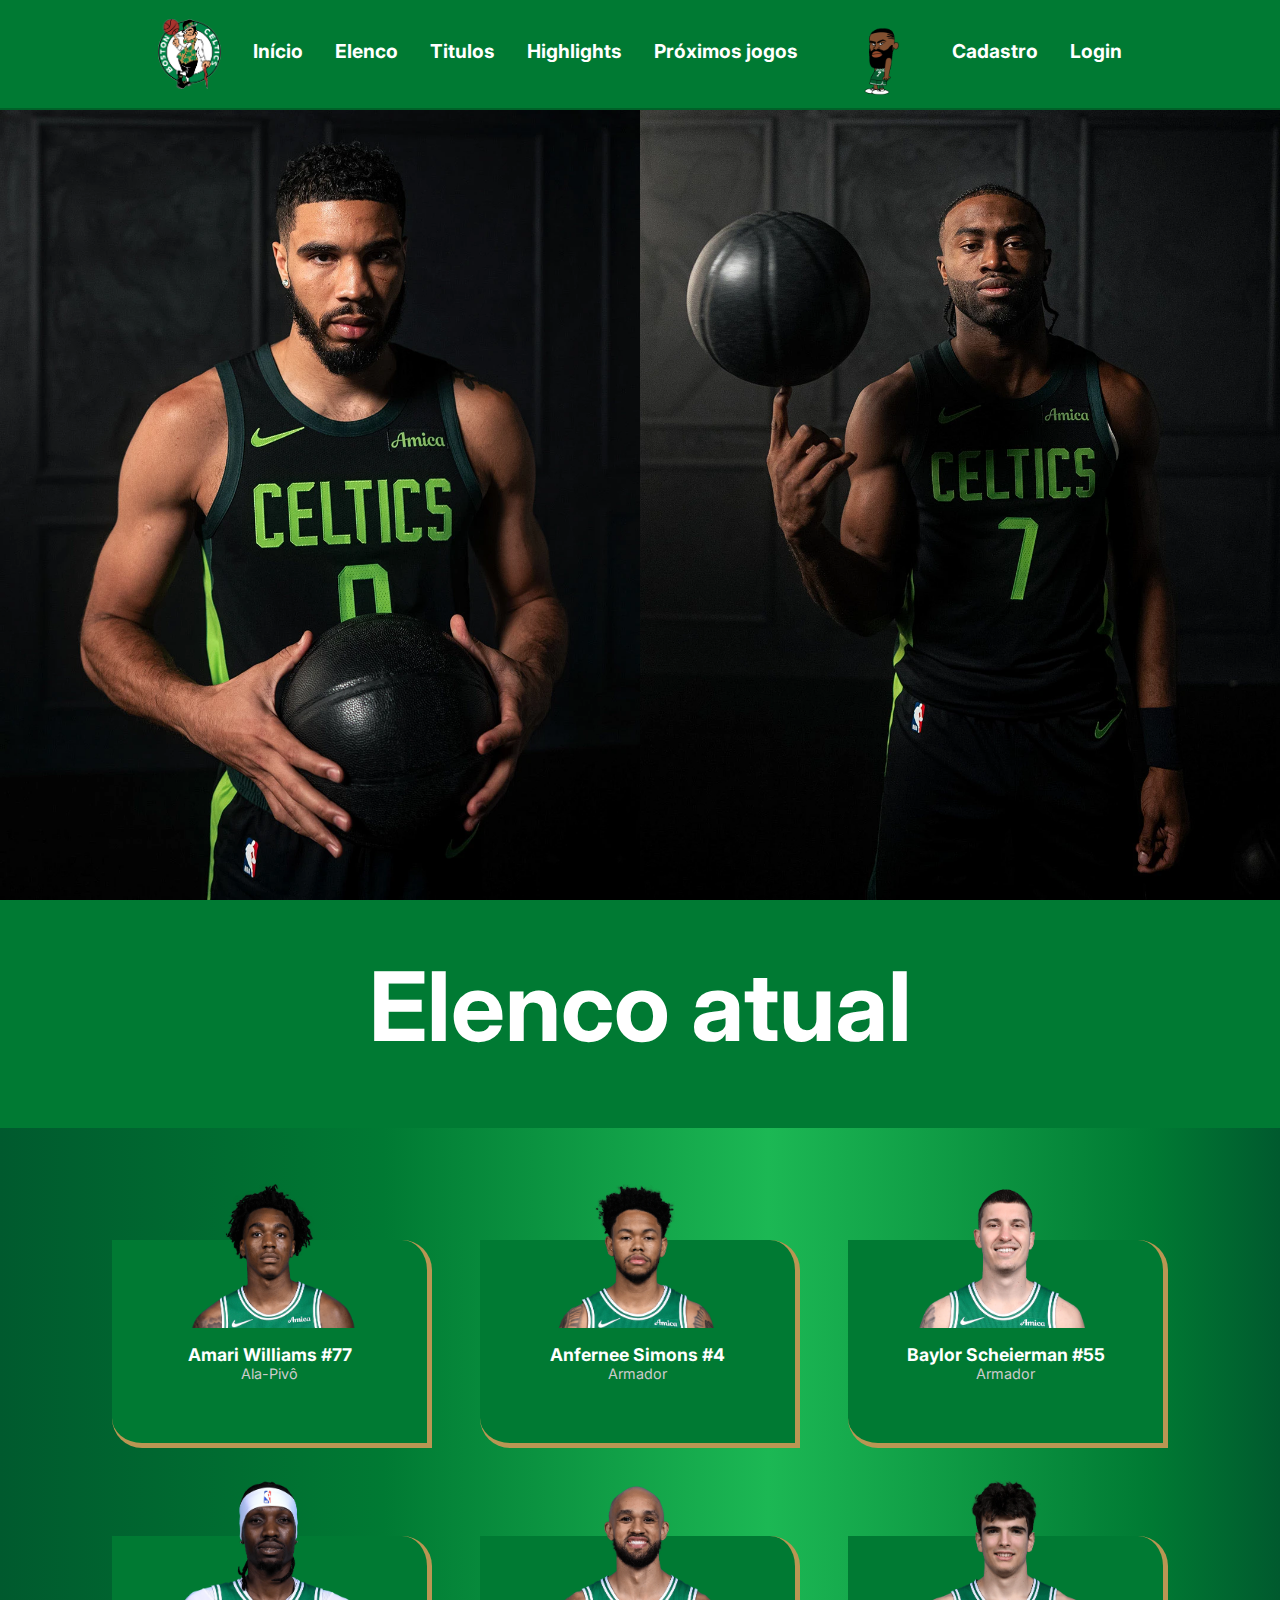
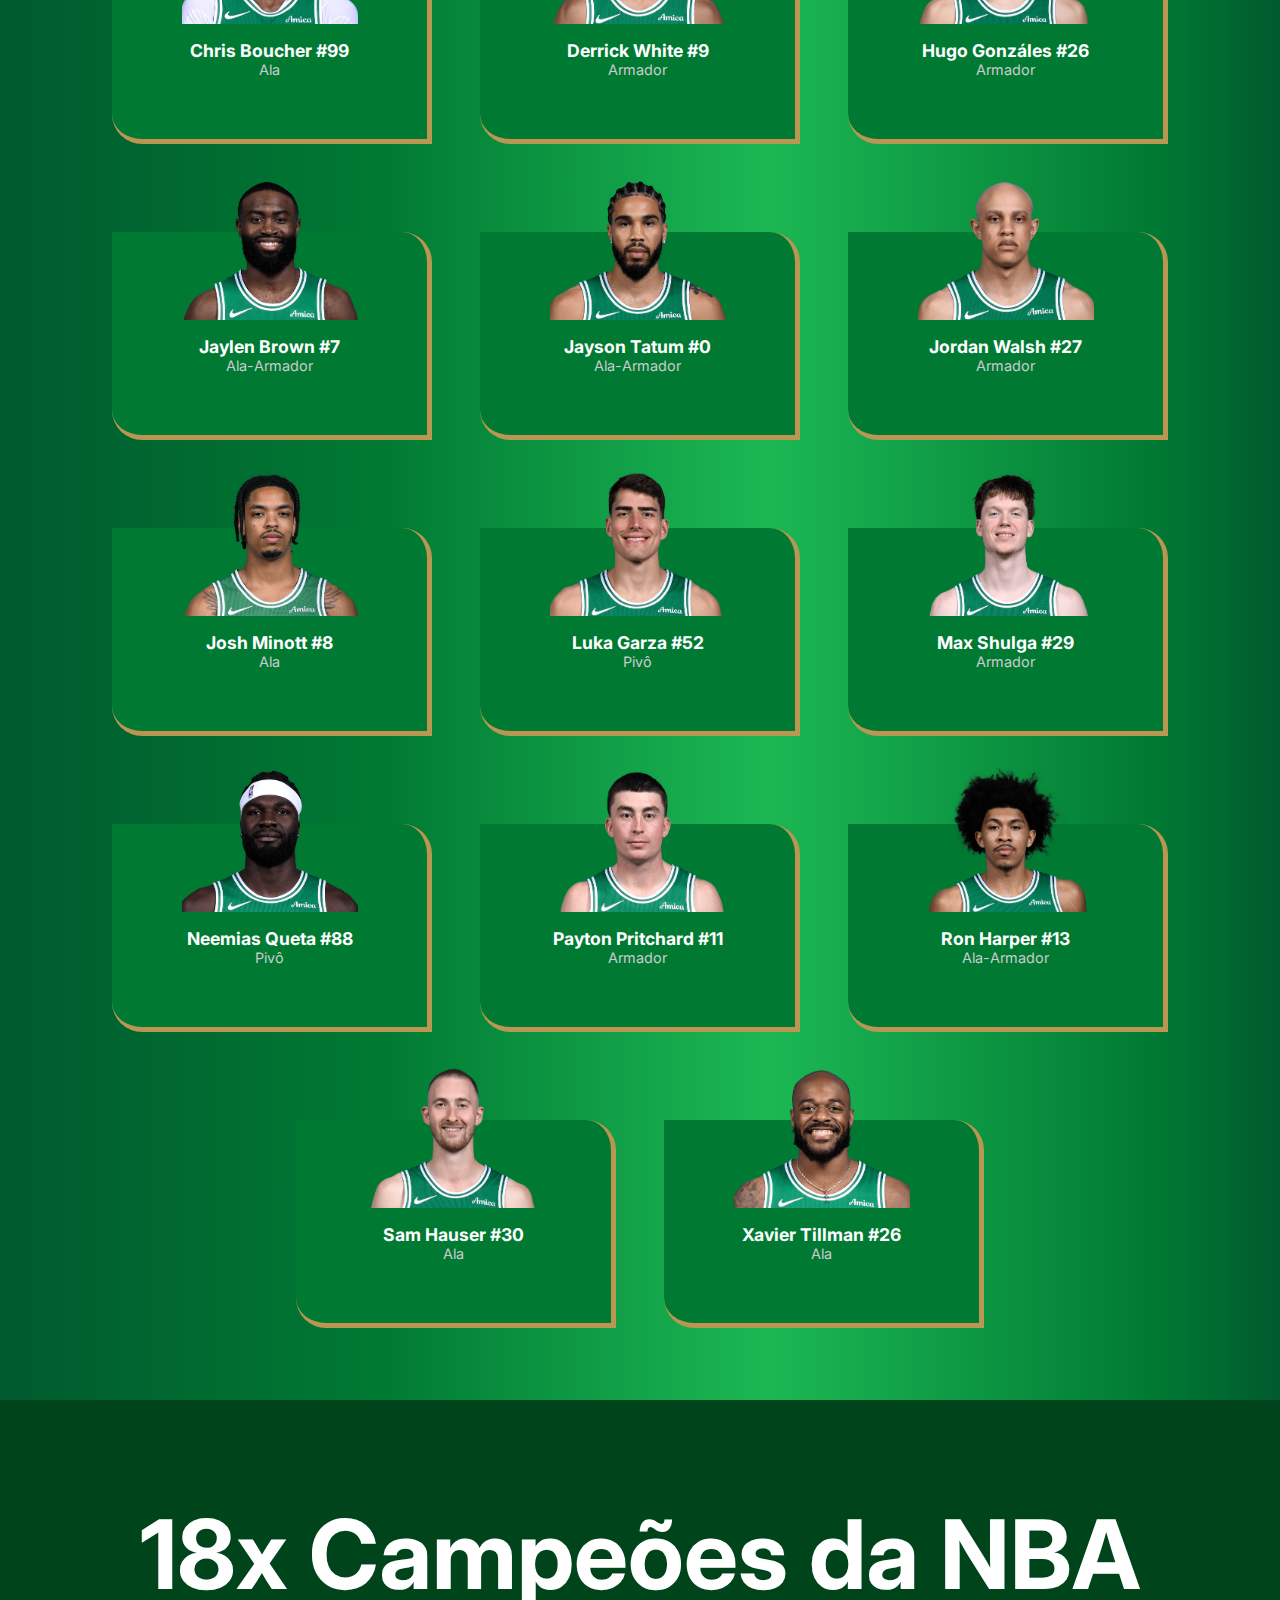
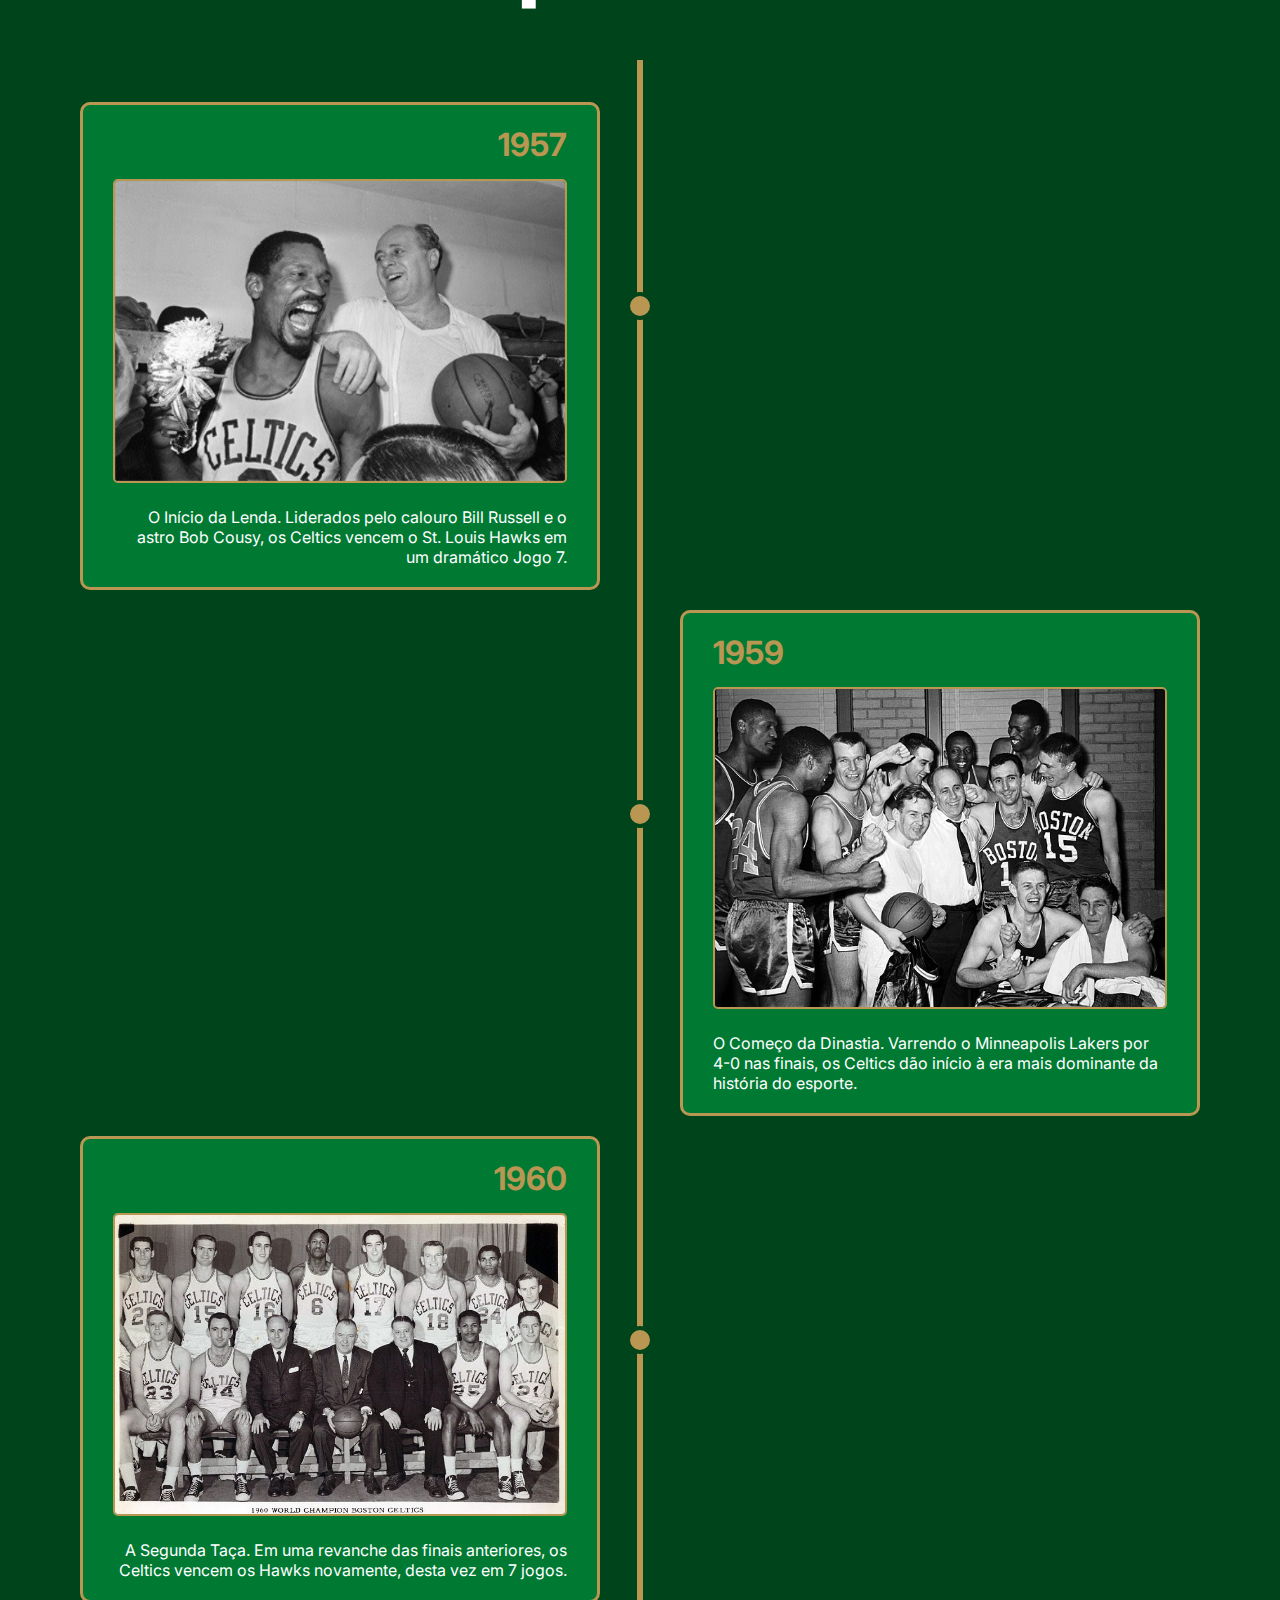
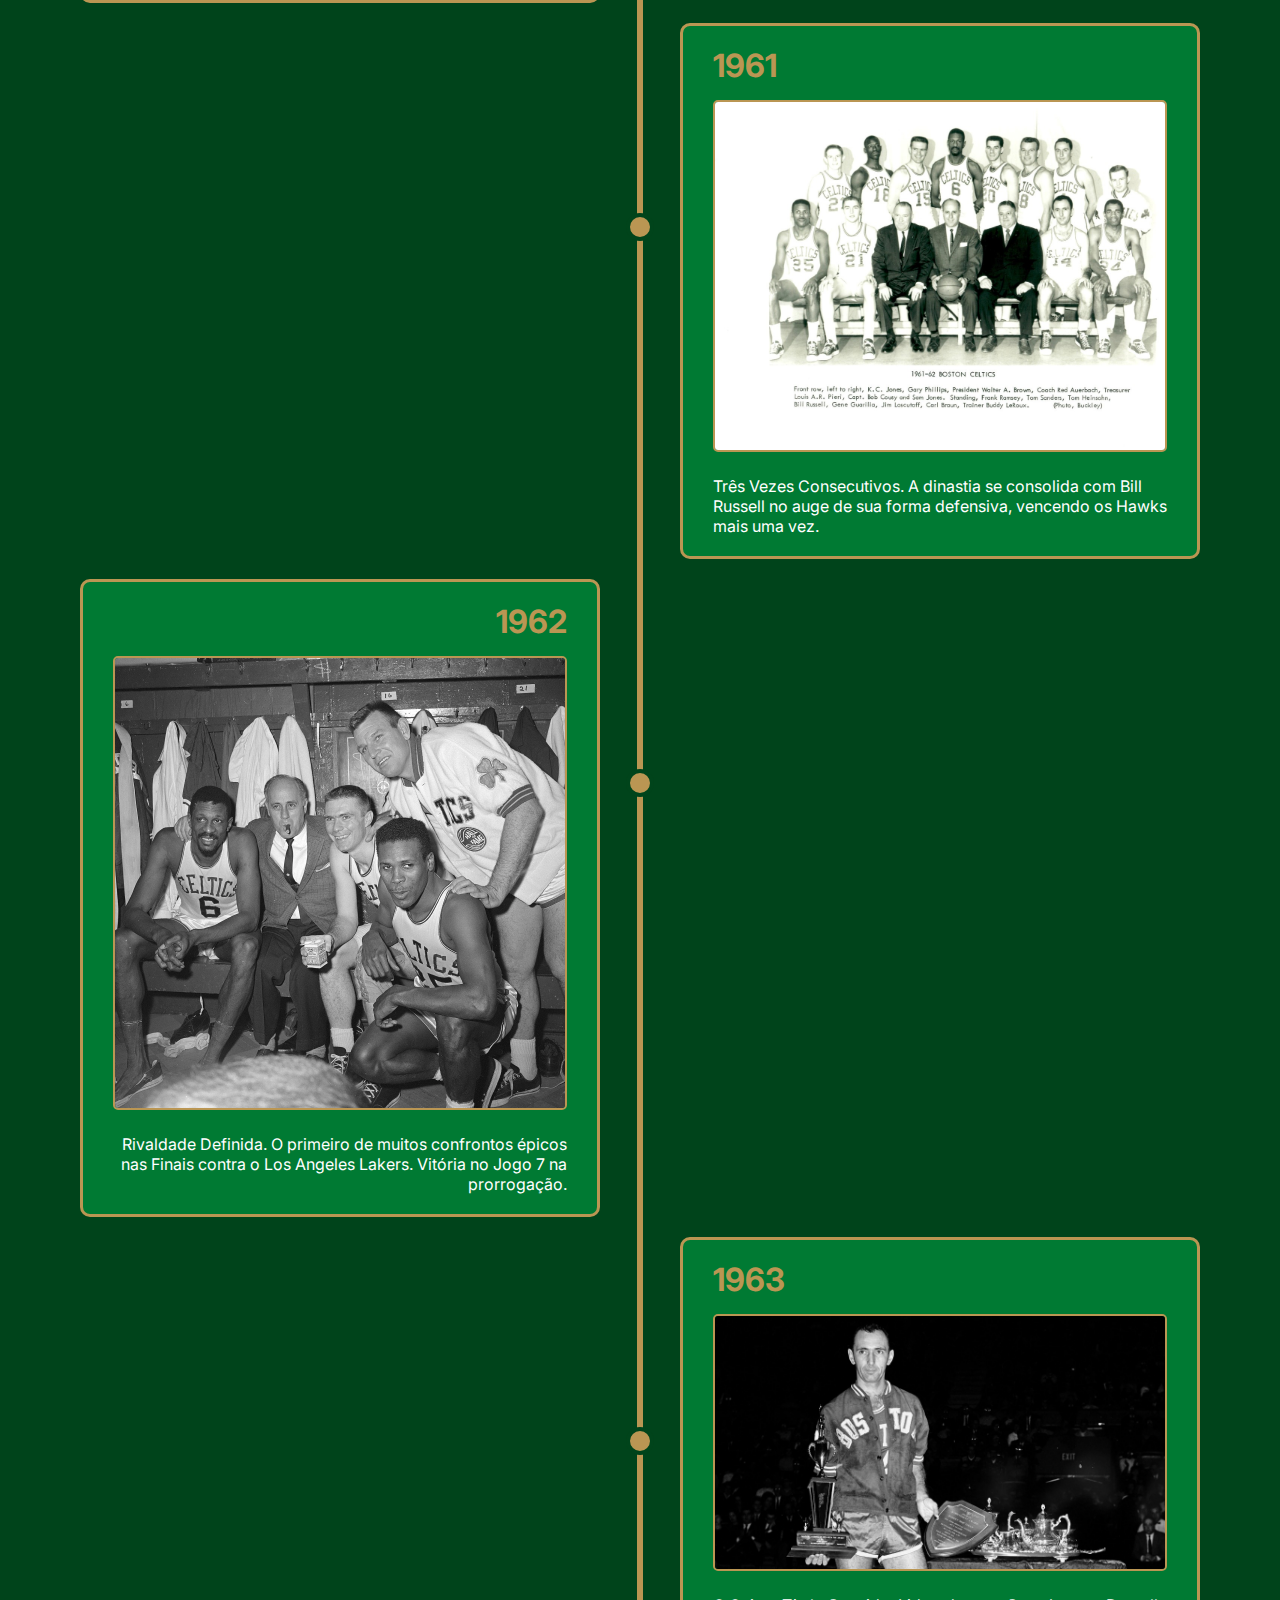
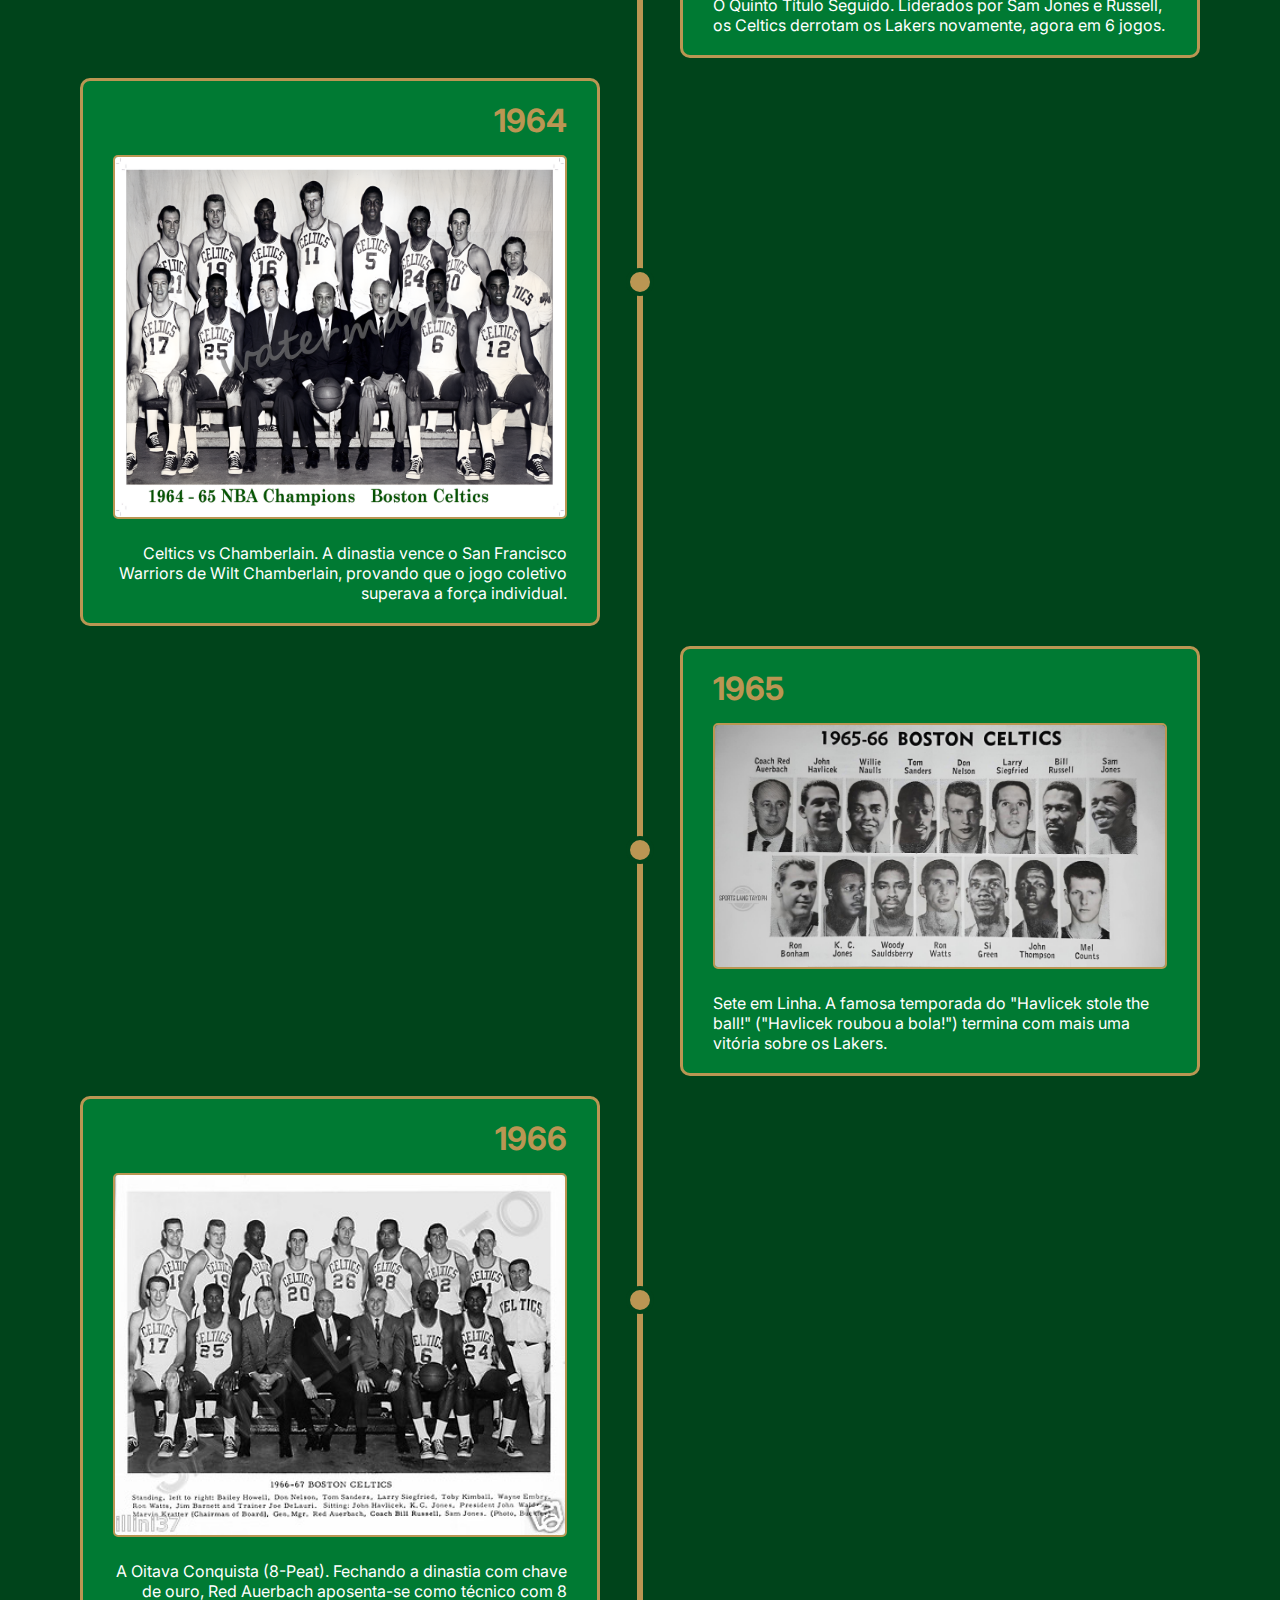
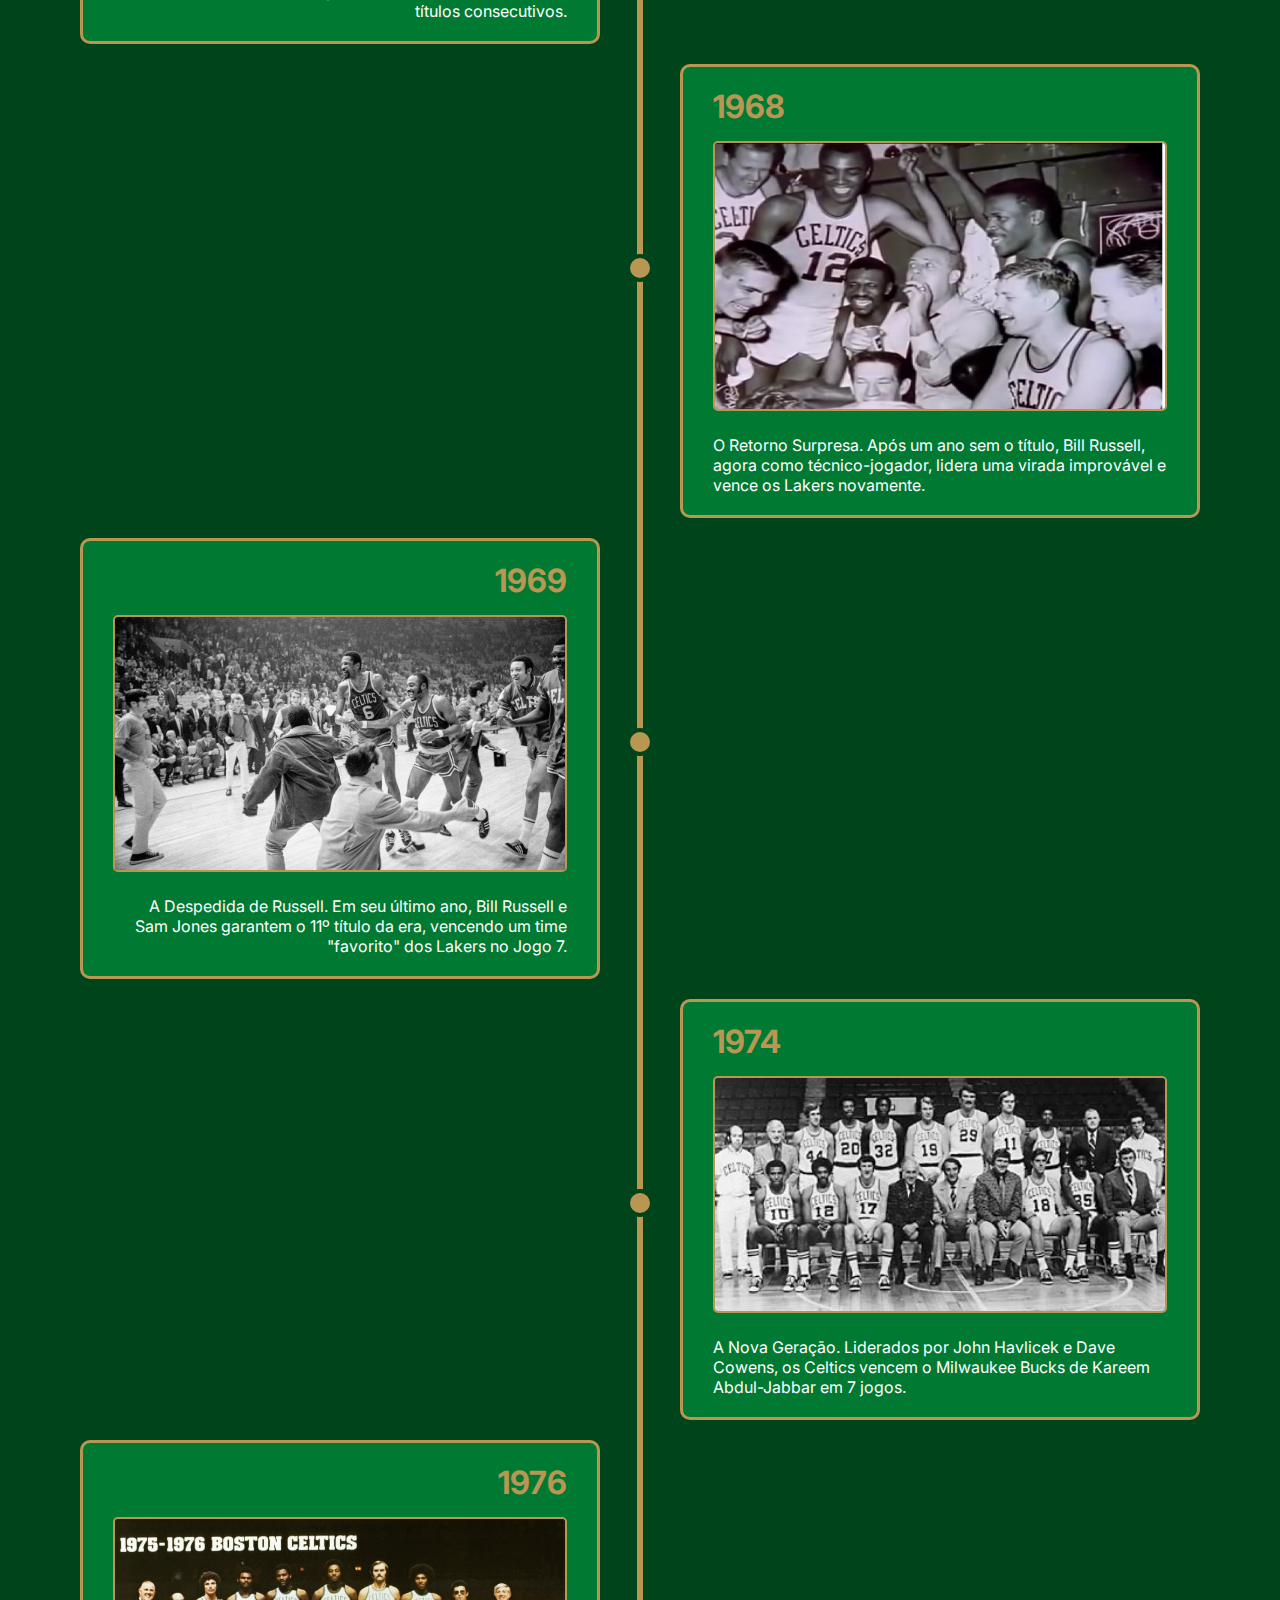
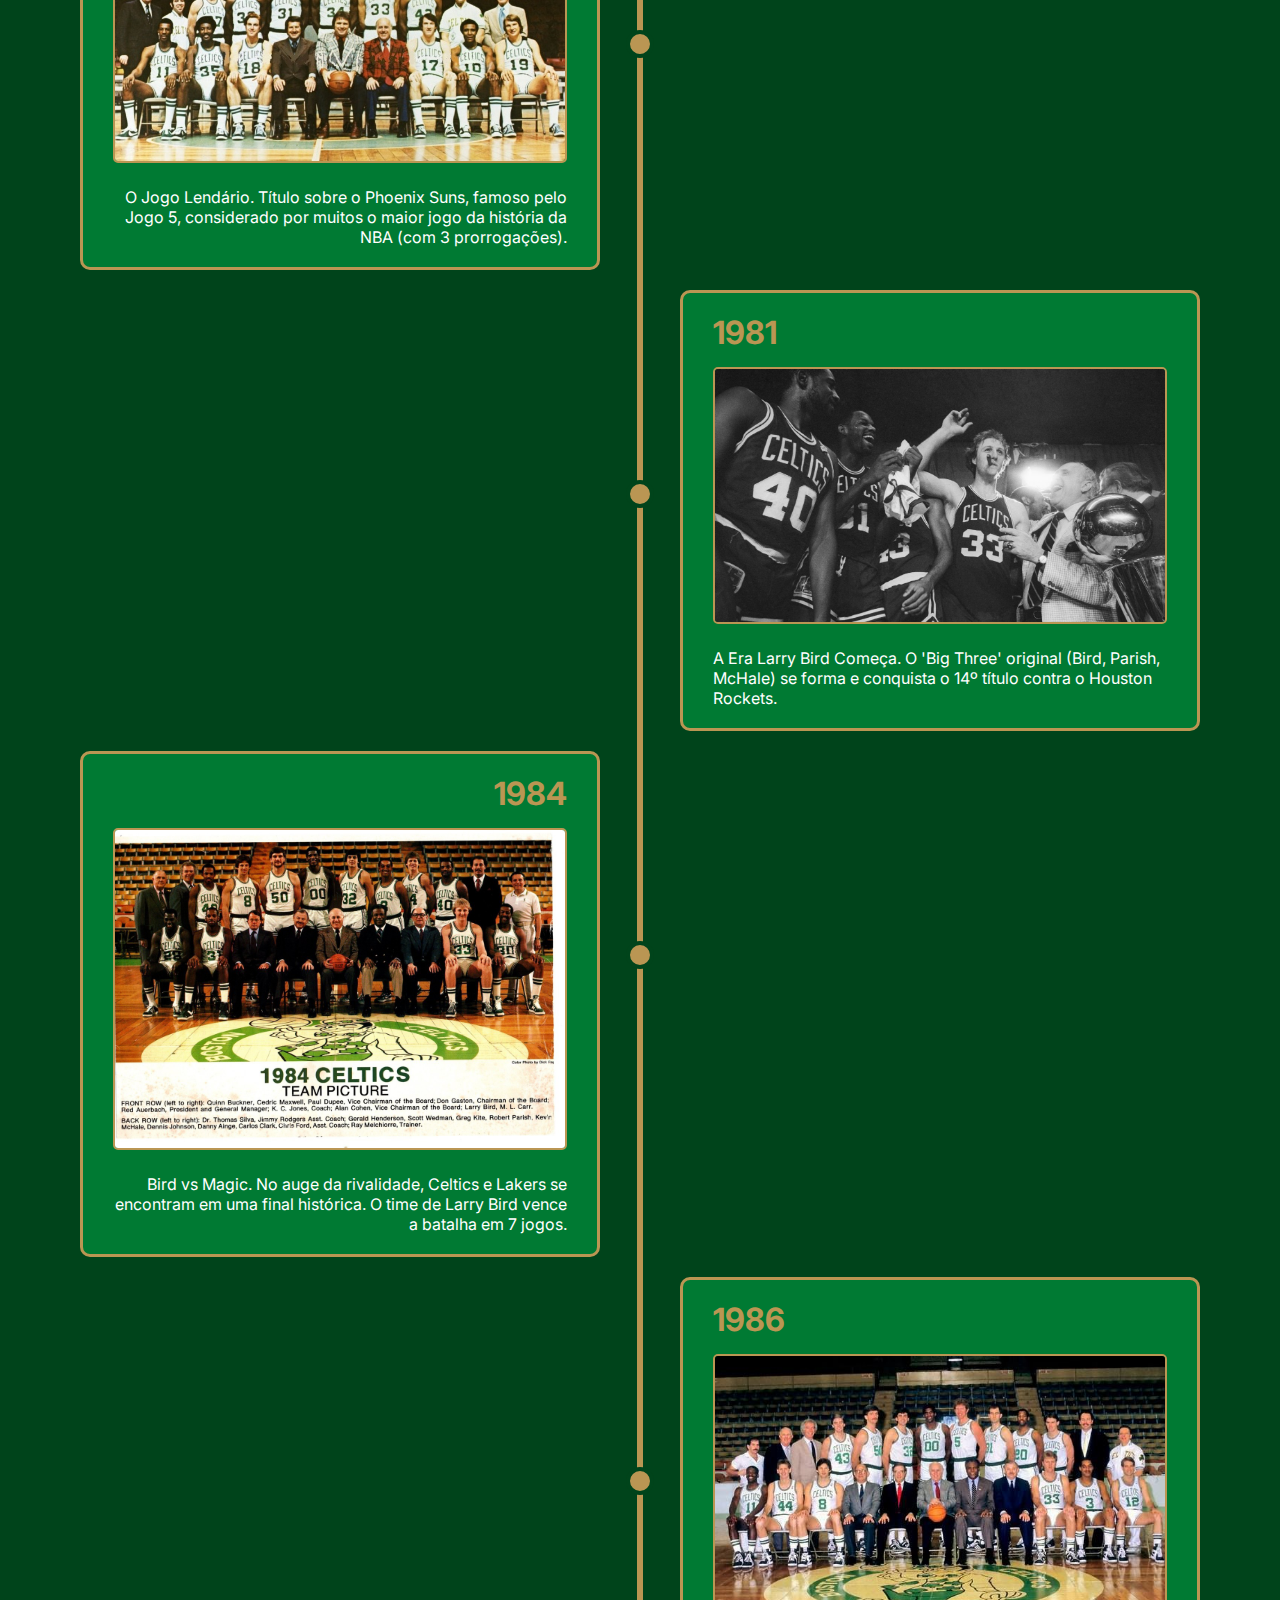
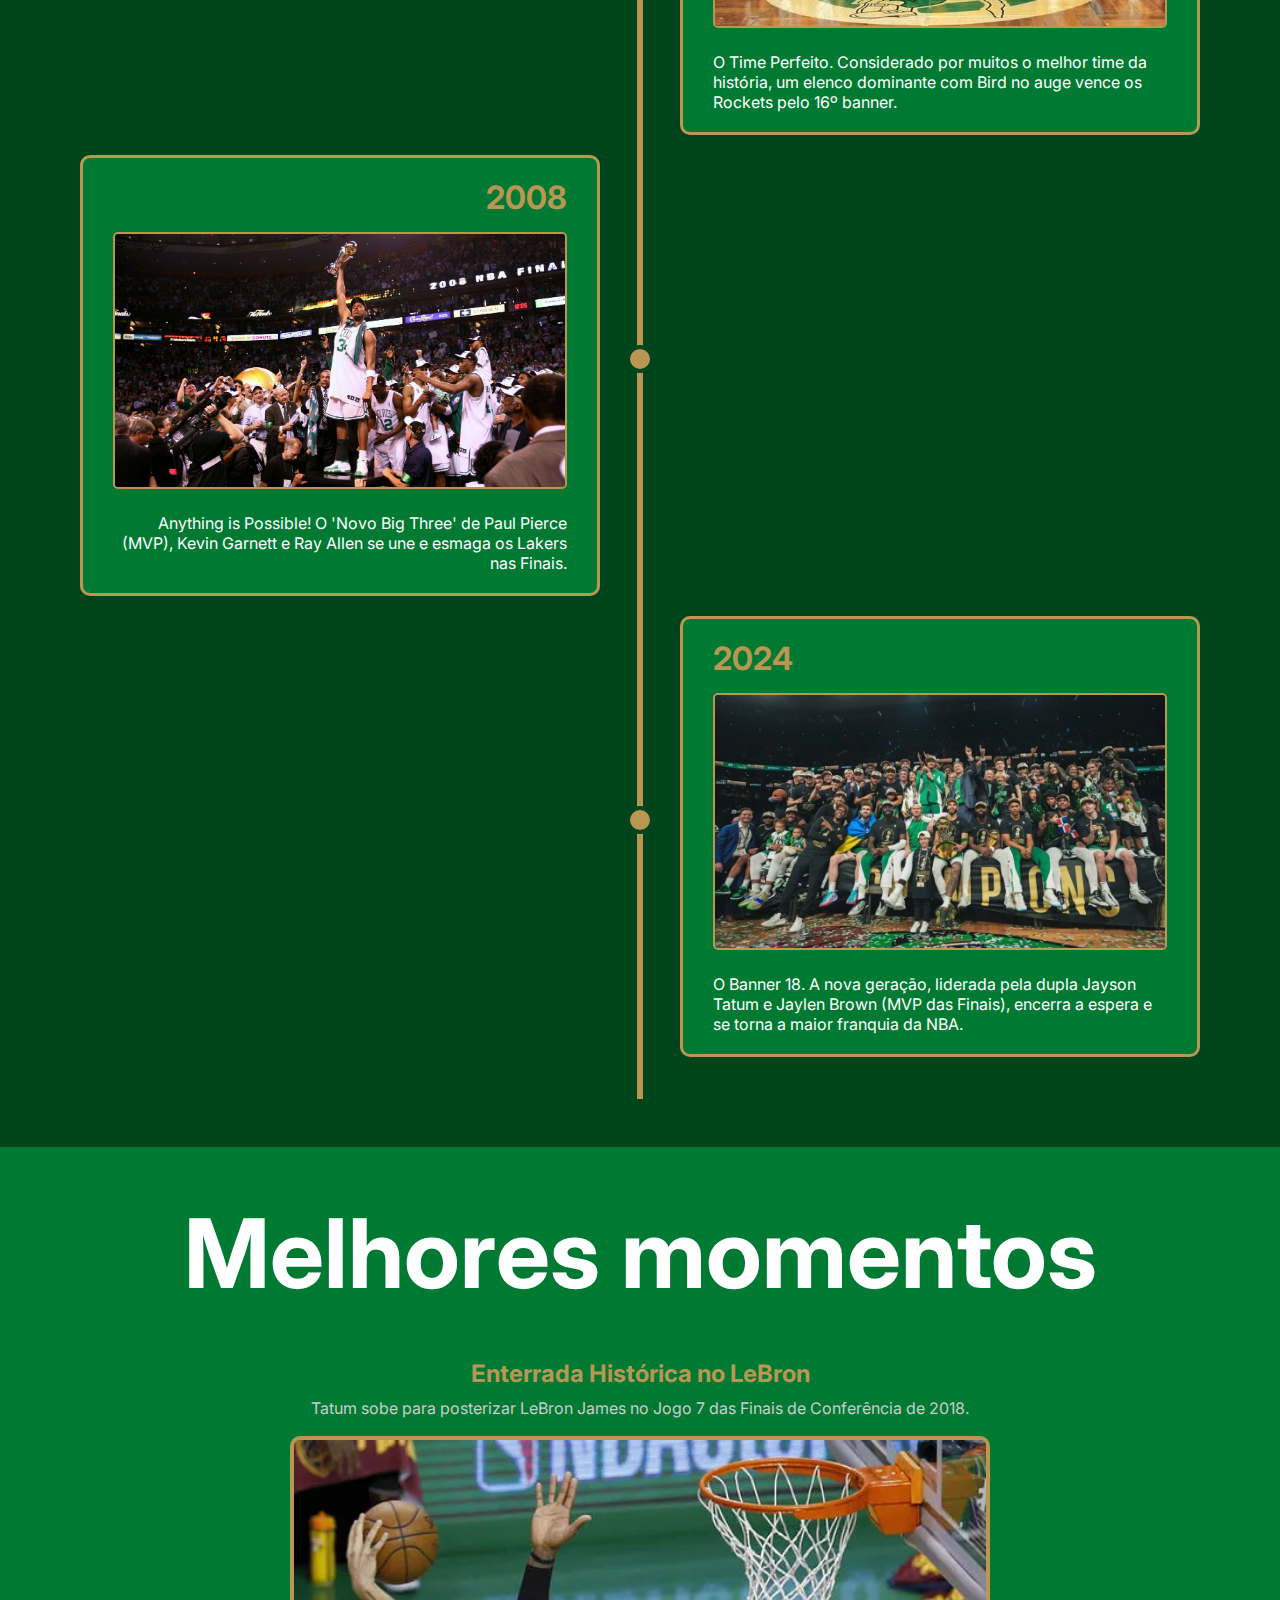
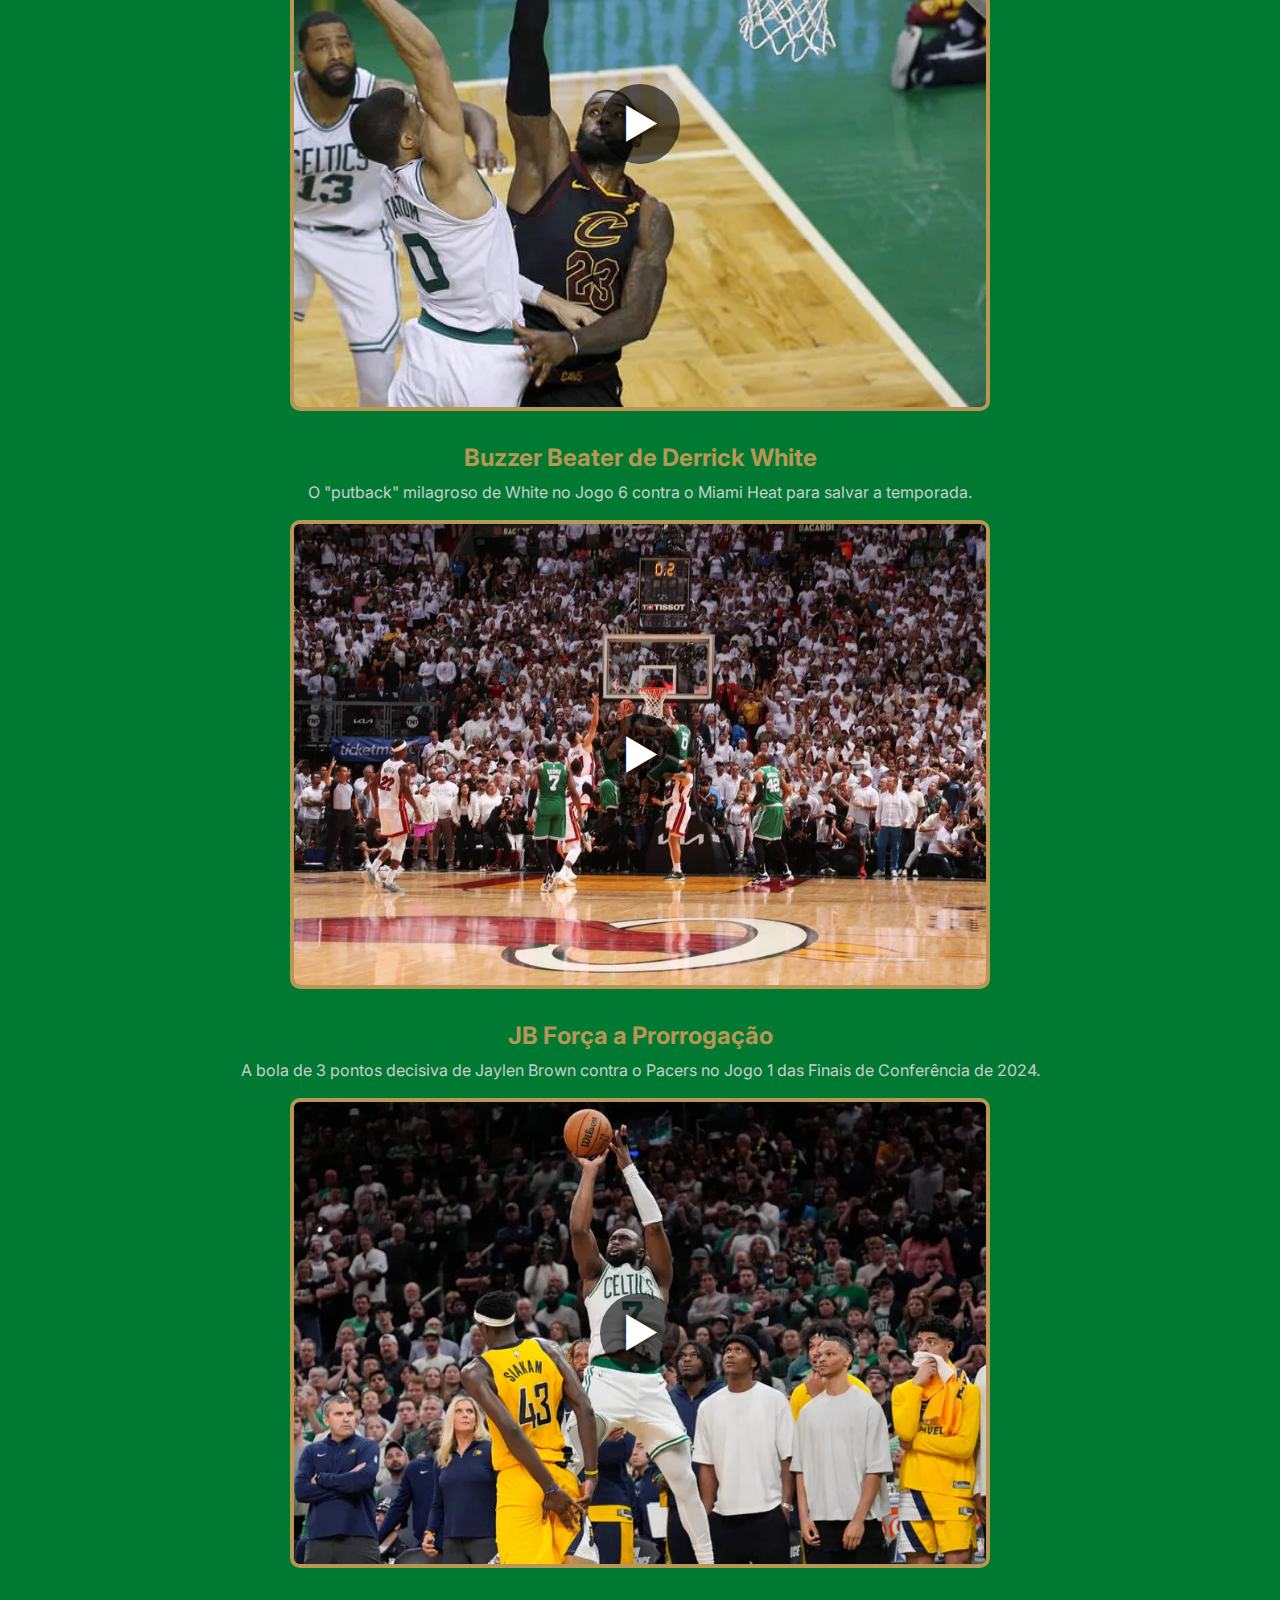
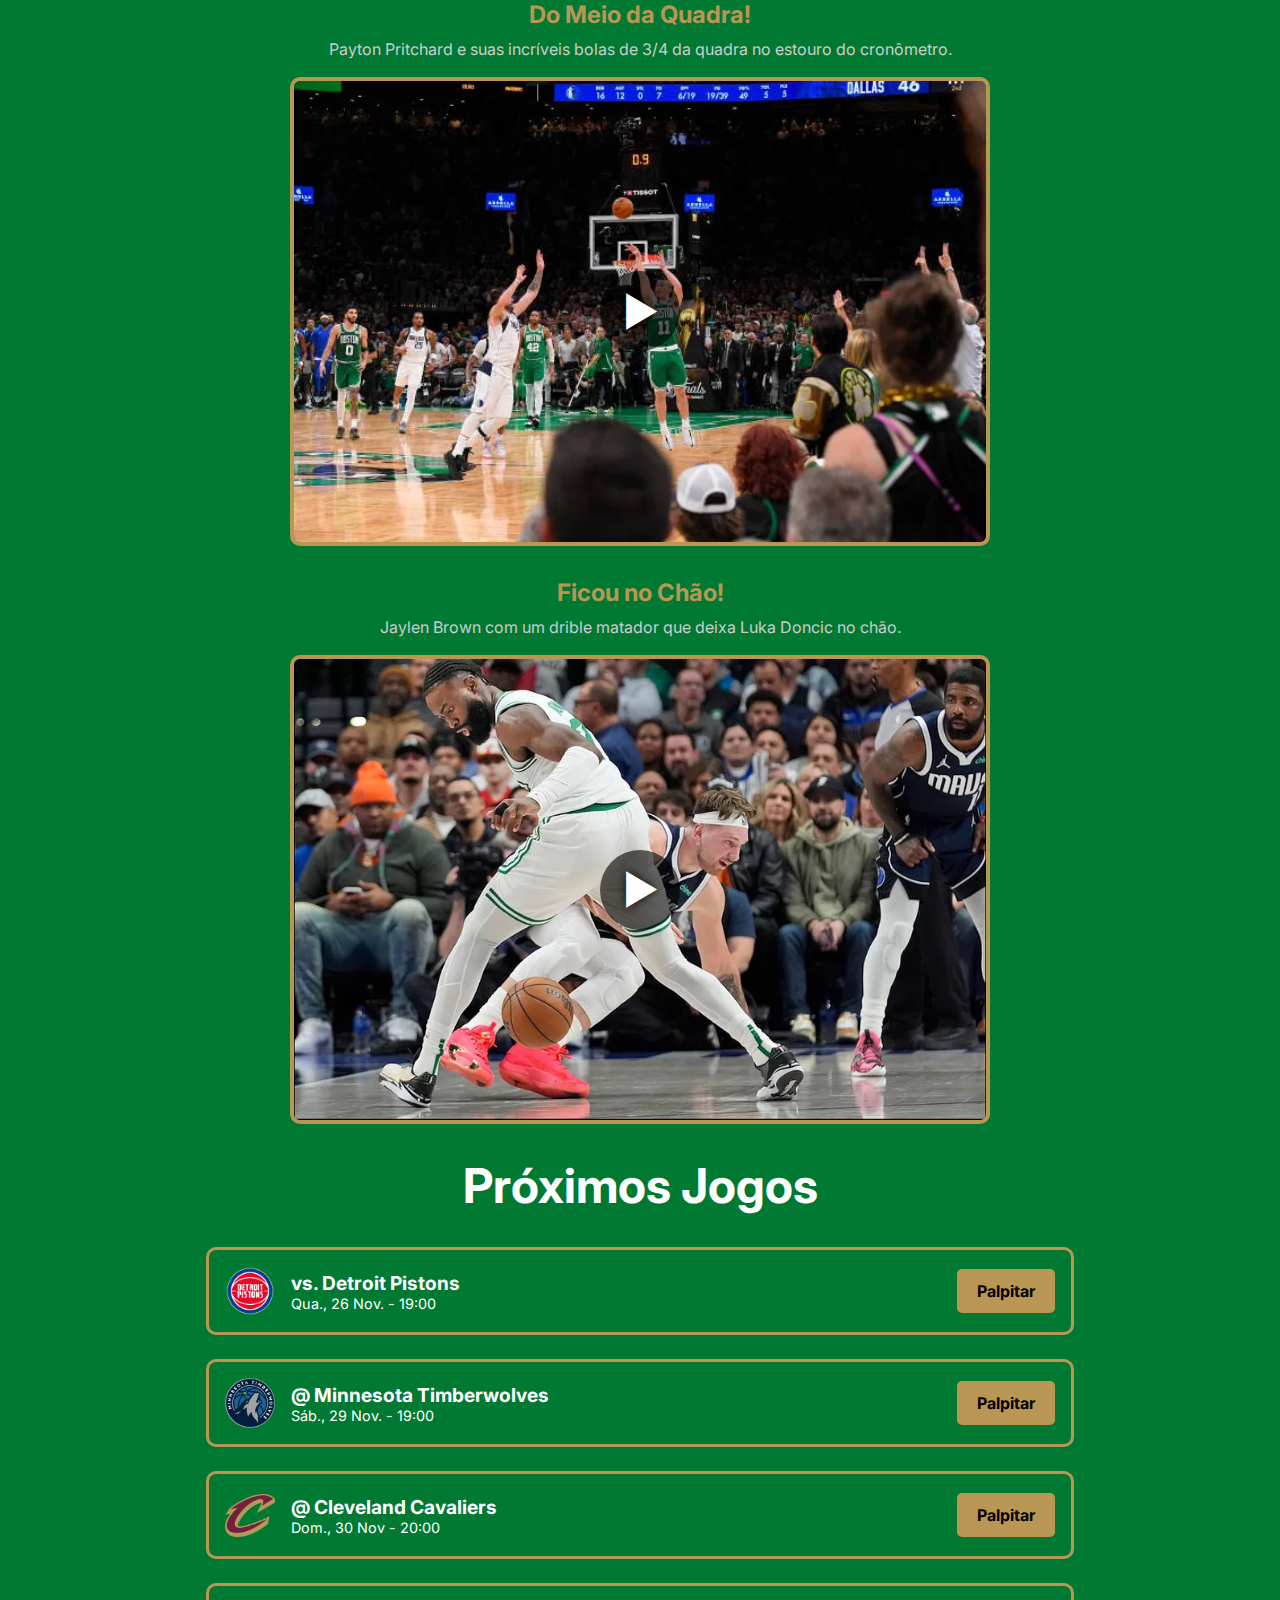
<file: Algoritmo/index.html>
<!DOCTYPE html>
<html lang="PT-BR">
  <head>
    <meta charset="UTF-8" />
    <meta name="viewport" content="width=device-width, initial-scale=1.0" />
    <link rel="preconnect" href="https://fonts.googleapis.com" />
    <link rel="preconnect" href="https://fonts.gstatic.com" crossorigin />
    <link
      href="https://fonts.googleapis.com/css2?family=Inter:ital,opsz,wght@0,14..32,100..900;1,14..32,100..900&display=swap"
      rel="stylesheet"
    />
    <title>Boston Celtics</title>
    <link rel="stylesheet" href="style.css" />
  </head>
  <body>
    <header class="header">
      <section class="header-section">
        <nav class="navbar">
          <a href="#inicio" class="logoC">
            <img src="img/LogoCeltics.png" height="70" alt="LogoCeltics" />
          </a>

          <a href="#inicio">Início</a>
          <a href="#elenco">Elenco</a>
          <a href="#titulos">Titulos</a>
          <a href="#highlights">Highlights</a>
          <a href="#nextgames">Próximos jogos</a>

          <img
            src="img/JaylenBrown GIF.gif"
            class="navbar-gif"
            alt="Jaylen Brown GIF"
          />

          <a href="#cadastro">Cadastro</a>
          <a href="login.html">Login</a>
        </nav>
      </section>
    </header>

    <section class="home-container" id="inicio">
      <div class="playerleft">
        <img src="img/TatumHome.webp" alt="Jayson Tatum" />
      </div>
      <div class="playerright">
        <img src="img/JaylenHome.webp" alt="Jaylen Brown" />
      </div>
    </section>

<section class="elenco" id="elenco">
  <h1 class="titulo">Elenco atual</h1>
  <div class="row">
    <a
      href="https://www.nba.com/player/1642873"
      target="_blank"
      class="card"
    >
      <img src="img/ELENCO/AmariWilliams.jpg" alt="Amari Williams" />
      <h2>Amari Williams #77</h2>
      <p>Ala-Pivô</p>
    </a>

    <a
      href="https://www.nba.com/player/1629014"
      target="_blank"
      class="card"
    >
      <img src="img/ELENCO/AnferneeSimons.jpg" alt="Anfernee Simons" />
      <h2>Anfernee Simons #4</h2>
      <p>Armador</p>
    </a>

    <a
      href="https://www.nba.com/player/1631248"
      target="_blank"
      class="card"
    >
      <img src="img/ELENCO/BaylorScheierman.jpg" alt="Baylor Scheierman" />
      <h2>Baylor Scheierman #55</h2>
      <p>Armador</p>
    </a>

    <a
      href="https://www.nba.com/player/1628449"
      target="_blank"
      class="card"
    >
      <img src="img/ELENCO/ChrisBoucher.jpg" alt="Chris Boucher" />
      <h2>Chris Boucher #99</h2>
      <p>Ala</p>
    </a>

    <a
      href="https://www.nba.com/player/1628401"
      target="_blank"
      class="card"
    >
      <img src="img/ELENCO/DerrickWhite.jpg" alt="Derrick White" />
      <h2>Derrick White #9</h2>
      <p>Armador</p>
    </a>

    <a href="https://www.nba.com/player/1642864" target="_blank" class="card">
      <img src="img/ELENCO/HugoGonzales.jpg" alt="Hugo Gonzales" />
      <h2>Hugo Gonzáles #26</h2>
      <p>Armador</p>
    </a>

    <a
      href="https://www.nba.com/player/1627759/jaylen-brown"
      target="_blank"
      class="card"
    >
      <img src="img/ELENCO/JaylenBrown.jpg" alt="Jaylen Brown" />
      <h2>Jaylen Brown #7</h2>
      <p>Ala-Armador</p>
    </a>

    <a
      href="https://www.nba.com/player/1628369"
      target="_blank"
      class="card"
    >
      <img src="img/ELENCO/JaysonTatum.jpg" alt="Jayson Tatum" />
      <h2>Jayson Tatum #0</h2>
      <p>Ala-Armador</p>
    </a>

    <a
      href="https://www.nba.com/player/1641775"
      target="_blank"
      class="card"
    >
      <img src="img/ELENCO/JordanWalsh.jpg" alt="Jordan Walsh" />
      <h2>Jordan Walsh #27</h2>
      <p>Armador</p>
    </a>

    <a
      href="https://www.nba.com/player/1631169"
      target="_blank"
      class="card"
    >
      <img src="img/ELENCO/JoshMinott.jpg" alt="Josh Minott" />
      <h2>Josh Minott #8</h2>
      <p>Ala</p>
    </a>

    <a
      href="https://www.nba.com/player/1630568"
      target="_blank"
      class="card"
    >
      <img src="img/ELENCO/LukaGarza.jpg" alt="Luka Garza" />
      <h2>Luka Garza #52</h2>
      <p>Pivô</p>
    </a>

    <a
      href="https://www.nba.com/player/1642917"
      target="_blank"
      class="card"
    >
      <img src="img/ELENCO/MaxShulga.jpg" alt="Max Shulga" />
      <h2>Max Shulga #29</h2>
      <p>Armador</p>
    </a>

    <a
      href="https://www.nba.com/player/1629674"
      target="_blank"
      class="card"
    >
      <img src="img/ELENCO/NeemiasQueta.jpg" alt="Neemias Queta" />
      <h2>Neemias Queta #88</h2>
      <p>Pivô</p>
    </a>

    <a
      href="https://www.nba.com/player/1630202"
      target="_blank"
      class="card"
    >
      <img src="img/ELENCO/PaytonPritchard.jpg" alt="Payton Pritchard" />
      <h2>Payton Pritchard #11</h2>
      <p>Armador</p>
    </a>

    <a
      href="https://www.nba.com/player/1631199"
      target="_blank"
      class="card"
    >
      <img src="img/ELENCO/RonHarper.jpg" alt="Ron Harper" />
      <h2>Ron Harper #13</h2>
      <p>Ala-Armador</p>
    </a> 

    <a
      href="https://www.nba.com/player/1630573"
      target="_blank"
      class="card"
    >
      <img src="img/ELENCO/SamHauser.jpg" alt="Sam Hauser" />
      <h2>Sam Hauser #30</h2>
      <p>Ala</p>
    </a>

    <a
      href="https://www.nba.com/player/1630214"
      target="_blank"
      class="card"
    >
      <img src="img/ELENCO/XavierTillman.jpg" alt="Xavier Tillman" />
      <h2>Xavier Tillman #26</h2>
      <p>Ala</p>
    </a>
  </div>
<section class="titulos-section" id="titulos">
  <h1 class="titulo">18x Campeões da NBA</h1>
  <div class="timeline-container">
      <div class="timeline-event left">
        <div class="timeline-content">
          <h2>1957</h2>
          <img src="img/titulos/1957.jpg"> <p>O Início da Lenda. Liderados pelo calouro Bill Russell e o astro Bob Cousy, 
            os Celtics vencem o St. Louis Hawks em um dramático Jogo 7.</p>
        </div>
      </div>
      <div class="timeline-event right">
        <div class="timeline-content">
          <h2>1959</h2>
          <img src="img/titulos/1959.jpg"> <p>O Começo da Dinastia. Varrendo o Minneapolis Lakers por 4-0 nas finais, 
            os Celtics dão início à era mais dominante da história do esporte.</p>
        </div>
      </div>
      <div class="timeline-event left">
        <div class="timeline-content">
          <h2>1960</h2>
          <img src="img/titulos/1960.jpg"> <p>A Segunda Taça. Em uma revanche das finais anteriores, 
            os Celtics vencem os Hawks novamente, desta vez em 7 jogos.</p>
        </div>
      </div>
      <div class="timeline-event right">
      <div class="timeline-content">
        <h2>1961</h2>
        <img src="img/titulos/1961.jpg">
        <p>
          Três Vezes Consecutivos. A dinastia se consolida com Bill Russell no
          auge de sua forma defensiva, vencendo os Hawks mais uma vez.
        </p>
      </div>
    </div>

        <div class="timeline-event left">
      <div class="timeline-content">
        <h2>1962</h2>
        <img src="img/titulos/1962.jpg">
        <p>
          Rivaldade Definida. O primeiro de muitos confrontos épicos nas Finais
          contra o Los Angeles Lakers. Vitória no Jogo 7 na prorrogação.
        </p>
      </div>
    </div>

        <div class="timeline-event right">
      <div class="timeline-content">
        <h2>1963</h2>
        <img src="img/titulos/1963.jpg">
        <p>O Quinto Título Seguido. Liderados por Sam Jones e Russell, os Celtics derrotam os Lakers novamente, agora em 6 jogos.</p>
      </div>
    </div>

        <div class="timeline-event left">
      <div class="timeline-content">
        <h2>1964</h2>
        <img src="img/titulos/1964.jpg">
        <p>
          Celtics vs Chamberlain. A dinastia vence o San Francisco Warriors de
          Wilt Chamberlain, provando que o jogo coletivo superava a força
          individual.
        </p>
      </div>
    </div>

        <div class="timeline-event right">
      <div class="timeline-content">
        <h2>1965</h2>
        <img src="img/titulos/1965.jpg">
        <p>
          Sete em Linha. A famosa temporada do "Havlicek stole the ball!"
          ("Havlicek roubou a bola!") termina com mais uma vitória sobre os
          Lakers.
        </p>
      </div>
    </div>

        <div class="timeline-event left">
      <div class="timeline-content">
        <h2>1966</h2>
        <img src="img/titulos/1966.jpg">
        <p>
          A Oitava Conquista (8-Peat). Fechando a dinastia com chave de ouro, Red
          Auerbach aposenta-se como técnico com 8 títulos consecutivos.
        </p>
      </div>
    </div>

    
    <div class="timeline-event right">
      <div class="timeline-content">
        <h2>1968</h2>
        <img src="img/titulos/1968.jpg">
        <p>
          O Retorno Surpresa. Após um ano sem o título, Bill Russell, agora como
          técnico-jogador, lidera uma virada improvável e vence os Lakers
          novamente.
        </p>
      </div>
    </div>

    
    <div class="timeline-event left">
      <div class="timeline-content">
        <h2>1969</h2>
        <img src="img/titulos/1969.jpg">
        <p>
          A Despedida de Russell. Em seu último ano, Bill Russell e Sam Jones
          garantem o 11º título da era, vencendo um time "favorito" dos Lakers no
          Jogo 7.
        </p>
      </div>
    </div>

    
    <div class="timeline-event right">
      <div class="timeline-content">
        <h2>1974</h2>
        <img src="img/titulos/1974.jpg">
        <p>
          A Nova Geração. Liderados por John Havlicek e Dave Cowens, os Celtics
          vencem o Milwaukee Bucks de Kareem Abdul-Jabbar em 7 jogos.
        </p>
      </div>
    </div>

    
    <div class="timeline-event left">
      <div class="timeline-content">
        <h2>1976</h2>
        <img src="img/titulos/1976.jpg">
        <p>
          O Jogo Lendário. Título sobre o Phoenix Suns, famoso pelo Jogo 5,
          considerado por muitos o maior jogo da história da NBA (com 3
          prorrogações).
        </p>
      </div>
    </div>

    
    <div class="timeline-event right">
      <div class="timeline-content">
        <h2>1981</h2>
        <img src="img/titulos/1981.jpg">
        <p>
          A Era Larry Bird Começa. O 'Big Three' original (Bird, Parish, McHale)
          se forma e conquista o 14º título contra o Houston Rockets.
        </p>
      </div>
    </div>

    
    <div class="timeline-event left">
      <div class="timeline-content">
        <h2>1984</h2>
        <img src="img/titulos/1984.jpg">
        <p>
          Bird vs Magic. No auge da rivalidade, Celtics e Lakers se encontram em
          uma final histórica. O time de Larry Bird vence a batalha em 7 jogos.
        </p>
      </div>
    </div>

    
    <div class="timeline-event right">
      <div class="timeline-content">
        <h2>1986</h2>
        <img src="img/titulos/1986.jpg">
        <p>
          O Time Perfeito. Considerado por muitos o melhor time da história, um
          elenco dominante com Bird no auge vence os Rockets pelo 16º banner.
        </p>
      </div>
    </div>

    
    <div class="timeline-event left">
      <div class="timeline-content">
        <h2>2008</h2>
        <img src="img/titulos/2008.jpg">
        <p>
          Anything is Possible! O 'Novo Big Three' de Paul Pierce (MVP), Kevin
          Garnett e Ray Allen se une e esmaga os Lakers nas Finais.
        </p>
      </div>
    </div>

    
    <div class="timeline-event right">
      <div class="timeline-content">
        <h2>2024</h2>
        <img src="img/titulos/2024.jpg">
        <p>
          O Banner 18. A nova geração, liderada pela dupla Jayson Tatum e Jaylen
          Brown (MVP das Finais), encerra a espera e se torna a maior franquia
          da NBA.
        </p>
      </div>
    </div>
  </div>
</section> 
<section class="highlights-section" id="highlights">
  <h1 class="titulo">Melhores momentos</h1>

  <div class="highlights-wrapper">

    <h2 class="video-titulo">Enterrada Histórica no LeBron</h2>
    <p class="video-descricao">
      Tatum sobe para posterizar LeBron James no Jogo 7 das Finais de Conferência de 2018.
    </p>
    <a href="https://www.youtube.com/watch?v=JOrhz5iwv_o" target="_blank" class="highlight-card">
      <img src="img/thumbs/TatumDunkLJ.jpg" alt="Tatum dunk on LeBron">
      <div class="play-icon">►</div>
    </a>

    <h2 class="video-titulo">Buzzer Beater de Derrick White</h2>
    <p class="video-descricao">
      O "putback" milagroso de White no Jogo 6 contra o Miami Heat para salvar a temporada.
    </p>
    <a href="https://www.youtube.com/watch?v=ASsKgkBsQs4" target="_blank" class="highlight-card">
      <img src="img/thumbs/WhiteBB.jpg" alt="Derrick White buzzer beater">
      <div class="play-icon">►</div>
    </a>

    <h2 class="video-titulo">JB Força a Prorrogação</h2>
    <p class="video-descricao">
      A bola de 3 pontos decisiva de Jaylen Brown contra o Pacers no Jogo 1 das Finais de Conferência de 2024.
    </p>
    <a href="https://www.youtube.com/watch?v=gv6oj3aUyNk" target="_blank" class="highlight-card">
      <img src="img/thumbs/JbForceOT.jpg" alt="Jaylen forces Overtime">
      <div class="play-icon">►</div>
    </a>

    <h2 class="video-titulo">Do Meio da Quadra!</h2>
    <p class="video-descricao">
      Payton Pritchard e suas incríveis bolas de 3/4 da quadra no estouro do cronômetro.
    </p>
    <a href="https://www.youtube.com/watch?v=PP2p3m-7PWw" target="_blank" class="highlight-card">
      <img src="img/thumbs/PpHalfCourt.jpg" alt="Payton hits a half court shot">
      <div class="play-icon">►</div>
    </a>

    <h2 class="video-titulo">Ficou no Chão!</h2>
    <p class="video-descricao">
      Jaylen Brown com um drible matador que deixa Luka Doncic no chão.
    </p>
    <a href="https://www.youtube.com/watch?v=qWDV7cBjsJw" target="_blank" class="highlight-card">
      <img src="img/thumbs/JbAnkle.jpg" alt="Ankle breaker against Luka Doncic">
      <div class="play-icon">►</div>
    </a>
  </div> 
</section>

  <section class="Jogos" id="nextgames">
  <div class="jogos-wrapper">
     <h1>Próximos Jogos</h1>
  <div class="jogo-card">
    <img src="img/LogoAdv/PistonsLogo.png" alt="Detroit Pistons" class="oponente-logo">
    <div class="jogo-info">
      <h3>vs. Detroit Pistons</h3> 
      <p>Qua., 26 Nov. - 19:00</p>
    </div>
    <a href="login.html" class="palpite-btn">Palpitar</a>
  </div>

  <div class="jogo-card">
    <img src="img/LogoAdv/WolvesLogo.png" alt="Minnesota Timberwolves" class="oponente-logo">
    <div class="jogo-info">
      <h3>@ Minnesota Timberwolves</h3>
      <p>Sáb., 29 Nov. - 19:00</p>
    </div>
    <a href="login.html" class="palpite-btn">Palpitar</a>
  </div>

  <div class="jogo-card">
    <img src="img/LogoAdv/ClevelandLogo.png" alt="Cleveland Cavaliers" class="oponente-logo">
    <div class="jogo-info">
      <h3>@ Cleveland Cavaliers</h3>
      <p>Dom., 30 Nov - 20:00</p>
    </div>
    <a href="login.html" class="palpite-btn">Palpitar</a>
  </div> <div class="jogo-card">
    <img src="img/LogoAdv/KnicksLogo.png" alt="New York Knicks" class="oponente-logo">
    <div class="jogo-info">
      <h3>vs. New York Knicks</h3>
      <p>Ter., 2 Dez. - 22:00</p>
    </div>
    <a href="login.html" class="palpite-btn">Palpitar</a>
  </div>

  <div class="jogo-card">
    <img src="img/LogoAdv/WizardsLogo.png" alt="Washington Wizards" class="oponente-logo">
    <div class="jogo-info">
      <h3>@ Washington Wizards</h3>
      <p>Qui., 4 Dez. - 21:00</p>
    </div>
    <a href="login.html" class="palpite-btn">Palpitar</a>
  </div>

  <div class="jogo-card">
    <img src="img/LogoAdv/LakersLogo.png" alt="Los Angeles Lakers" class="oponente-logo">
    <div class="jogo-info">
      <h3>vs. Los Angeles Lakers</h3>
      <p>Sex., 5 Dez. - 21:00</p>
    </div>
    <a href="login.html" class="palpite-btn">Palpitar</a>
  </div>
</div>
 </section>
  </body>
</html>
</file>
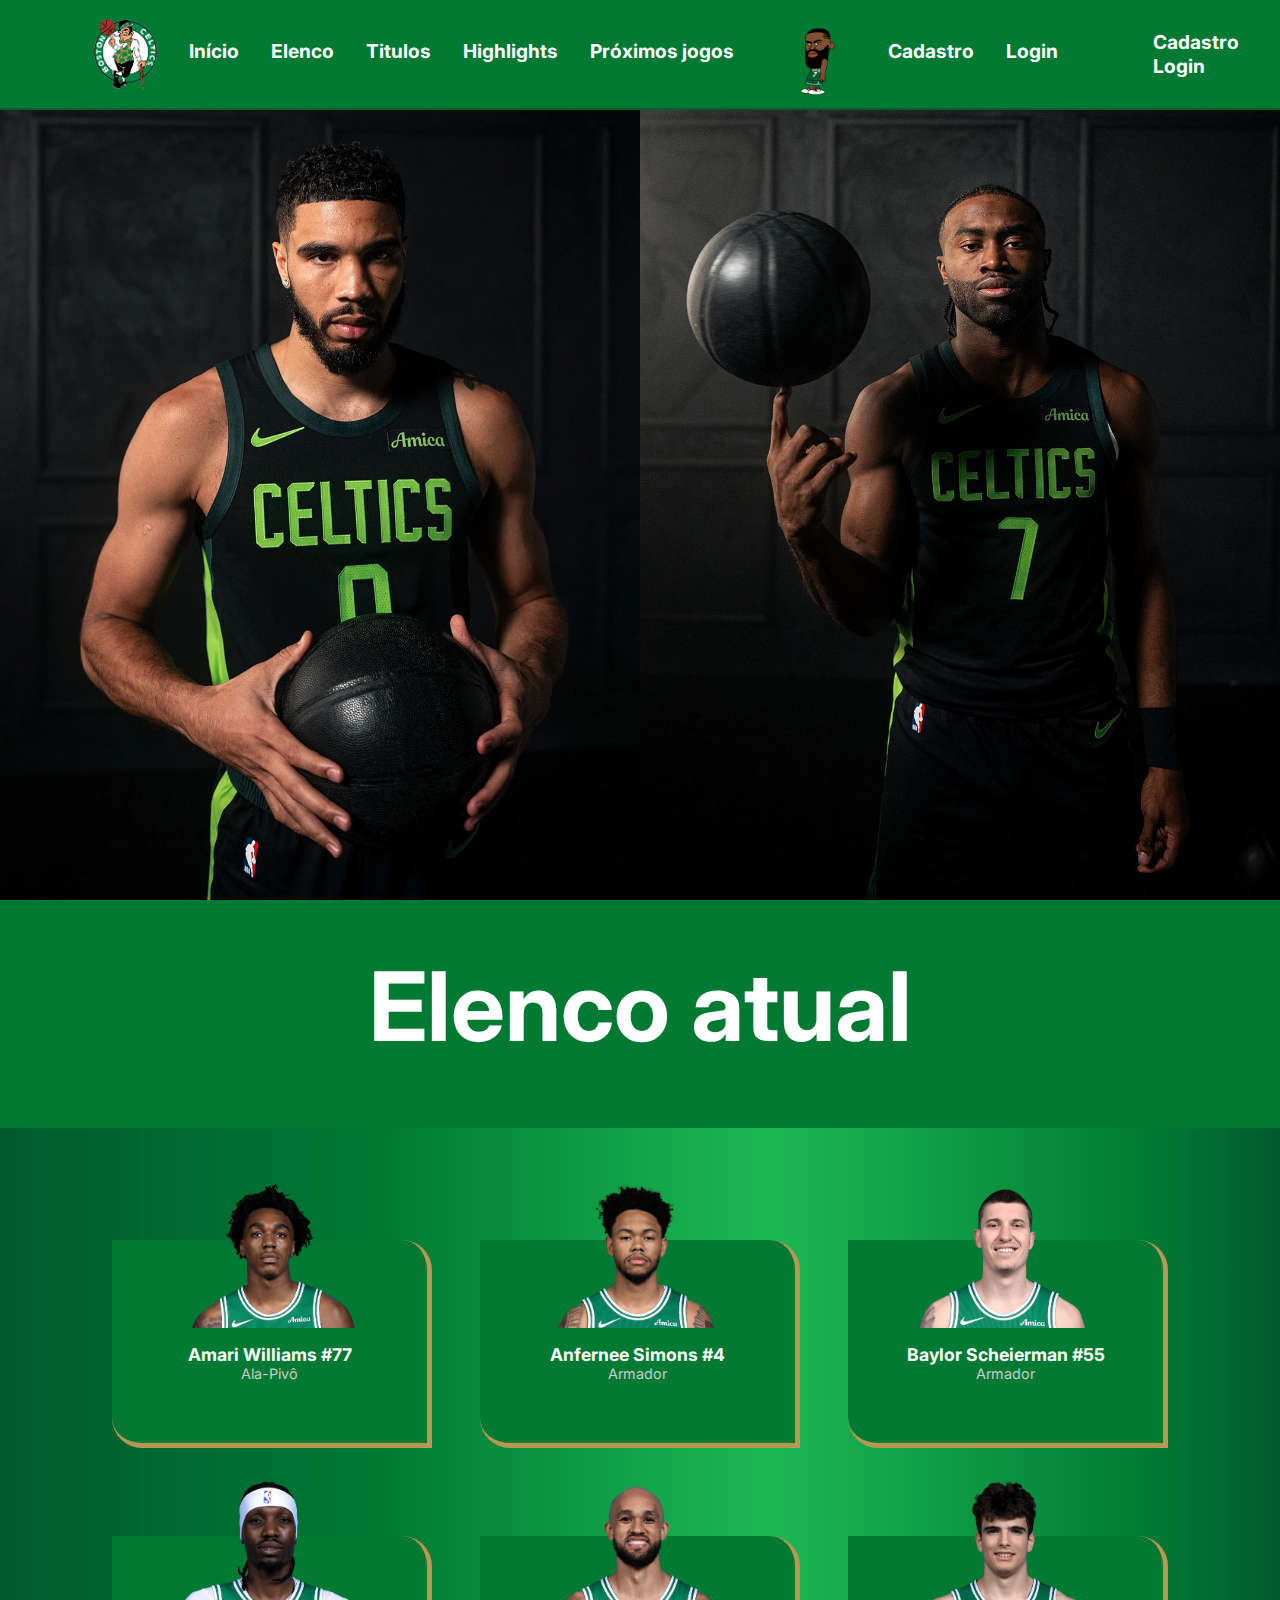
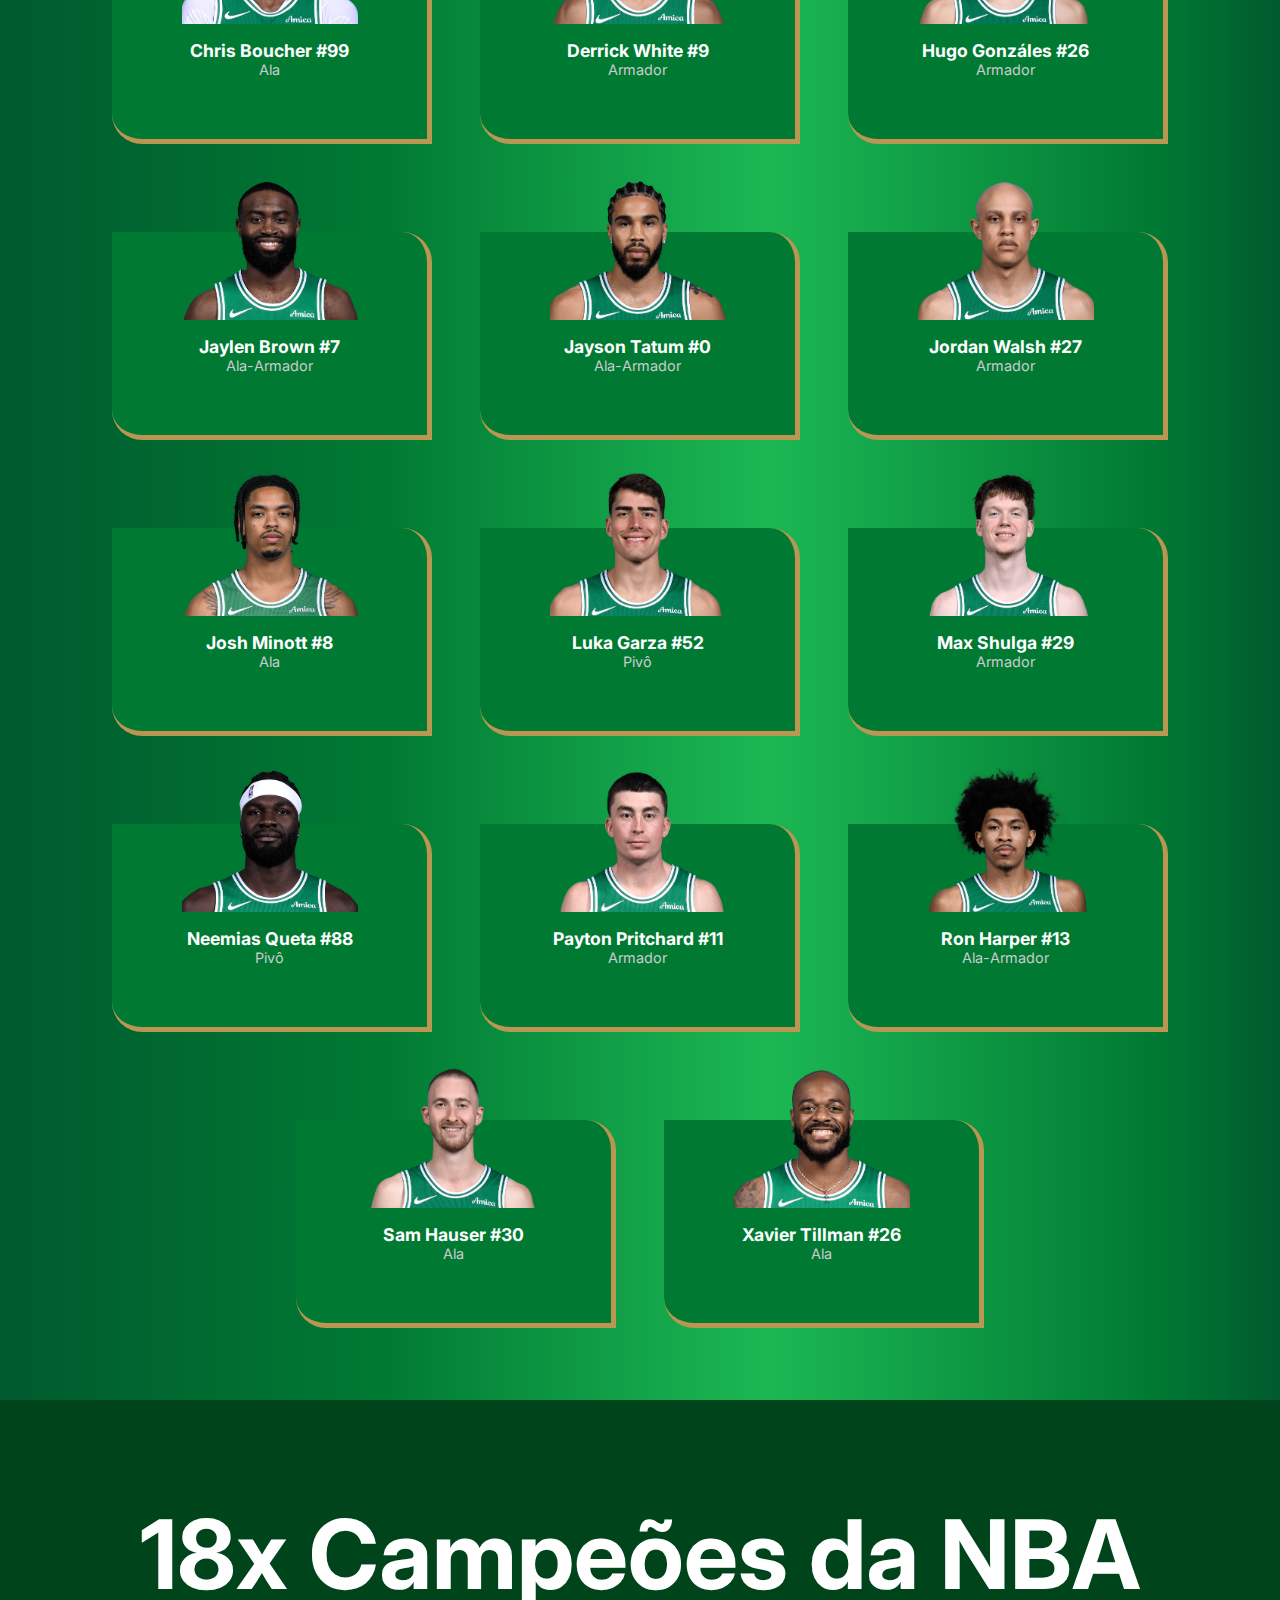
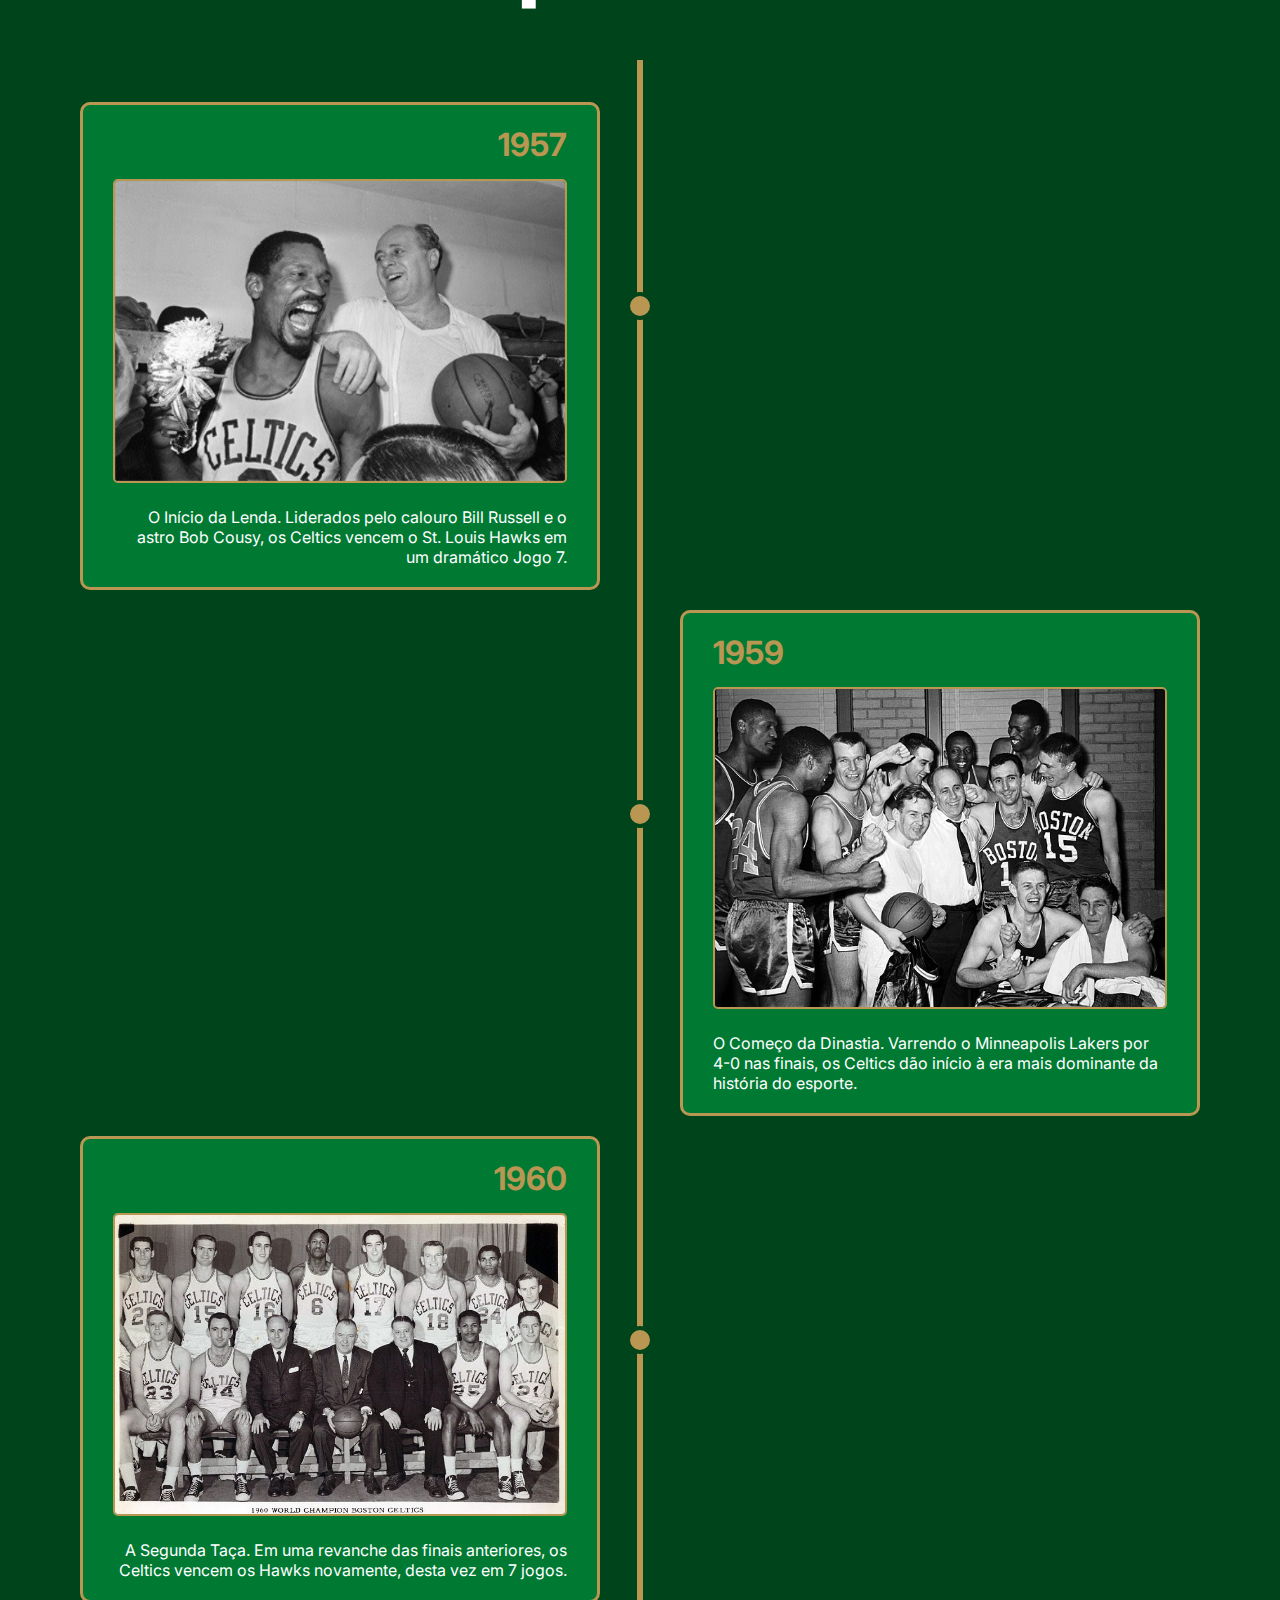
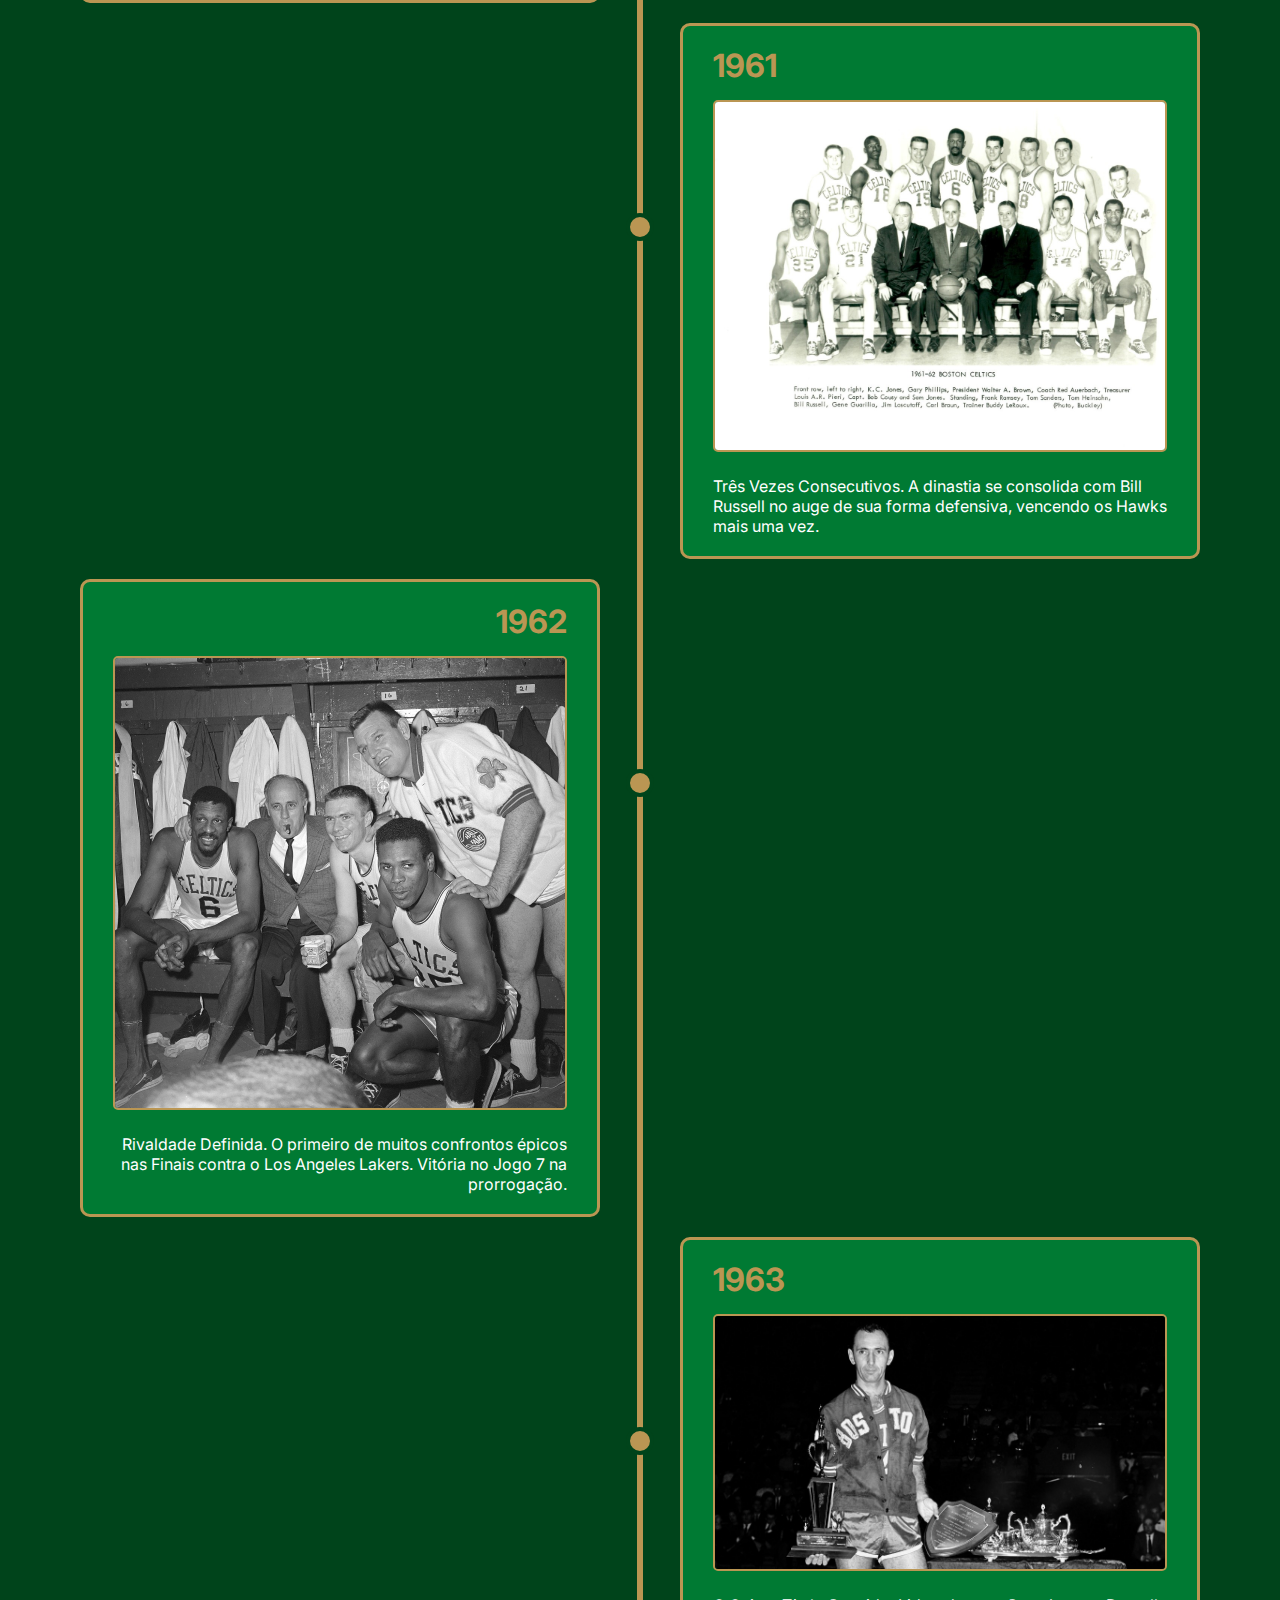
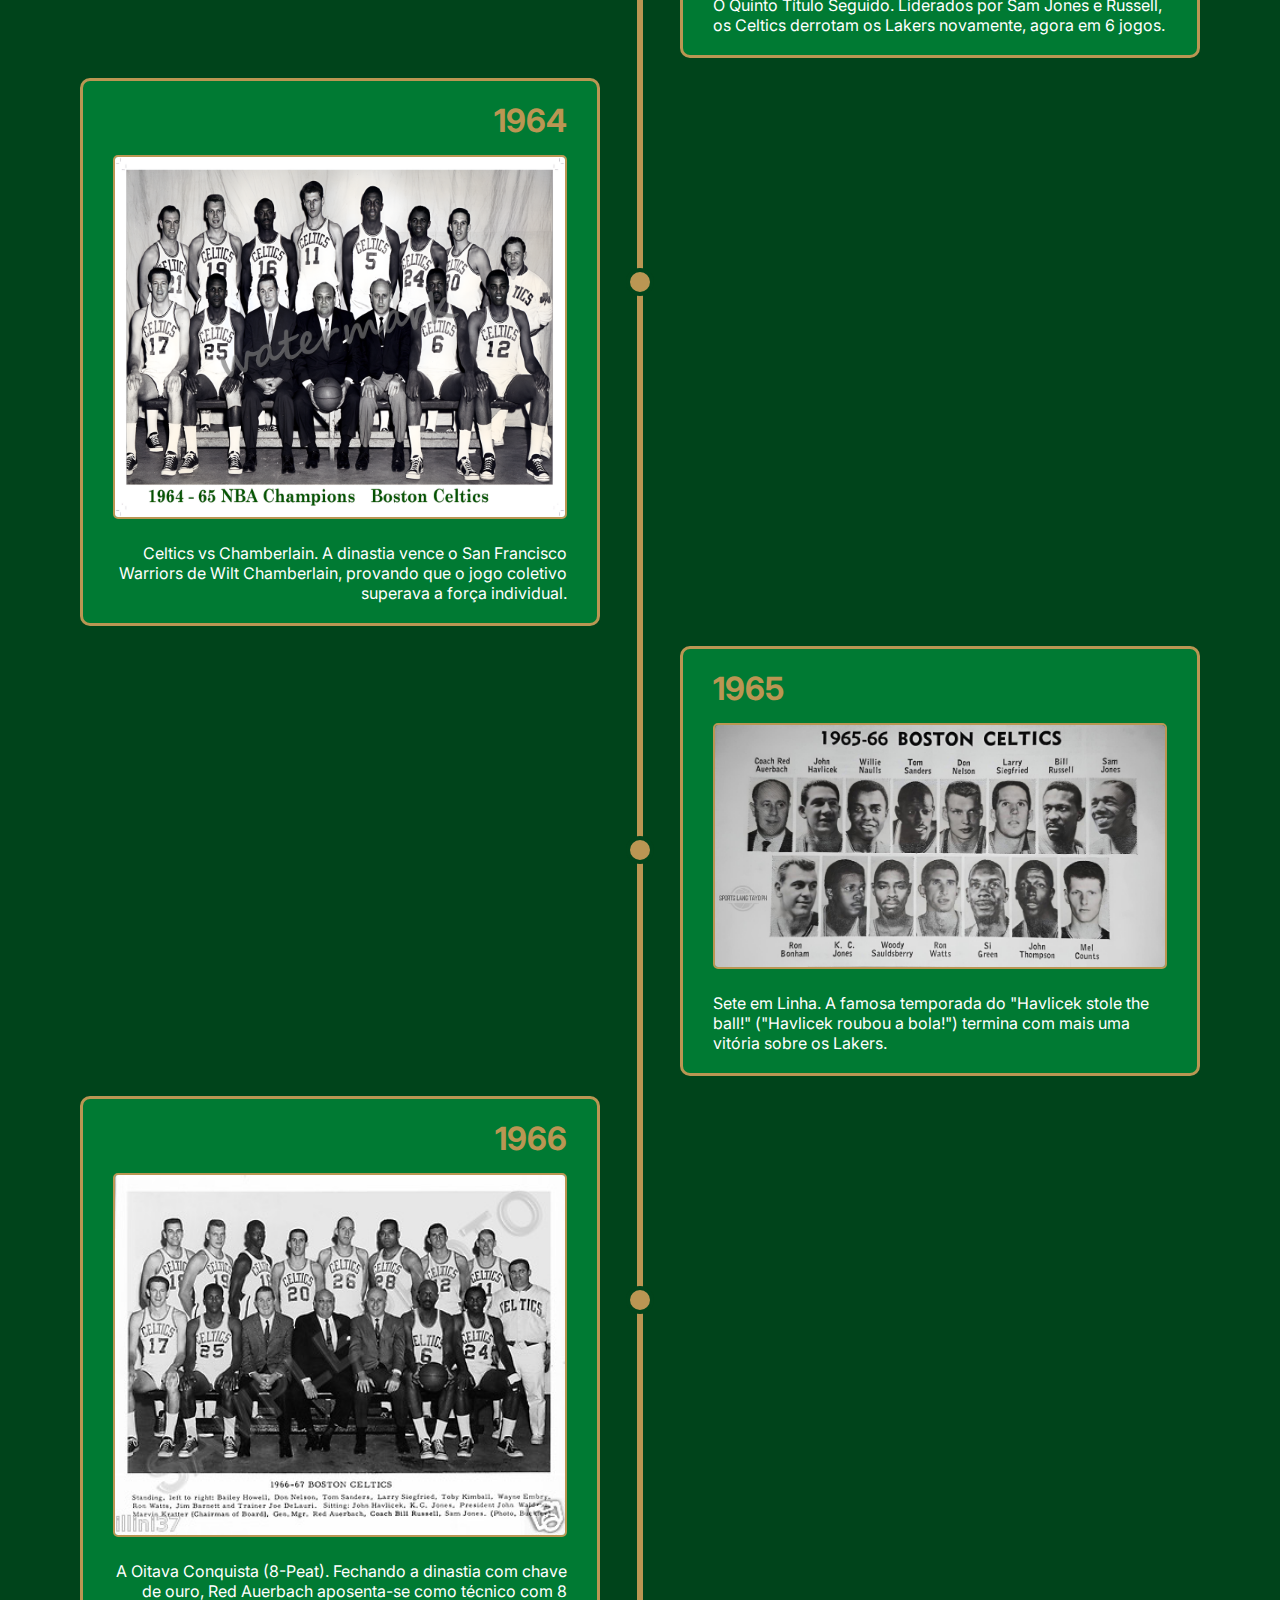
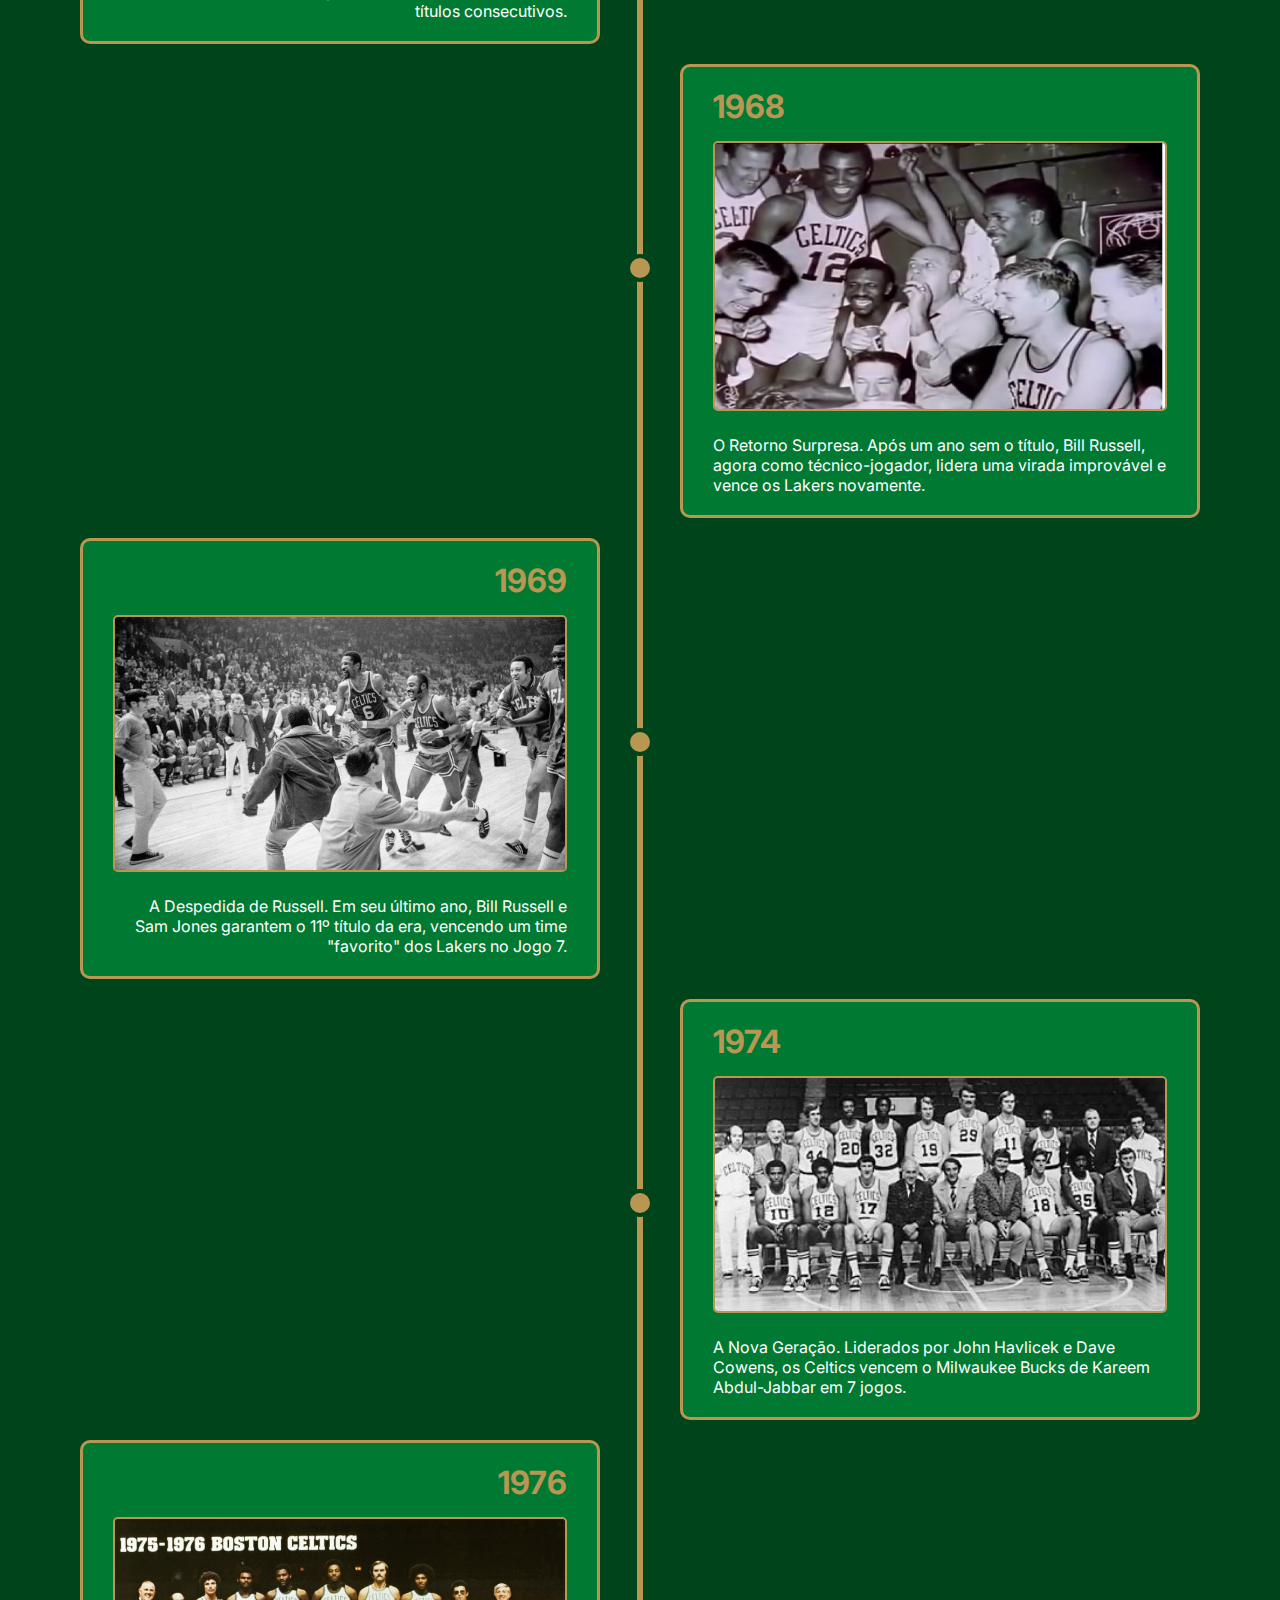
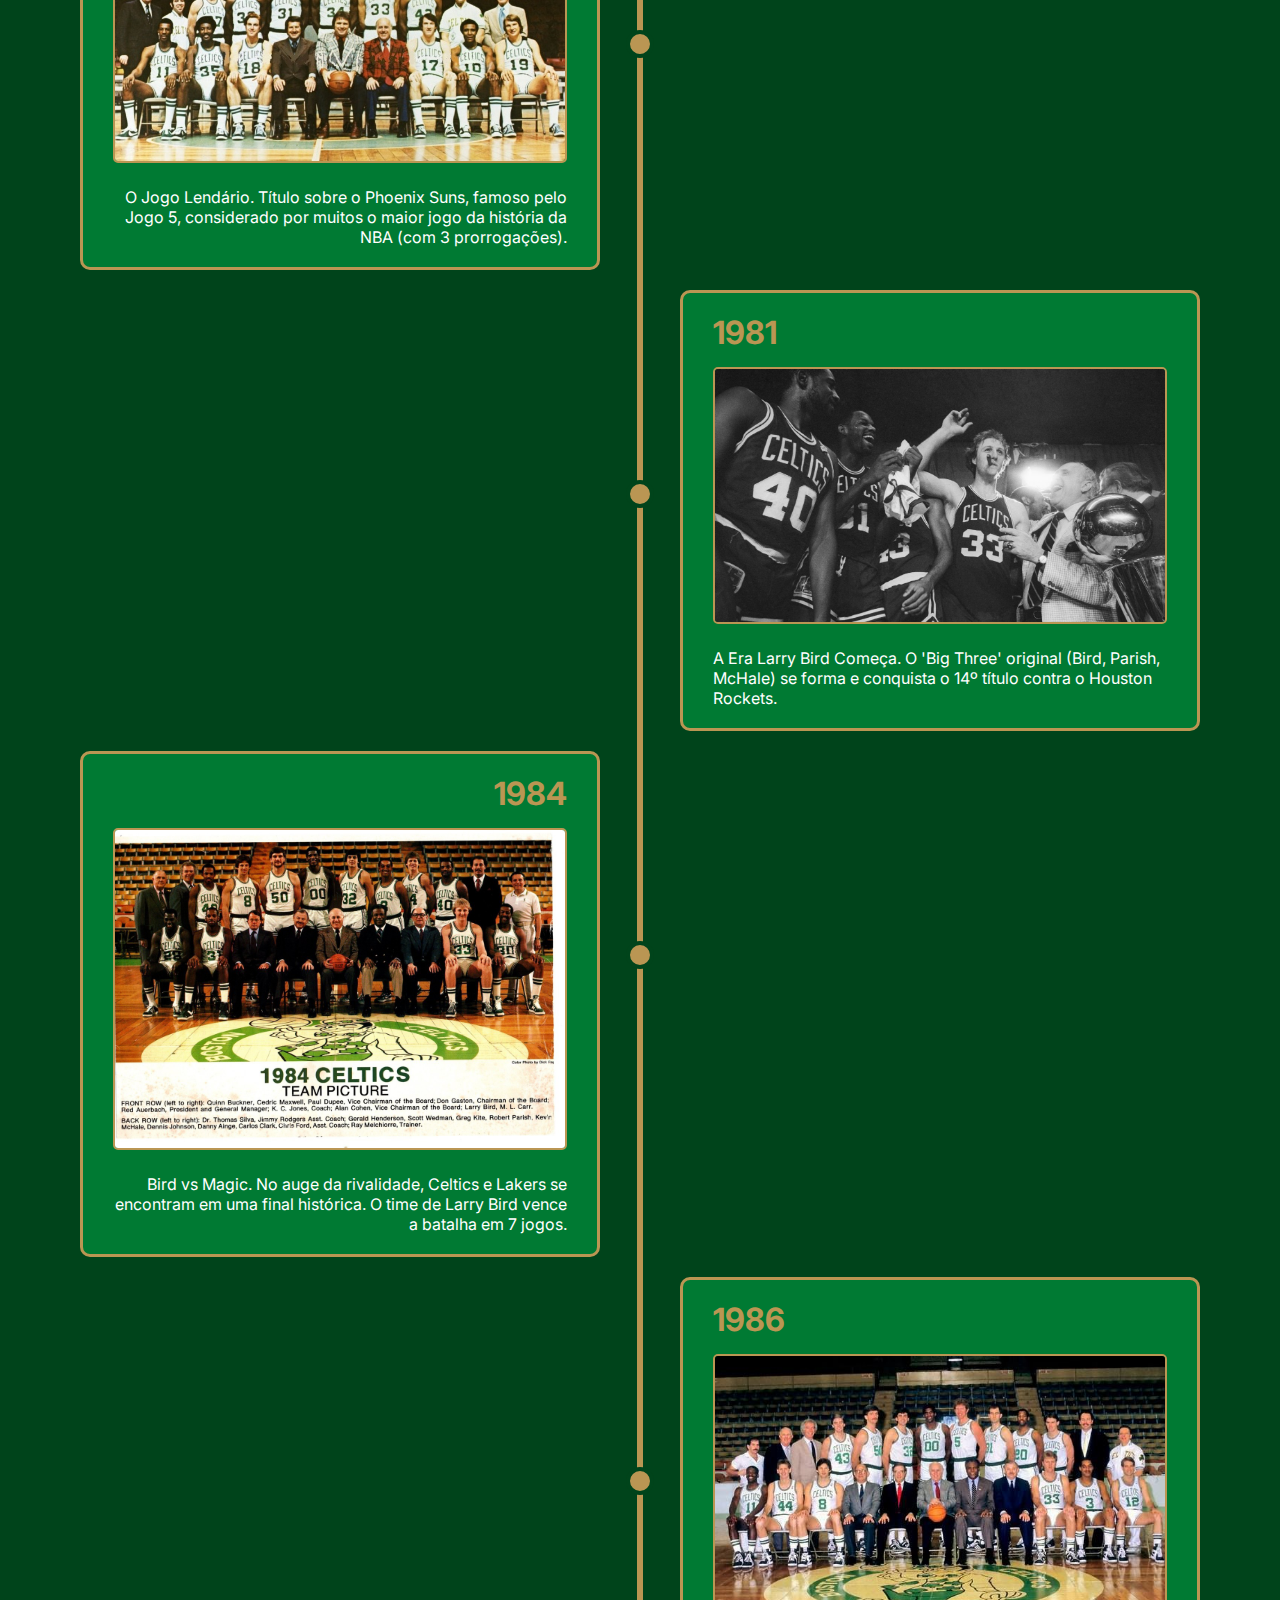
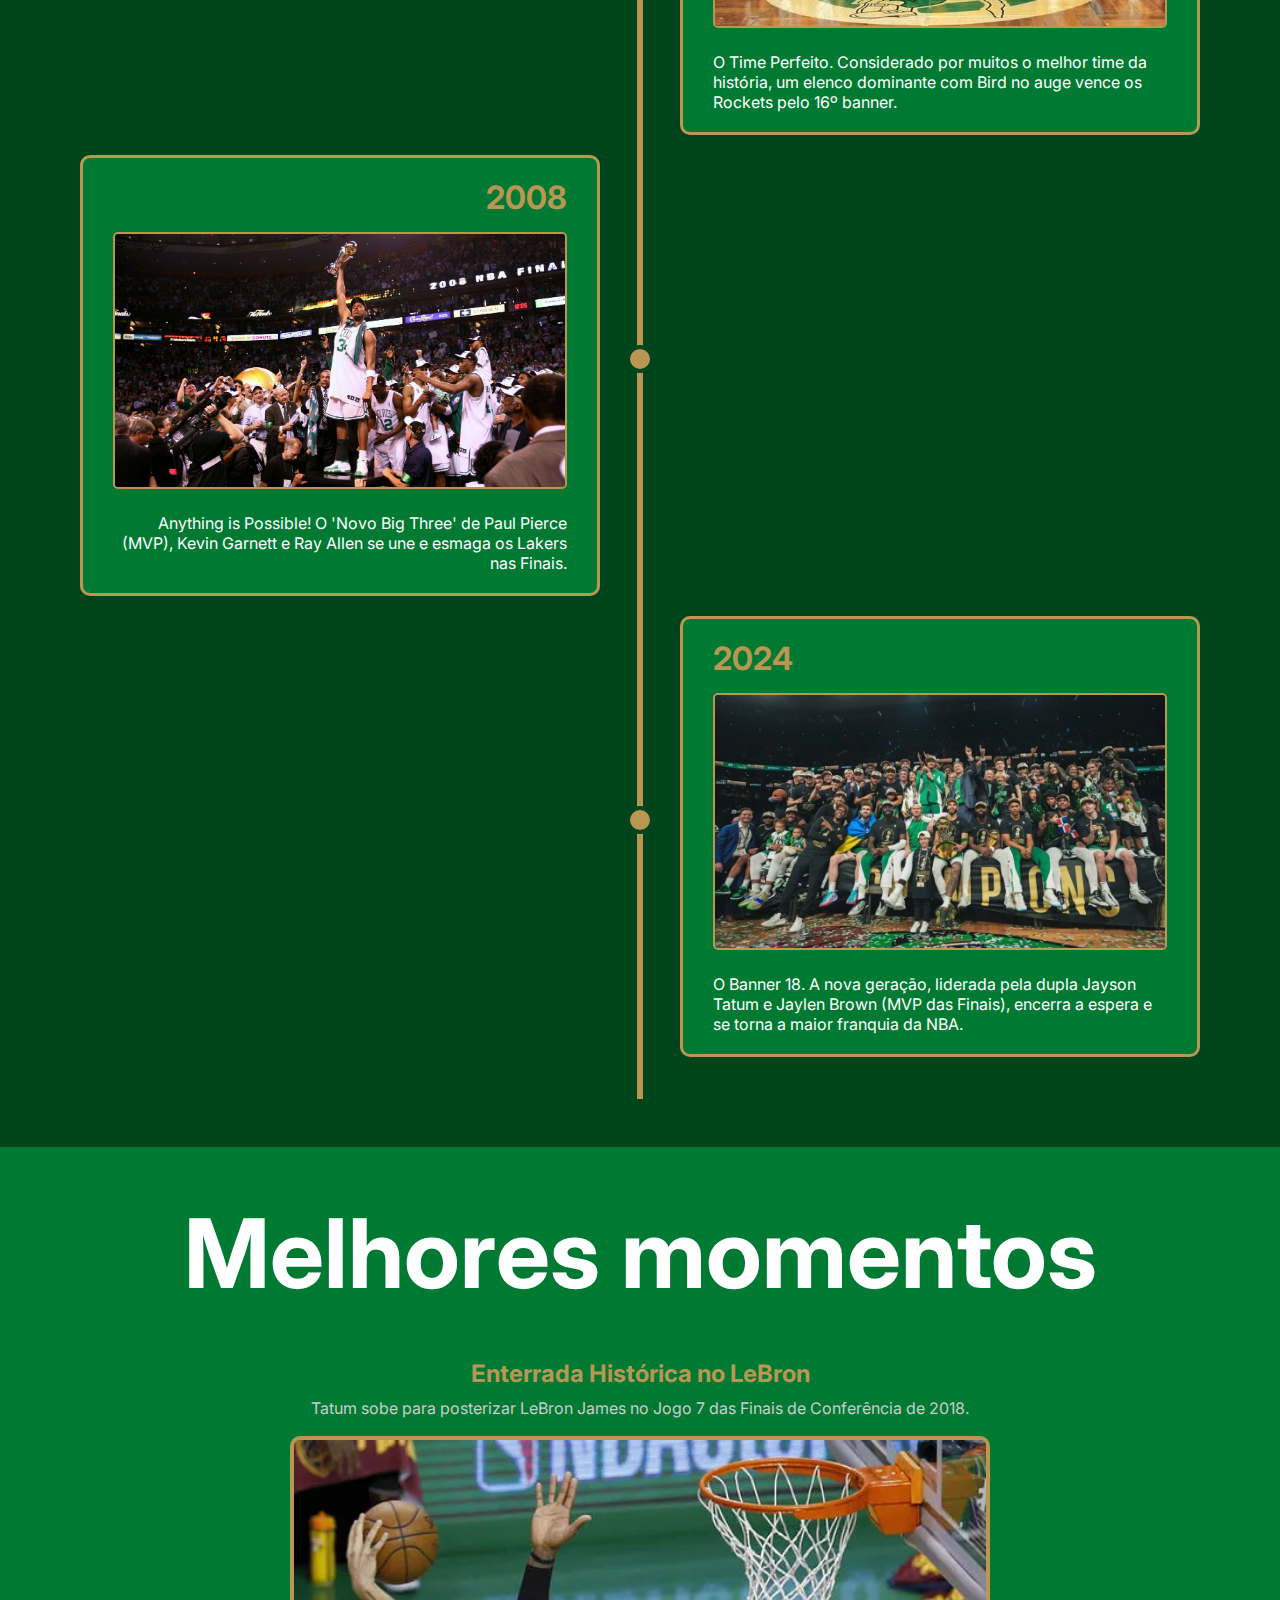
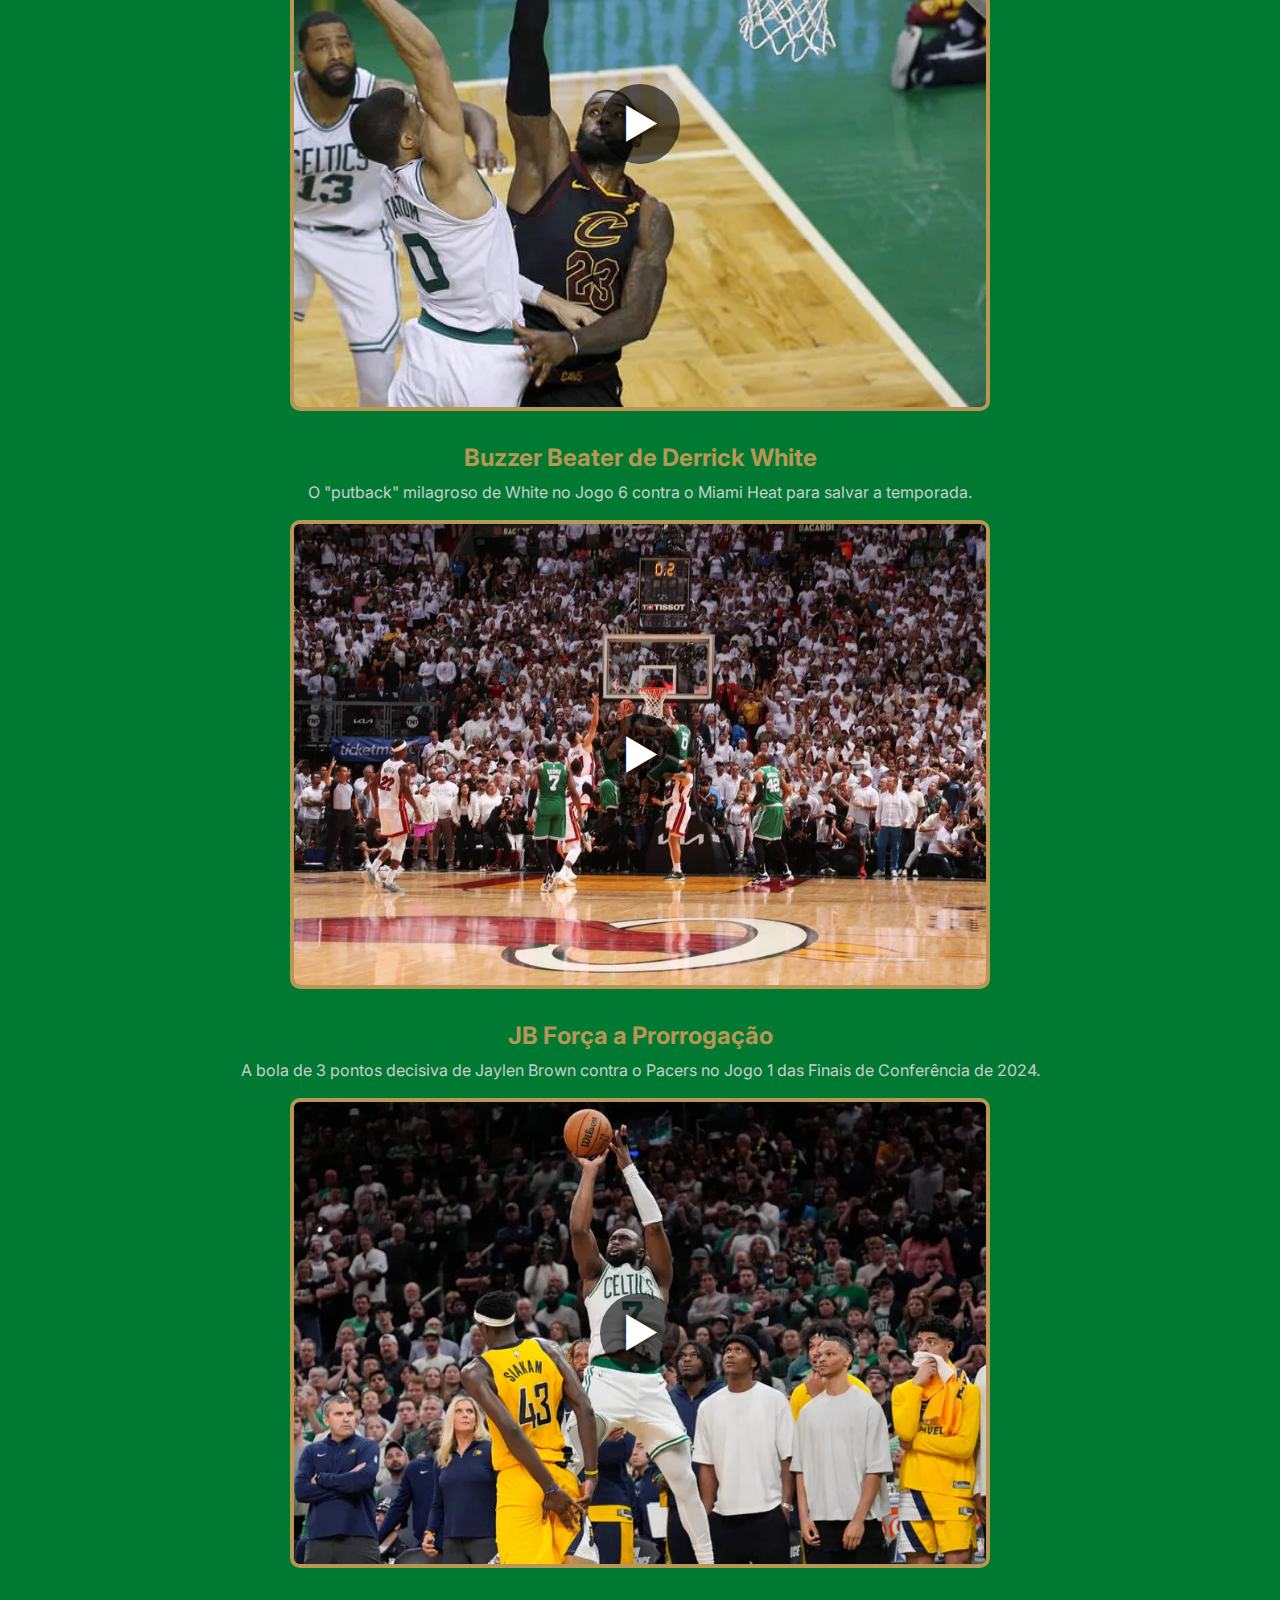
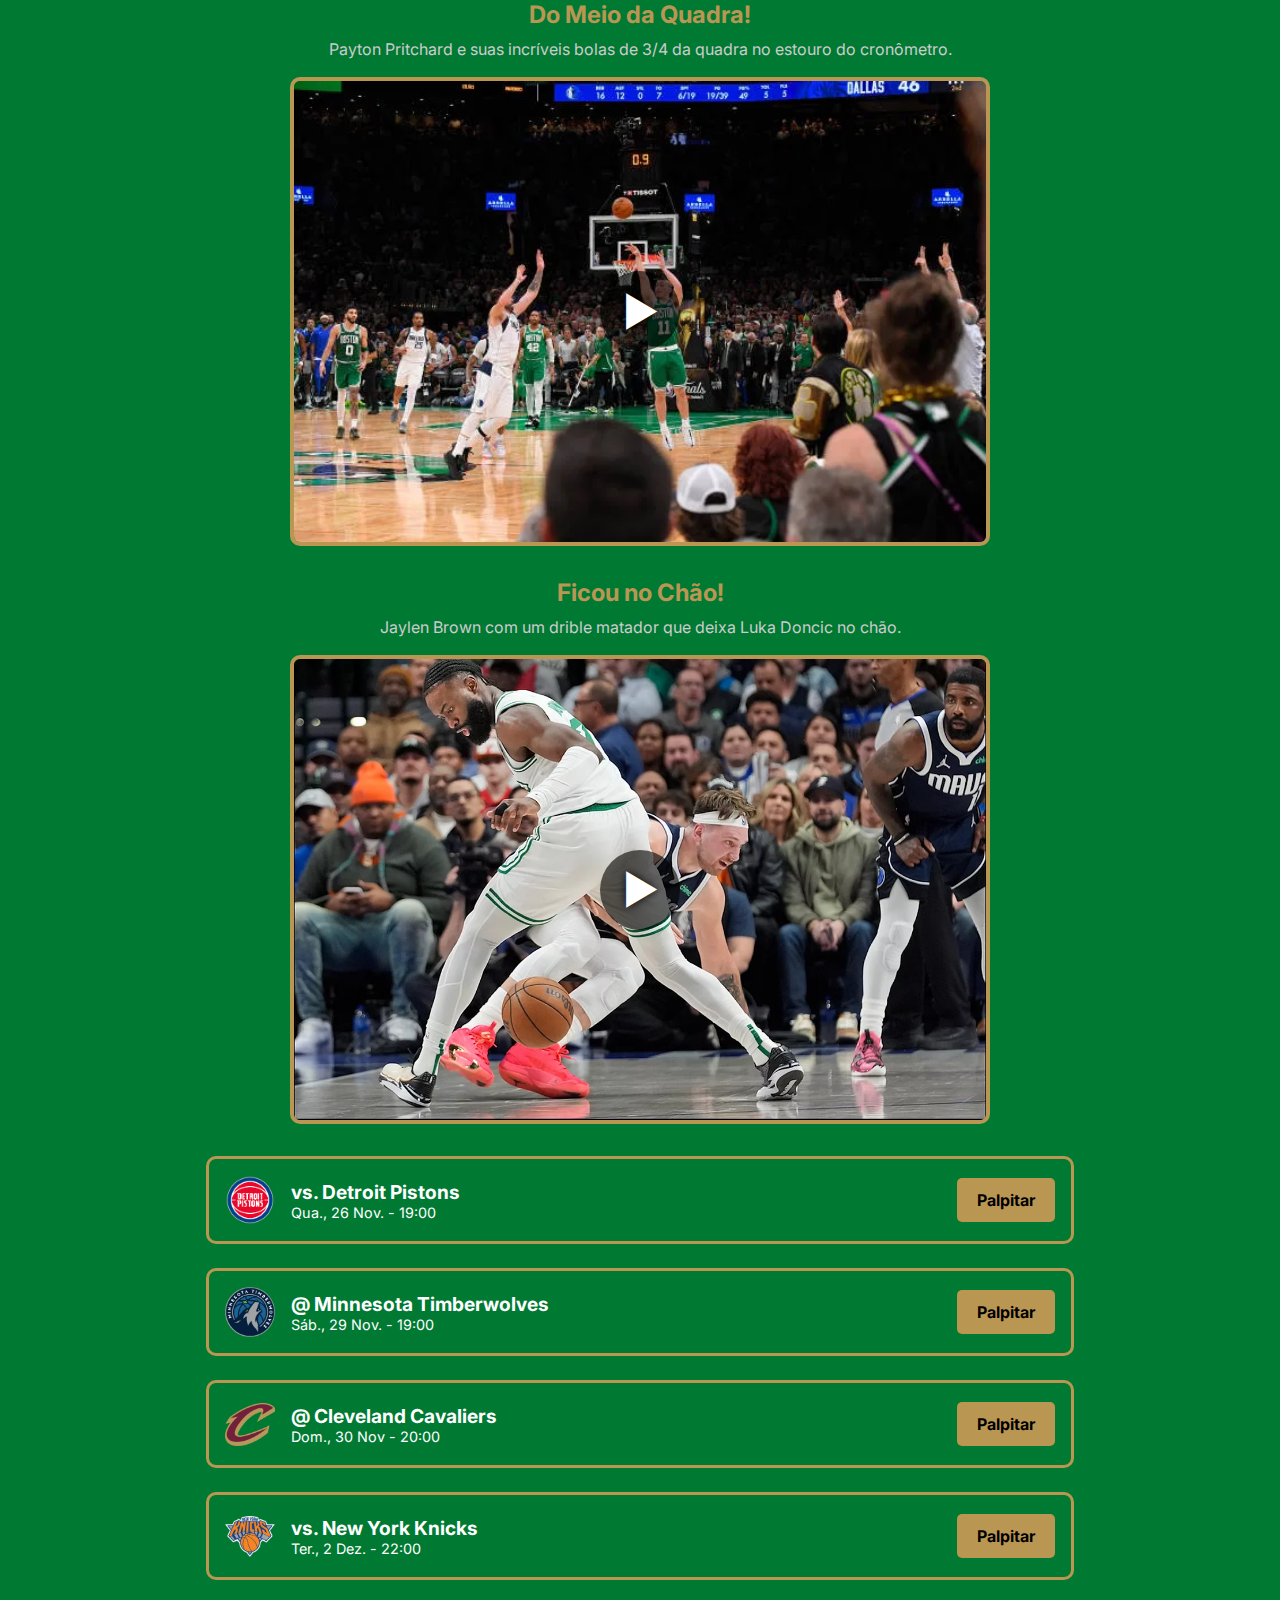
<file: site-celtics/public/index.html>
<!DOCTYPE html>
<html lang="PT-BR">
  <head>
        <!--  INICIO: CONFIGURAÇÕES DO HEAD  -->
    <meta charset="UTF-8" />
    <meta name="viewport" content="width=device-width, initial-scale=1.0" />
    <link rel="preconnect" href="https://fonts.googleapis.com" />
    <link rel="preconnect" href="https://fonts.gstatic.com" crossorigin />
    <link
      href="https://fonts.googleapis.com/css2?family=Inter:ital,opsz,wght@0,14..32,100..900;1,14..32,100..900&display=swap"
      rel="stylesheet"
    />
    <title>Boston Celtics</title>
    <link rel="stylesheet" href="style.css" />
    <!-- FIM: CONFIGURAÇÕES DO HEAD -->
  </head>
  <body>
    <!-- INÍCIO: HEADER / NAVBAR  -->
    <header class="header">
      <section class="header-section">
        <nav class="navbar">
          <a href="#inicio" class="logoC">
            <img src="img/LogoCeltics.png" height="70" alt="LogoCeltics" />
          </a>

          <a href="#inicio">Início</a>
          <a href="#elenco">Elenco</a>
          <a href="#titulos">Titulos</a>
          <a href="#highlights">Highlights</a>
          <a href="#nextgames">Próximos jogos</a>

          <img
            src="img/JaylenBrown GIF.gif"
            class="navbar-gif"
            alt="Jaylen Brown GIF"
          />

          <a href="cadastro1.html">Cadastro</a>
          <a href="login1.html">Login</a>
        </nav>
      </section>

      <nav class="navbar">
    <span id="nav_visitante">
        <a href="cadastro1.html">Cadastro</a>
        <a href="login1.html">Login</a>
    </span>

    <span id="nav_logado" style="display: none;">
        <a href="menu.html" style="color: var(--DouradoCeltics); font-weight: bold;">
            Minha Área (<span id="nome_nav">User</span>)
        </a>
        <a href="#" onclick="sair()" style="color: #ff4d4d;">Sair</a>
    </span>
</nav>
    </header>
     <!--  FIM: HEADER / NAVBAR  -->


     <!--  INÍCIO: HOME / BANNER PRINCIPAL  -->
    <section class="home-container" id="inicio">
      <div class="playerleft">
        <img src="img/TatumHome.webp" alt="Jayson Tatum" />
      </div>
      <div class="playerright">
        <img src="img/JaylenHome.webp" alt="Jaylen Brown" />
      </div>
    </section>
       <!--  FIM: HOME / BANNER PRINCIPAL  -->



       <!--  INÍCIO: ELENCO  -->
<section class="elenco" id="elenco">
  <h1 class="titulo">Elenco atual</h1>
  <div class="row">
    <a
      href="https://www.nba.com/player/1642873"
      target="_blank"
      class="card"
    >
      <img src="img/ELENCO/AmariWilliams.jpg" alt="Amari Williams" />
      <h2>Amari Williams #77</h2>
      <p>Ala-Pivô</p>
    </a>

    <a
      href="https://www.nba.com/player/1629014"
      target="_blank"
      class="card"
    >
      <img src="img/ELENCO/AnferneeSimons.jpg" alt="Anfernee Simons" />
      <h2>Anfernee Simons #4</h2>
      <p>Armador</p>
    </a>

    <a
      href="https://www.nba.com/player/1631248"
      target="_blank"
      class="card"
    >
      <img src="img/ELENCO/BaylorScheierman.jpg" alt="Baylor Scheierman" />
      <h2>Baylor Scheierman #55</h2>
      <p>Armador</p>
    </a>

    <a
      href="https://www.nba.com/player/1628449"
      target="_blank"
      class="card"
    >
      <img src="img/ELENCO/ChrisBoucher.jpg" alt="Chris Boucher" />
      <h2>Chris Boucher #99</h2>
      <p>Ala</p>
    </a>

    <a
      href="https://www.nba.com/player/1628401"
      target="_blank"
      class="card"
    >
      <img src="img/ELENCO/DerrickWhite.jpg" alt="Derrick White" />
      <h2>Derrick White #9</h2>
      <p>Armador</p>
    </a>

    <a href="https://www.nba.com/player/1642864" target="_blank" class="card">
      <img src="img/ELENCO/HugoGonzales.jpg" alt="Hugo Gonzales" />
      <h2>Hugo Gonzáles #26</h2>
      <p>Armador</p>
    </a>

    <a
      href="https://www.nba.com/player/1627759/jaylen-brown"
      target="_blank"
      class="card"
    >
      <img src="img/ELENCO/JaylenBrown.jpg" alt="Jaylen Brown" />
      <h2>Jaylen Brown #7</h2>
      <p>Ala-Armador</p>
    </a>

    <a
      href="https://www.nba.com/player/1628369"
      target="_blank"
      class="card"
    >
      <img src="img/ELENCO/JaysonTatum.jpg" alt="Jayson Tatum" />
      <h2>Jayson Tatum #0</h2>
      <p>Ala-Armador</p>
    </a>

    <a
      href="https://www.nba.com/player/1641775"
      target="_blank"
      class="card"
    >
      <img src="img/ELENCO/JordanWalsh.jpg" alt="Jordan Walsh" />
      <h2>Jordan Walsh #27</h2>
      <p>Armador</p>
    </a>

    <a
      href="https://www.nba.com/player/1631169"
      target="_blank"
      class="card"
    >
      <img src="img/ELENCO/JoshMinott.jpg" alt="Josh Minott" />
      <h2>Josh Minott #8</h2>
      <p>Ala</p>
    </a>

    <a
      href="https://www.nba.com/player/1630568"
      target="_blank"
      class="card"
    >
      <img src="img/ELENCO/LukaGarza.jpg" alt="Luka Garza" />
      <h2>Luka Garza #52</h2>
      <p>Pivô</p>
    </a>

    <a
      href="https://www.nba.com/player/1642917"
      target="_blank"
      class="card"
    >
      <img src="img/ELENCO/MaxShulga.jpg" alt="Max Shulga" />
      <h2>Max Shulga #29</h2>
      <p>Armador</p>
    </a>

    <a
      href="https://www.nba.com/player/1629674"
      target="_blank"
      class="card"
    >
      <img src="img/ELENCO/NeemiasQueta.jpg" alt="Neemias Queta" />
      <h2>Neemias Queta #88</h2>
      <p>Pivô</p>
    </a>

    <a
      href="https://www.nba.com/player/1630202"
      target="_blank"
      class="card"
    >
      <img src="img/ELENCO/PaytonPritchard.jpg" alt="Payton Pritchard" />
      <h2>Payton Pritchard #11</h2>
      <p>Armador</p>
    </a>

    <a
      href="https://www.nba.com/player/1631199"
      target="_blank"
      class="card"
    >
      <img src="img/ELENCO/RonHarper.jpg" alt="Ron Harper" />
      <h2>Ron Harper #13</h2>
      <p>Ala-Armador</p>
    </a> 

    <a
      href="https://www.nba.com/player/1630573"
      target="_blank"
      class="card"
    >
      <img src="img/ELENCO/SamHauser.jpg" alt="Sam Hauser" />
      <h2>Sam Hauser #30</h2>
      <p>Ala</p>
    </a>

    <a
      href="https://www.nba.com/player/1630214"
      target="_blank"
      class="card"
    >
      <img src="img/ELENCO/XavierTillman.jpg" alt="Xavier Tillman" />
      <h2>Xavier Tillman #26</h2>
      <p>Ala</p>
    </a>
  </div>
  <!--FIM:ELENCO-->



    <!--INÍCIO: TÍTULOS (TIMELINE)-->

<section class="titulos-section" id="titulos">
  <h1 class="titulo">18x Campeões da NBA</h1>
  <div class="timeline-container">
      <div class="timeline-event left">
        <div class="timeline-content">
          <h2>1957</h2>
          <img src="img/titulos/1957.jpg"> <p>O Início da Lenda. Liderados pelo calouro Bill Russell e o astro Bob Cousy, 
            os Celtics vencem o St. Louis Hawks em um dramático Jogo 7.</p>
        </div>
      </div>
      <div class="timeline-event right">
        <div class="timeline-content">
          <h2>1959</h2>
          <img src="img/titulos/1959.jpg"> <p>O Começo da Dinastia. Varrendo o Minneapolis Lakers por 4-0 nas finais, 
            os Celtics dão início à era mais dominante da história do esporte.</p>
        </div>
      </div>
      <div class="timeline-event left">
        <div class="timeline-content">
          <h2>1960</h2>
          <img src="img/titulos/1960.jpg"> <p>A Segunda Taça. Em uma revanche das finais anteriores, 
            os Celtics vencem os Hawks novamente, desta vez em 7 jogos.</p>
        </div>
      </div>
      <div class="timeline-event right">
      <div class="timeline-content">
        <h2>1961</h2>
        <img src="img/titulos/1961.jpg">
        <p>
          Três Vezes Consecutivos. A dinastia se consolida com Bill Russell no
          auge de sua forma defensiva, vencendo os Hawks mais uma vez.
        </p>
      </div>
    </div>

        <div class="timeline-event left">
      <div class="timeline-content">
        <h2>1962</h2>
        <img src="img/titulos/1962.jpg">
        <p>
          Rivaldade Definida. O primeiro de muitos confrontos épicos nas Finais
          contra o Los Angeles Lakers. Vitória no Jogo 7 na prorrogação.
        </p>
      </div>
    </div>

        <div class="timeline-event right">
      <div class="timeline-content">
        <h2>1963</h2>
        <img src="img/titulos/1963.jpg">
        <p>O Quinto Título Seguido. Liderados por Sam Jones e Russell, os Celtics derrotam os Lakers novamente, agora em 6 jogos.</p>
      </div>
    </div>

        <div class="timeline-event left">
      <div class="timeline-content">
        <h2>1964</h2>
        <img src="img/titulos/1964.jpg">
        <p>
          Celtics vs Chamberlain. A dinastia vence o San Francisco Warriors de
          Wilt Chamberlain, provando que o jogo coletivo superava a força
          individual.
        </p>
      </div>
    </div>

        <div class="timeline-event right">
      <div class="timeline-content">
        <h2>1965</h2>
        <img src="img/titulos/1965.jpg">
        <p>
          Sete em Linha. A famosa temporada do "Havlicek stole the ball!"
          ("Havlicek roubou a bola!") termina com mais uma vitória sobre os
          Lakers.
        </p>
      </div>
    </div>

        <div class="timeline-event left">
      <div class="timeline-content">
        <h2>1966</h2>
        <img src="img/titulos/1966.jpg">
        <p>
          A Oitava Conquista (8-Peat). Fechando a dinastia com chave de ouro, Red
          Auerbach aposenta-se como técnico com 8 títulos consecutivos.
        </p>
      </div>
    </div>

    
    <div class="timeline-event right">
      <div class="timeline-content">
        <h2>1968</h2>
        <img src="img/titulos/1968.jpg">
        <p>
          O Retorno Surpresa. Após um ano sem o título, Bill Russell, agora como
          técnico-jogador, lidera uma virada improvável e vence os Lakers
          novamente.
        </p>
      </div>
    </div>

    
    <div class="timeline-event left">
      <div class="timeline-content">
        <h2>1969</h2>
        <img src="img/titulos/1969.jpg">
        <p>
          A Despedida de Russell. Em seu último ano, Bill Russell e Sam Jones
          garantem o 11º título da era, vencendo um time "favorito" dos Lakers no
          Jogo 7.
        </p>
      </div>
    </div>

    
    <div class="timeline-event right">
      <div class="timeline-content">
        <h2>1974</h2>
        <img src="img/titulos/1974.jpg">
        <p>
          A Nova Geração. Liderados por John Havlicek e Dave Cowens, os Celtics
          vencem o Milwaukee Bucks de Kareem Abdul-Jabbar em 7 jogos.
        </p>
      </div>
    </div>

    
    <div class="timeline-event left">
      <div class="timeline-content">
        <h2>1976</h2>
        <img src="img/titulos/1976.jpg">
        <p>
          O Jogo Lendário. Título sobre o Phoenix Suns, famoso pelo Jogo 5,
          considerado por muitos o maior jogo da história da NBA (com 3
          prorrogações).
        </p>
      </div>
    </div>

    
    <div class="timeline-event right">
      <div class="timeline-content">
        <h2>1981</h2>
        <img src="img/titulos/1981.jpg">
        <p>
          A Era Larry Bird Começa. O 'Big Three' original (Bird, Parish, McHale)
          se forma e conquista o 14º título contra o Houston Rockets.
        </p>
      </div>
    </div>

    
    <div class="timeline-event left">
      <div class="timeline-content">
        <h2>1984</h2>
        <img src="img/titulos/1984.jpg">
        <p>
          Bird vs Magic. No auge da rivalidade, Celtics e Lakers se encontram em
          uma final histórica. O time de Larry Bird vence a batalha em 7 jogos.
        </p>
      </div>
    </div>

    
    <div class="timeline-event right">
      <div class="timeline-content">
        <h2>1986</h2>
        <img src="img/titulos/1986.jpg">
        <p>
          O Time Perfeito. Considerado por muitos o melhor time da história, um
          elenco dominante com Bird no auge vence os Rockets pelo 16º banner.
        </p>
      </div>
    </div>

    
    <div class="timeline-event left">
      <div class="timeline-content">
        <h2>2008</h2>
        <img src="img/titulos/2008.jpg">
        <p>
          Anything is Possible! O 'Novo Big Three' de Paul Pierce (MVP), Kevin
          Garnett e Ray Allen se une e esmaga os Lakers nas Finais.
        </p>
      </div>
    </div>

    
    <div class="timeline-event right">
      <div class="timeline-content">
        <h2>2024</h2>
        <img src="img/titulos/2024.jpg">
        <p>
          O Banner 18. A nova geração, liderada pela dupla Jayson Tatum e Jaylen
          Brown (MVP das Finais), encerra a espera e se torna a maior franquia
          da NBA.
        </p>
      </div>
    </div>
  </div>
</section> 

<!-- FIM: TÍTULOS (TIMELINE) -->




  <!-- INÍCIO: HIGHLIGHTS -->

<section class="highlights-section" id="highlights">
  <h1 class="titulo">Melhores momentos</h1>

  <div class="highlights-wrapper">

    <h2 class="video-titulo">Enterrada Histórica no LeBron</h2>
    <p class="video-descricao">
      Tatum sobe para posterizar LeBron James no Jogo 7 das Finais de Conferência de 2018.
    </p>
    <a href="https://www.youtube.com/watch?v=JOrhz5iwv_o" target="_blank" class="highlight-card">
      <img src="img/thumbs/TatumDunkLJ.jpg" alt="Tatum dunk on LeBron">
      <div class="play-icon">►</div>
    </a>

    <h2 class="video-titulo">Buzzer Beater de Derrick White</h2>
    <p class="video-descricao">
      O "putback" milagroso de White no Jogo 6 contra o Miami Heat para salvar a temporada.
    </p>
    <a href="https://www.youtube.com/watch?v=ASsKgkBsQs4" target="_blank" class="highlight-card">
      <img src="img/thumbs/WhiteBB.jpg" alt="Derrick White buzzer beater">
      <div class="play-icon">►</div>
    </a>

    <h2 class="video-titulo">JB Força a Prorrogação</h2>
    <p class="video-descricao">
      A bola de 3 pontos decisiva de Jaylen Brown contra o Pacers no Jogo 1 das Finais de Conferência de 2024.
    </p>
    <a href="https://www.youtube.com/watch?v=gv6oj3aUyNk" target="_blank" class="highlight-card">
      <img src="img/thumbs/JbForceOT.jpg" alt="Jaylen forces Overtime">
      <div class="play-icon">►</div>
    </a>

    <h2 class="video-titulo">Do Meio da Quadra!</h2>
    <p class="video-descricao">
      Payton Pritchard e suas incríveis bolas de 3/4 da quadra no estouro do cronômetro.
    </p>
    <a href="https://www.youtube.com/watch?v=PP2p3m-7PWw" target="_blank" class="highlight-card">
      <img src="img/thumbs/PpHalfCourt.jpg" alt="Payton hits a half court shot">
      <div class="play-icon">►</div>
    </a>

    <h2 class="video-titulo">Ficou no Chão!</h2>
    <p class="video-descricao">
      Jaylen Brown com um drible matador que deixa Luka Doncic no chão.
    </p>
    <a href="https://www.youtube.com/watch?v=qWDV7cBjsJw" target="_blank" class="highlight-card">
      <img src="img/thumbs/JbAnkleBreaker.jpg" alt="Ankle breaker against Luka Doncic">
      <div class="play-icon">►</div>
    </a>
  </div> 
</section>
<!-- FIM: HIGHLIGHTS  -->




  <!--  INÍCIO: PRÓXIMOS JOGOS  -->

  <section class="Jogos" id="nextgames">
  <div class="jogos-wrapper">
    <div class="jogo-card">
    <img src="img/LogoAdv/PistonsLogo.png" alt="Detroit Pistons" class="oponente-logo">
    <div class="jogo-info">
      <h3>vs. Detroit Pistons</h3> 
      <p>Qua., 26 Nov. - 19:00</p>
    </div>
    <a href="palpite.html?time=pistons" class="palpite-btn">Palpitar</a>
</div>

<div class="jogo-card">
    <img src="img/LogoAdv/WolvesLogo.png" alt="Minnesota Timberwolves" class="oponente-logo">
    <div class="jogo-info">
      <h3>@ Minnesota Timberwolves</h3>
      <p>Sáb., 29 Nov. - 19:00</p>
    </div>
    <a href="palpite.html?time=wolves" class="palpite-btn">Palpitar</a>
</div>
<div class="jogo-card">

    <img src="img/LogoAdv/ClevelandLogo.png" alt="Cleveland Cavaliers" class="oponente-logo">

    <div class="jogo-info">

      <h3>@ Cleveland Cavaliers</h3>

      <p>Dom., 30 Nov - 20:00</p>

    </div>

    <a href="login1.html" class="palpite-btn">Palpitar</a>

  </div> <div class="jogo-card">

    <img src="img/LogoAdv/KnicksLogo.png" alt="New York Knicks" class="oponente-logo">

    <div class="jogo-info">

      <h3>vs. New York Knicks</h3>

      <p>Ter., 2 Dez. - 22:00</p>

    </div>

    <a href="login1.html" class="palpite-btn">Palpitar</a>

  </div>



  <div class="jogo-card">

    <img src="img/LogoAdv/WizardsLogo.png" alt="Washington Wizards" class="oponente-logo">

    <div class="jogo-info">

      <h3>@ Washington Wizards</h3>

      <p>Qui., 4 Dez. - 21:00</p>

    </div>

    <a href="login1.html" class="palpite-btn">Palpitar</a>

  </div>



  <div class="jogo-card">

    <img src="img/LogoAdv/LakersLogo.png" alt="Los Angeles Lakers" class="oponente-logo">

    <div class="jogo-info">

      <h3>vs. Los Angeles Lakers</h3>

      <p>Sex., 5 Dez. - 21:00</p>

    </div>

    <a href="login1.html" class="palpite-btn">Palpitar</a>

  </div>

</div>

 </section>
 <!--  FIM: PRÓXIMOS JOGOS  -->
<script>


    // Verifica sessão ao carregar a Home

    var logado = sessionStorage.getItem('usuario_logado');
    var nome = sessionStorage.getItem('NOME_USUARIO');

    if (logado == 'true') {
        // Esconde login1.html/cadastro

        document.getElementById('nav_visitante').style.display = 'none';

        // Mostra "Minha Área"

        document.getElementById('nav_logado').style.display = 'inline';
        document.getElementById('nome_nav').innerHTML = nome;

        // Atualiza os botões "Palpitar" da Home para irem direto ao jogo

        var botoes = document.querySelectorAll('.palpite-btn');

        // Ordem dos times na home:
        
        var times = ['pistons', 'wolves', 'cavaliers', 'knicks', 'wizards', 'lakers'];
        
        for(let i=0; i < botoes.length; i++) {
            if(times[i]) {
                botoes[i].href = `palpite.html?time=${times[i]}`;
            }
        }
    }

    function sair() {
        sessionStorage.clear();
        window.location.reload();
    }
</script>


  </body>
</html>
</file>
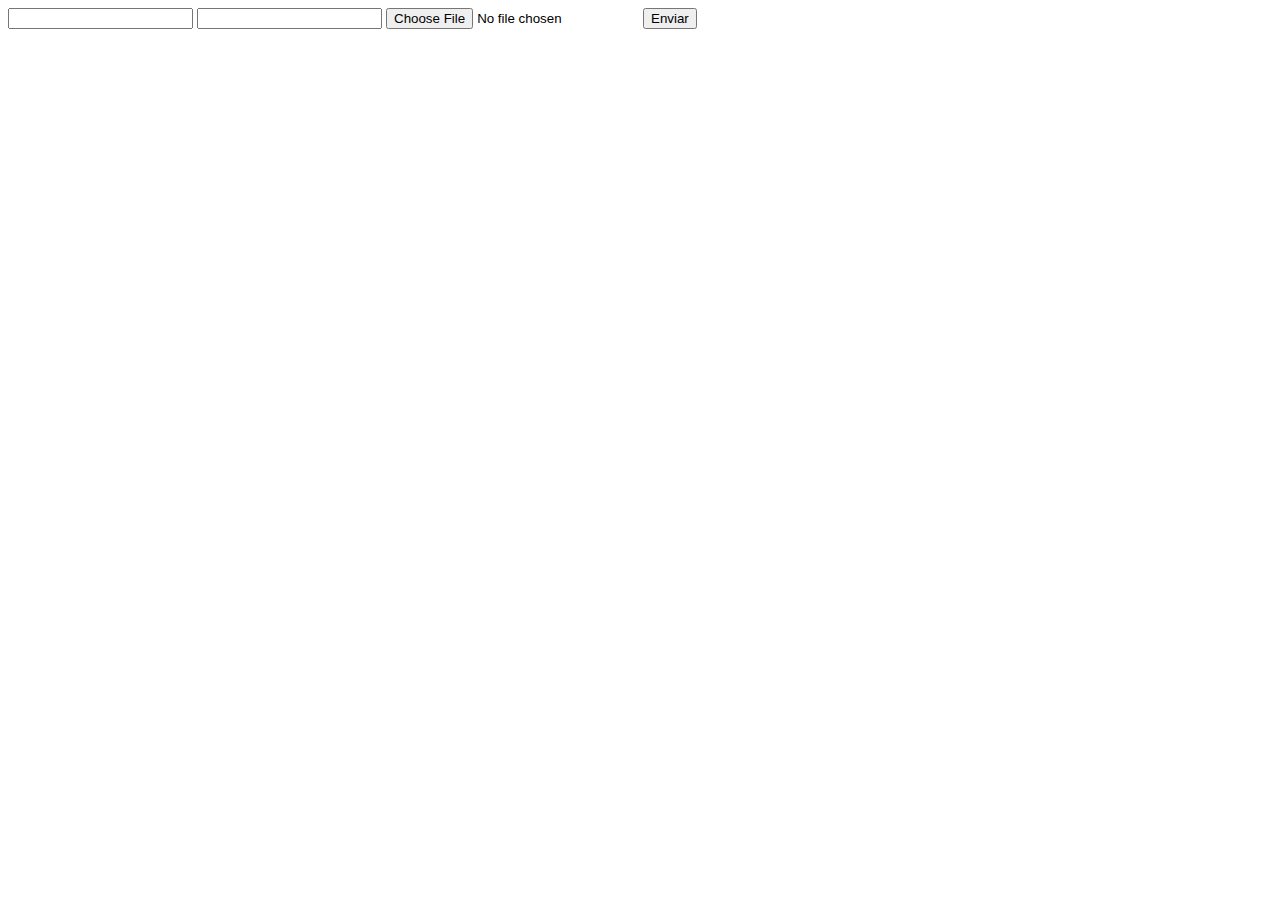
<file: site-celtics/DOCUMENTOS_DE_APOIO/exemplo_de_upload_de_arquivo/public/index.html>
<!DOCTYPE html>
<html lang="en">

<head>
  <meta charset="UTF-8">
  <meta http-equiv="X-UA-Compatible" content="IE=edge">
  <meta name="viewport" content="width=device-width, initial-scale=1.0">
  <title>Upload</title>
</head>

<body>

  <div>
    <input name="nome" id="nome" type="text" />
    <input name="email" id="email" type="url" />
    <input name="foto" id="foto" type="file" />
    <button onclick="enviar()">Enviar</button>
  </div>

  <div id="container"></div>
</body>

</html>

<script>
  function enviar() {
    const formData = new FormData();
    formData.append('foto', foto.files[0])
    formData.append('nome', nome.value)
    formData.append('email', email.value)

    fetch("/usuarios/cadastro", {
      method: "POST",
      body: formData
    })
      .then(res => {
        window.location = "./perfil.html"
      })
      .catch(err => {
        console.log(err);
      })
  }
</script>
</file>
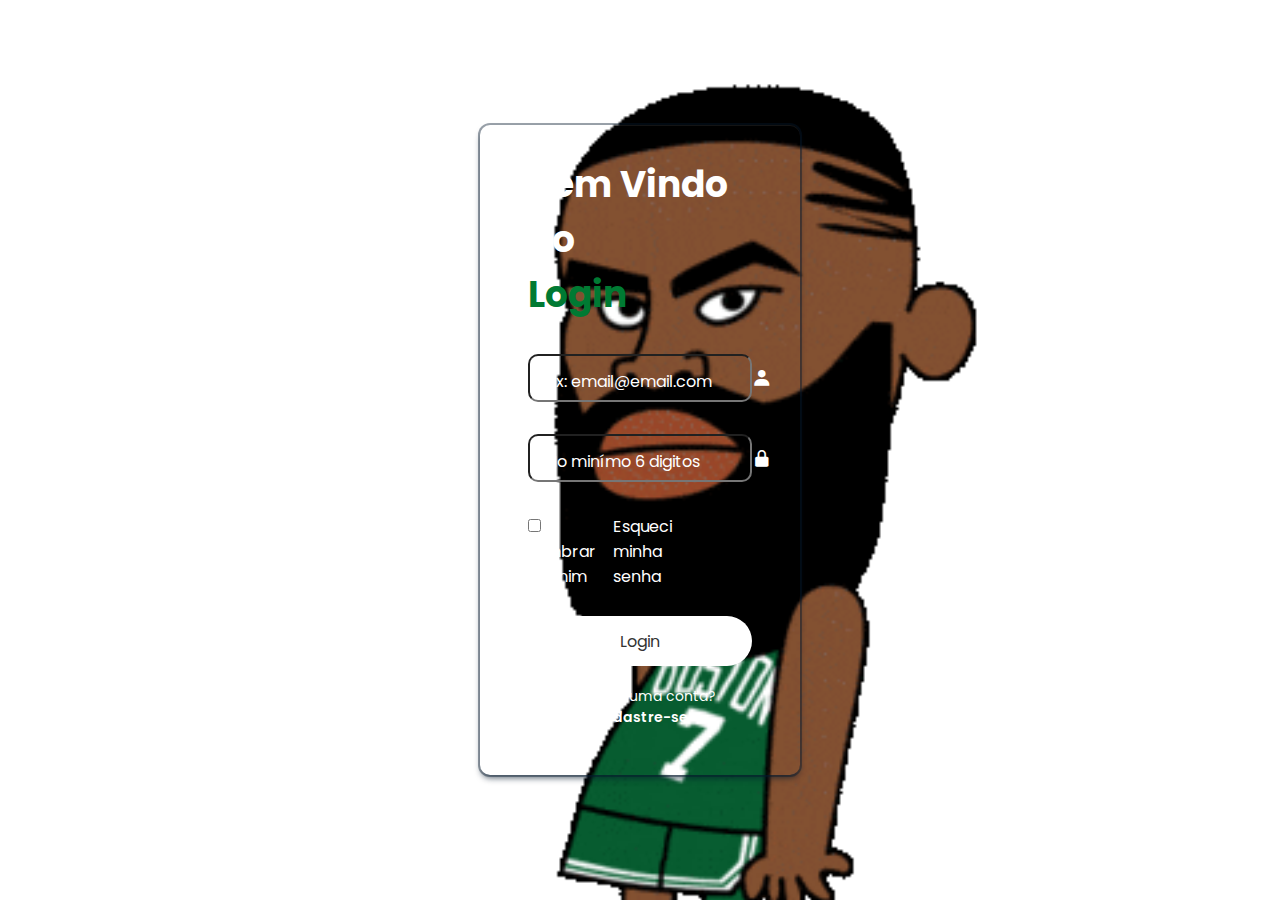
<file: Algoritmo/login.html>
<!DOCTYPE html>
<html lang="PT-BR">
  <head>
    <meta charset="UTF-8" />
    <meta name="viewport" content="width=device-width, initial-scale=1.0" />
    <link rel="stylesheet" href="login.css">
    <link rel="preconnect" href="https://fonts.googleapis.com">
<link rel="preconnect" href="https://fonts.gstatic.com" crossorigin>
<link href="https://fonts.googleapis.com/css2?family=Poppins:ital,wght@0,100;0,200;0,300;0,400;0,500;0,600;0,700;0,800;0,900;1,100;1,200;1,300;1,400;1,500;1,600;1,700;1,800;1,900&display=swap" rel="stylesheet">
    <link href="https://unpkg.com/boxicons@2.1.4/css/boxicons.min.css" rel="stylesheet" />

    <title>Login</title>
  </head>
  <body>
    <main class="container">
      <form>
        <h1>
          Bem Vindo ao
          <p style="color: #007A33;">Login</p>
        </h1>
        <div class="boxIpt">
          <input type="email" placeholder="ex: email@email.com" />
          <i class="bx bxs-user"></i>
        </div>
        <div class="boxIpt">
          <input type="password" placeholder="No minímo 6 digitos" />
          <i class="bx bxs-lock-alt"></i>
        </div>
        <div class="remember-forgot">
          <label for="">
            <input type="checkbox" />
                 Lembrar de mim
          </label>
          <a href="#">Esqueci minha senha</a>
        </div>
        <button type="submit" class="login">Login</button>
        <div class="linkCadastro">
            <p>Não tem uma conta? <a href="#"> Cadastre-se</a></p>
        </div>
      </form>
    </main>
  </body>
</html>
</file>
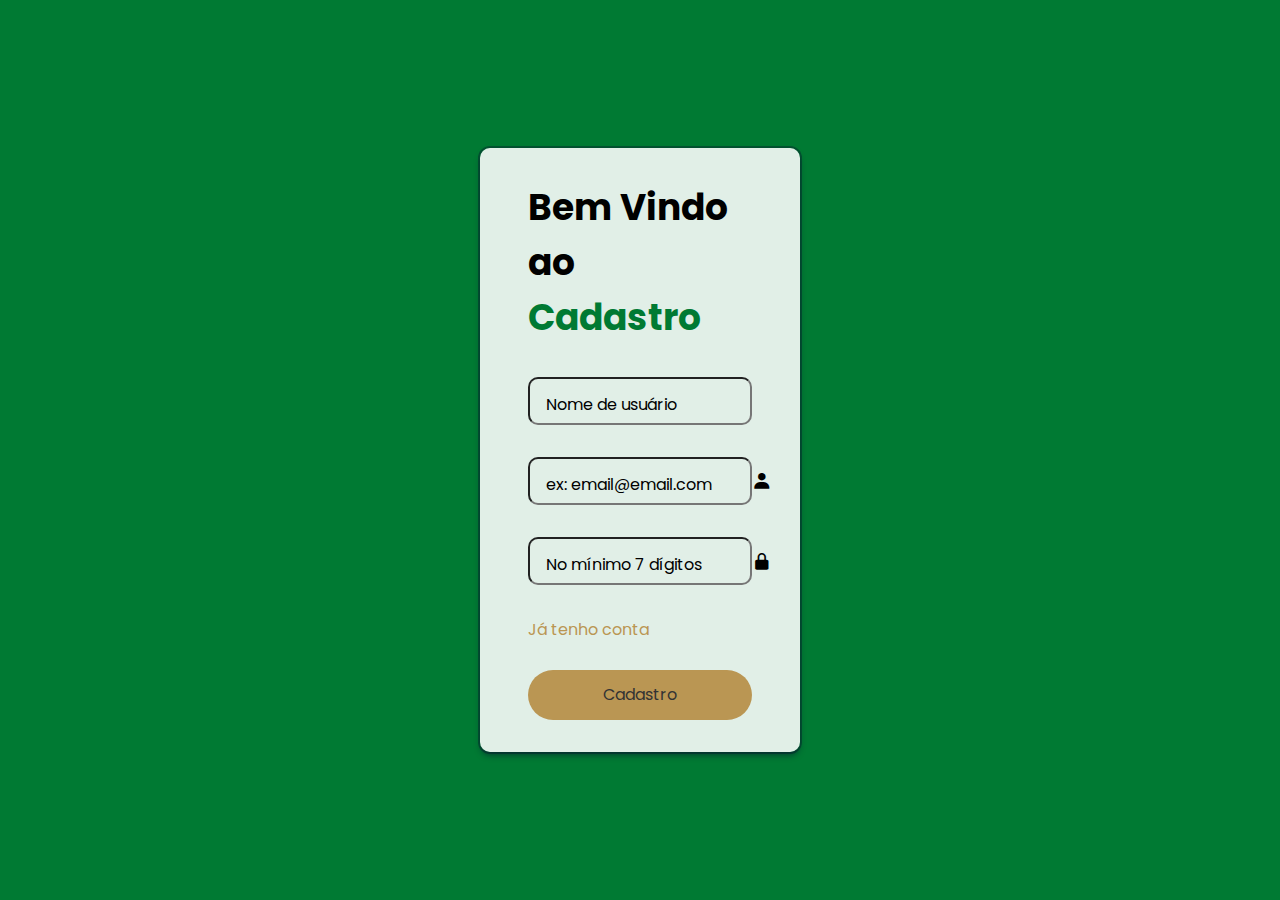
<file: site-celtics/public/cadastro1.html>
<!DOCTYPE html>
<html lang="PT-BR">
  <head>
    <meta charset="UTF-8" />
    <meta name="viewport" content="width=device-width, initial-scale=1.0" />
    <link rel="stylesheet" href="cadastro.css" />
    <link rel="preconnect" href="https://fonts.googleapis.com" />
    <link rel="preconnect" href="https://fonts.gstatic.com" crossorigin />
    <link
      href="https://fonts.googleapis.com/css2?family=Poppins:wght@300;400;500;600;700;800;900&display=swap"
      rel="stylesheet"
    />
    <link
      href="https://unpkg.com/boxicons@2.1.4/css/boxicons.min.css"
      rel="stylesheet"
    />
    <title>Cadastro</title>
  </head>
  <body>
    <main class="container">
      <form>
        <h1>
          Bem Vindo ao
          <p style="color: #007a33">Cadastro</p>
        </h1>
        <div class="boxIpt">
          <input type="text" id="nomeUser" placeholder="Nome de usuário" />
        </div>
        <div class="boxIpt">
          <input
            type="email"
            id="emailUser"
            placeholder="ex: email@email.com"
          />
          <i class="bx bxs-user"></i>
        </div>
        <div class="boxIpt">
          <input
            type="password"
            id="senhaUser"
            placeholder="No mínimo 7 dígitos"
          />
          <i class="bx bxs-lock-alt"></i>
        </div>

        <div class="remember-forgot">
          <a href="login1.html">Já tenho conta</a>
        </div>

        <button type="button" onclick="cadastrar()" class="cadastrobtn">
          Cadastro
        </button>
      </form>
    </main>
  </body>
</html>

<script>
  function cadastrar() {
    //  Pega os valores da input
    var nomeVar = nomeUser.value;
    var emailVar = emailUser.value;
    var senhaVar = senhaUser.value;

    // Pega o valor do html para mudar a cor da borda
    var iptNome = document.getElementById("nomeUser");
    var iptEmail = document.getElementById("emailUser");
    var iptSenha = document.getElementById("senhaUser");

    // Limpar erros antigos (Resetar a cor)
    iptNome.classList.remove("input-erro");
    iptEmail.classList.remove("input-erro");
    iptSenha.classList.remove("input-erro");

    // VALIDAÇÕES
    var erro = false;

    // Validação de Campos Vazios
    if (nomeVar == "" || emailVar == "" || senhaVar == "") {
      alert("Preencha todos os campos!");
      if (nomeVar == "") iptNome.classList.add("input-erro");
      if (emailVar == "") iptEmail.classList.add("input-erro");
      if (senhaVar == "") iptSenha.classList.add("input-erro");
      return false;
    }

    // Validação de Email (@)
    if (emailVar.indexOf("@") == -1) {
      alert("O email deve conter um '@' válido!");
      iptEmail.classList.add("input-erro");
      erro = true;
    }

    // Validação de Senha (> 6 caracteres)
    if (senhaVar.length <= 6) {
      alert("A senha deve ter mais de 6 caracteres!");
      iptSenha.classList.add("input-erro");
      erro = true;
    }

    // Validação de Nome
    if (nomeVar.length < 3) {
      alert("O nome deve ter pelo menos 3 caracteres!");
      iptNome.classList.add("input-erro");
      erro = true;
    }

    // Se encontrou algum erro, para aqui.
    if (erro) return false;

    // ENVIO PARA O BANCO
    fetch("/usuarios/cadastrar", {
      method: "POST",
      headers: {
        "Content-Type": "application/json",
      },
      body: JSON.stringify({
        nomeServer: nomeVar,
        emailServer: emailVar,
        senhaServer: senhaVar,
      }),
    })
      .then(function (resposta) {
        console.log("resposta: ", resposta);

        if (resposta.ok) {
          alert(
            "Cadastro realizado com sucesso! Redirecionando para o login..."
          );

          setTimeout(() => {
            window.location = "login1.html";
          }, 2000);
        } else {
          throw "Houve um erro ao tentar realizar o cadastro!";
        }
      })
      .catch(function (resposta) {
        console.log(`#ERRO: ${resposta}`);
        // Se der erro no servidor (ex: email duplicado), deixa vermelho também
        alert("Erro ao cadastrar. Verifique se o email já existe.");
        iptEmail.classList.add("input-erro");
      });

    return false;
  }
</script>
</file>
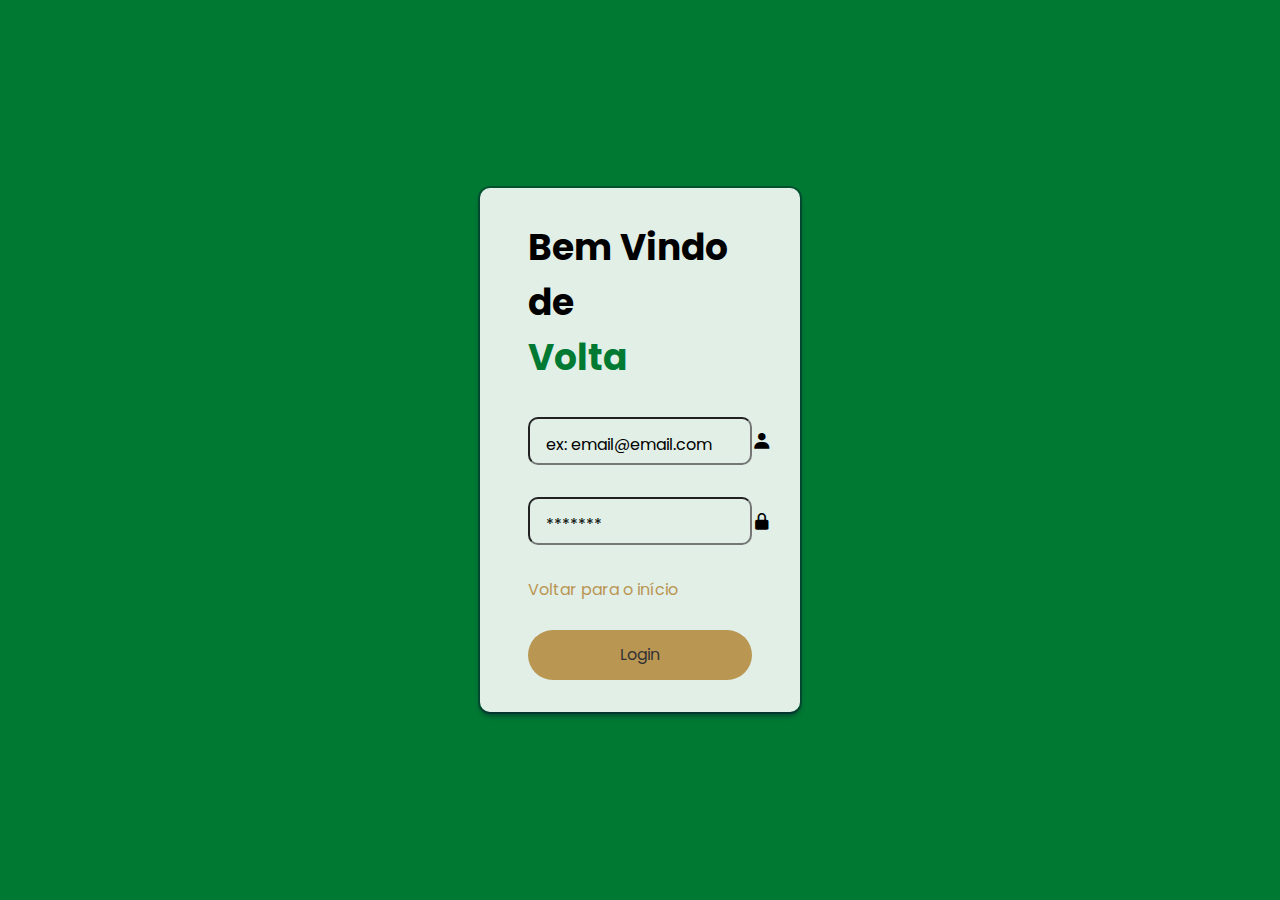
<file: site-celtics/public/login1.html>
<!DOCTYPE html>
<html lang="PT-BR">
  <head>
    <meta charset="UTF-8" />
    <meta name="viewport" content="width=device-width, initial-scale=1.0" />
    <link rel="stylesheet" href="login.css" />
    <link rel="preconnect" href="https://fonts.googleapis.com" />
    <link rel="preconnect" href="https://fonts.gstatic.com" crossorigin />
    <link
      href="https://fonts.googleapis.com/css2?family=Poppins:ital,wght@0,100;0,200;0,300;0,400;0,500;0,600;0,700;0,800;0,900;1,100;1,200;1,300;1,400;1,500;1,600;1,700;1,800;1,900&display=swap"
      rel="stylesheet"
    />
    <link
      href="https://unpkg.com/boxicons@2.1.4/css/boxicons.min.css"
      rel="stylesheet"
    />
    <title>Login</title>
  </head>
  <body>
    <main class="container">
      <form>
        <h1>
          Bem Vindo de
          <p style="color: #007a33">Volta</p>
        </h1>
        <div class="boxIpt">
          <input
            type="email"
            id="email_input"
            placeholder="ex: email@email.com"
          />
          <i class="bx bxs-user"></i>
        </div>
        <div class="boxIpt">
          <input type="password" id="senha_input" placeholder="*******" />
          <i class="bx bxs-lock-alt"></i>
        </div>
        <div class="remember-forgot">
          <a href="index.html">Voltar para o início</a>
        </div>
        <button onclick="entrar()" type="button" class="login">Login</button>
      </form>
    </main>
  </body>
</html>

<script>
  function entrar() {
    var emailVar = email_input.value;
    var senhaVar = senha_input.value;
    var iptEmail = document.getElementById("email_input");
    var iptSenha = document.getElementById("senha_input");

    // Limpa erros anteriores
    iptEmail.classList.remove("input-erro");
    iptSenha.classList.remove("input-erro");

    //  VALIDAÇÕES NOVAS 
    var erro = false;

    //  Validação de Email (Tem que ter @)
    if (emailVar.indexOf("@") == -1) {
      alert("O email precisa conter '@'!");
      iptEmail.classList.add("input-erro");
      erro = true;
    }

    //  Validação de Senha (Mais de 6 caracteres)
    if (senhaVar.length <= 6) {
      alert("A senha deve ter mais de 6 caracteres!");
      iptSenha.classList.add("input-erro");
      erro = true;
    }

    if (erro) return false; // Para aqui se tiver erro

    console.log("FORM LOGIN: ", emailVar);
    console.log("FORM SENHA: ", senhaVar);

    // Fetch para a API
    fetch("/usuarios/autenticar", {
      method: "POST",
      headers: { "Content-Type": "application/json" },
      body: JSON.stringify({ emailServer: emailVar, senhaServer: senhaVar }),
    })
      .then(function (resposta) {
        if (resposta.ok) {
          resposta.json().then((json) => {
            sessionStorage.EMAIL_USUARIO = json.email;
            sessionStorage.NOME_USUARIO = json.nome;
            sessionStorage.ID_USUARIO = json.id;
            sessionStorage.setItem("usuario_logado", "true");

            setTimeout(function () {
              window.location = "menu.html"; // Vai para o Menu
            }, 1000);
          });
        } else {
          alert("Email ou senha incorretos!");
          iptEmail.classList.add("input-erro");
          iptSenha.classList.add("input-erro");
        }
      })
      .catch(function (erro) {
        console.log(erro);
      });

    return false;
  }
</script>
</file>
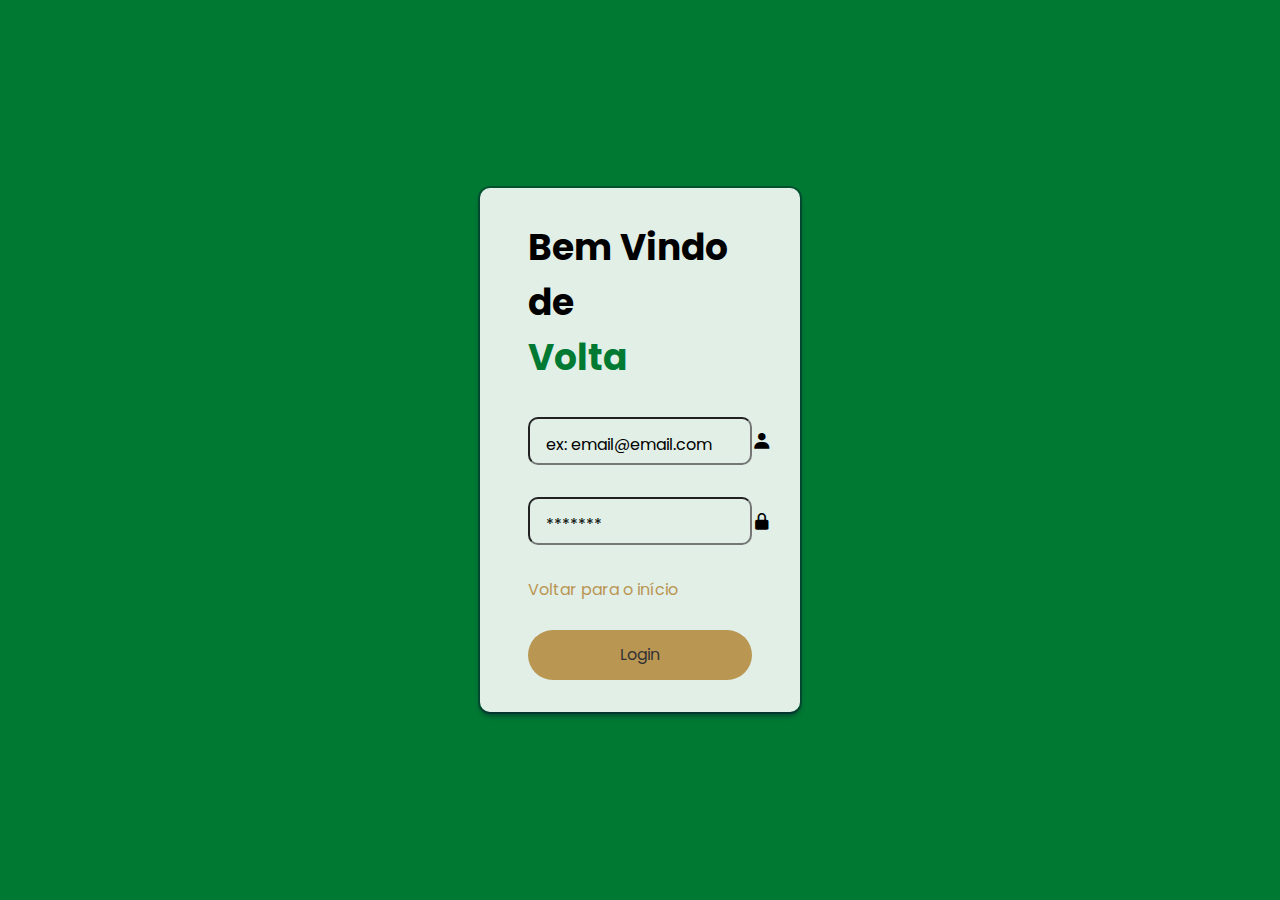
<file: site-celtics/public/menu.html>
<!DOCTYPE html>
<html lang="PT-BR">
<head>
    <meta charset="UTF-8">
    <meta name="viewport" content="width=device-width, initial-scale=1.0">
    <title>Área do Torcedor</title>
    <link rel="stylesheet" href="style.css">
    <style>
        body { background-color: #002b0f; color: white; }
        .menu-header { text-align: center; padding: 2rem; margin-top: 80px; }
        .welcome-msg { font-size: 2rem; margin-bottom: 1rem; }
        .welcome-msg span { color: var(--DouradoCeltics); }
        .jogos-wrapper { margin-bottom: 4rem; }
    </style>
</head>
<body>

    <header class="header">
        <section class="header-section">
            <nav class="navbar">
                <a href="index.html" class="logoC"><img src="img/LogoCeltics.png" height="70"></a>
                <a href="index.html">Voltar para Home</a>
                <a href="#" onclick="sair()" style="color: #ff4d4d;">Sair</a>
            </nav>
        </section>
    </header>

    <div class="menu-header">
        <h1 class="welcome-msg">Olá, <span id="b_usuario">Torcedor</span>!</h1>
        <p>Escolha um jogo para simular o resultado:</p>
    </div>

    <div class="jogos-wrapper">

        <div class="jogo-card">
            <img src="img/LogoAdv/PistonsLogo.png" class="oponente-logo">
            <div class="jogo-info">
                <h3>vs. Detroit Pistons</h3>
                <p>Qua., 26 Nov. - 19:00</p>
            </div>
            <a href="palpite.html?time=pistons" class="palpite-btn">Palpitar</a>
        </div>

        <div class="jogo-card">
            <img src="img/LogoAdv/WolvesLogo.png" class="oponente-logo">
            <div class="jogo-info">
                <h3>@ Minnesota Timberwolves</h3>
                <p>Sáb., 29 Nov. - 19:00</p>
            </div>
            <a href="palpite.html?time=wolves" class="palpite-btn">Palpitar</a>
        </div>

        <div class="jogo-card">
            <img src="img/LogoAdv/ClevelandLogo.png" class="oponente-logo">
            <div class="jogo-info">
                <h3>@ Cleveland Cavaliers</h3>
                <p>Dom., 30 Nov - 20:00</p>
            </div>
            <a href="palpite.html?time=cavaliers" class="palpite-btn">Palpitar</a>
        </div>

        <div class="jogo-card">
            <img src="img/LogoAdv/KnicksLogo.png" class="oponente-logo">
            <div class="jogo-info">
                <h3>vs. New York Knicks</h3>
                <p>Ter., 2 Dez. - 22:00</p>
            </div>
            <a href="palpite.html?time=knicks" class="palpite-btn">Palpitar</a>
        </div>

        <div class="jogo-card">
            <img src="img/LogoAdv/WizardsLogo.png" class="oponente-logo">
            <div class="jogo-info">
                <h3>@ Washington Wizards</h3>
                <p>Qui., 4 Dez. - 21:00</p>
            </div>
            <a href="palpite.html?time=wizards" class="palpite-btn">Palpitar</a>
        </div>

        <div class="jogo-card">
            <img src="img/LogoAdv/LakersLogo.png" class="oponente-logo">
            <div class="jogo-info">
                <h3>vs. Los Angeles Lakers</h3>
                <p>Sex., 5 Dez. - 21:00</p>
            </div>
            <a href="palpite.html?time=lakers" class="palpite-btn">Palpitar</a>
        </div>

    </div>

    <script>
        var nome = sessionStorage.NOME_USUARIO;
        if(!nome) {
            window.location.href = 'login1.html';
        } else {
            document.getElementById('b_usuario').innerHTML = nome;
        }

        function sair() {
            sessionStorage.clear();
            window.location.href = 'login1.html';
        }
    </script>

</body>
</html>
</file>
<file: site-celtics/public/style.css>
/* variáveis principais do projeto */
:root {
  --corCeltics: #007a33;
  --Branco: #ffffff;
  --DouradoCeltics: #ba9653;
  --nav-h: 110px;
  font-size: 16px;
}

html {
  scroll-behavior: smooth;
}

/* reset básico do site */
* {
  box-sizing: border-box;
  margin: 0;
  padding: 0;
  font-family: "Inter", sans-serif;
}

body {
  background: var(--corCeltics);
}

/* área inteira da navbar */
.header {
  position: fixed;
  top: 0;
  left: 0;
  width: 100%;
  height: var(--nav-h);
  background: var(--corCeltics);
  z-index: 999;
  display: flex;
  align-items: center;
  justify-content: center;
  border-bottom: 2px solid rgba(0, 0, 0, 0.2);
}

/* wrapper interno do header */
.header-section {
  width: 100%;
  display: flex;
  align-items: center;
  justify-content: center; 
  padding: 0 1rem; 
}

/* container principal da navbar */
.navbar {
  display: flex;
  align-items: center;
  gap: 2rem; 
}

/* estilização do logo */
.navbar .logoC img {
  height: 70px;
  width: auto;
  display: block;
}

/* links da navbar */
.navbar a {
  color: var(--Branco);
  text-decoration: none;
  font-weight: 700;
  font-size: 1.2rem; 
  white-space: nowrap;
  padding-bottom: 0.25rem;
  border-bottom: 3px solid transparent;
  transition: color 0.3s ease, border-color 0.3s ease;
}

/* remoção de efeito do link do logo */
.navbar a.logoC {
  border-bottom: none;
  padding-bottom: 0;
}
.navbar a.logoC:hover {
  border-bottom: none;
  background: none;
  color: var(--Branco);
}

/* hover nos links da navbar */
.navbar a:not(.logoC):hover {
  color: var(--DouradoCeltics);
  border-bottom-color: var(--DouradoCeltics);
}

/* GIF do Jaylen Brown na navbar */
.navbar-gif {
  height: 90px;
  width: auto;
  object-fit: contain;
  display: block;
}

/* seção de fundo com tatum e brown (home) */
.home-container {
  width: 100%;
  display: flex;
  margin-top: var(--nav-h);
  height: calc(100vh - var(--nav-h));
  overflow: hidden;
  background: #000;
}

/* containers de imagem da home */
.playerleft,
.playerright {
  flex: 1;
  height: 100%;
  overflow: hidden;
}

/* imagem do lado esquerdo */
.playerleft img {
  width: 100%;
  height: 100%;
  object-fit: cover;
  object-position: center 10%; 
  display: block;
}

/* imagem do lado direito */
.playerright img {
  width: 100%;
  height: 100%;
  object-fit: cover;
  object-position: center 25%;
  display: block;
}

/* título geral das seções */
.titulo {
  margin: 3rem 0;
  font-size: 6rem;
  color: var(--Branco);
  text-align: center;
}

/* container do elenco e seu fundo degradê */
.elenco .row {
  width: 100%;
  max-width: 1600px;
  margin: 4rem auto 0 auto;
  background: linear-gradient(
    90deg,
    #005a2e 0%,
    #007a33 30%,
    #1cb854 60%,
    #007a33 90%,
    #005a2e 100% 
  );
  padding: 3rem 1rem;
  display: flex;
  flex-wrap: wrap;
  justify-content: center;
  align-items: flex-start;
}

/* alinhamento da seção elenco */
.elenco {
  text-align: center;
  padding-bottom: 2rem;
}

/* card individual do jogador */
.card {
  display: block;
  margin: 4rem 1.5rem 1.5rem 1.5rem;
  width: 20rem;
  height: 13rem;
  background: var(--corCeltics);
  border-radius: 0 30px;
  border-bottom: 5px solid var(--DouradoCeltics);
  border-right: 5px solid var(--DouradoCeltics);
  text-align: center;
  color: var(--Branco); 
  position: relative;
  transition: transform 0.3s ease, box-shadow 0.3s ease;
  text-decoration: none; 
}

/* hover do card */
.card:hover {
  transform: translateY(-8px);
  box-shadow: 0 10px 20px rgba(0, 0, 0, 0.4);
}

/* imagem dentro do card */
.card img {
  width: 11rem;
  height: 9rem;
  object-fit: cover;
  object-position: center top;
  margin: 0 auto;
  display: block;
  margin-top: -3.5rem;
  position: relative;
  z-index: 2;
}

/* nome do jogador */
.card h2 {
  padding-top: 1rem;
  font-size: 1.1rem;
  font-weight: 700;
}

/* posição do jogador */
.card p {
  font-size: 0.9rem;
  color: #ccc;
}

/* seção inteira dos títulos (linha do tempo) */
.titulos-section {
  width: 100%;
  padding: 3rem 0;
  background-color: #00441b;
}

/* título da linha do tempo */
.titulos-section h1 {
  font-size: 6rem;
}

/* container central da linha do tempo */
.timeline-container {
  width: 100%;
  max-width: 1200px;
  margin: 0 auto;
  padding: 2rem 0;
  position: relative;
}

/* linha vertical dourada */
.timeline-container::after {
  content: '';
  position: absolute;
  top: 0;
  bottom: 0;
  left: 50%;
  width: 6px;
  transform: translateX(-50%);
  background-color: var(--DouradoCeltics);
}

/* bloco de cada evento */
.timeline-event {
  padding: 10px 40px;
  width: 50%;
  position: relative;
}

/* evento do lado esquerdo */
.timeline-event.left {
  left: 0;
  text-align: right;
}

/* evento do lado direito */
.timeline-event.right {
  left: 50%;
  text-align: left;
}

/* bolinha dourada da timeline */
.timeline-event::after {
  content: '';
  position: absolute;
  width: 20px;
  height: 20px;
  top: 200px;
  background-color: var(--DouradoCeltics);
  border-radius: 50%;
  border: 4px solid #00441b;
  z-index: 10;
}

/* posição da bolinha esquerda */
.timeline-event.left::after {
  right: 0;
  transform: translateX(50%);
}

/* posição da bolinha direita */
.timeline-event.right::after {
  left: 0;
  transform: translateX(-50%);
}

/* conteúdo interno da caixa da timeline */
.timeline-content {
  padding: 20px 30px;
  background-color: var(--corCeltics);
  border: 3px solid var(--DouradoCeltics);
  border-radius: 10px;
  position: relative;
}

/* ano do título */
.timeline-content h2 {
  font-size: 2rem;
  font-weight: 700;
  color: var(--DouradoCeltics);
}

/* texto do título */
.timeline-content p {
  font-size: 1rem;
  color: var(--Branco);
  margin-top: 5px;
}

/* imagem do título */
.timeline-content img {
  width: 100%;
  height: auto;
  margin-top: 15px;
  margin-bottom: 15px;
  border-radius: 5px;
  border: 2px solid var(--DouradoCeltics);
}

/* card dos highlights de vídeo */
.highlight-card {
  display: block;
  position: relative;
  border: 4px solid var(--DouradoCeltics);
  border-radius: 10px;
  overflow: hidden;
  margin-bottom: 2rem;
  max-width: 700px;
  margin: 1rem auto 2rem auto;
}

/* thumb do highlight */
.highlight-card img {
  width: 100%;
  height: 100%;
  object-fit: cover;
  justify-content: center;
  align-items: center;
  border: var(--DouradoCeltics);
  display: block;
  transition: transform 0.3s ease;
}

/* ícone de play no highlight */
.play-icon {
  position: absolute;
  top: 50%;
  left: 50%;
  transform: translate(-50%, -50%);
  font-size: 40px;
  color: white;
  background-color: rgba(0, 0, 0, 0.6);
  width: 80px;
  height: 80px;
  border-radius: 50%;
  display: flex;
  align-items: center;
  justify-content: center;
  text-shadow: 0 0 10px black;
  transition: all 0.3s ease;
}

/* hover do highlight */
.highlight-card:hover img {
  transform: scale(1.05);
}
.highlight-card:hover .play-icon {
  background-color: rgba(0, 0, 0, 0.8);
  transform: translate(-50%, -50%) scale(1.1);
}

/* texto da descrição dos vídeos */
.video-descricao {
  font-size: 1rem;
  color: #ccc;
  line-height: 1.5;
  margin-bottom: 1rem;
  text-align: center;
}

/* título dos vídeos */
.video-titulo {
  font-size: 1.5rem;
  font-weight: 700;
  color: var(--DouradoCeltics);
  margin-top: 2rem;
  margin-bottom: 0.5rem;
  text-align: center;
}

/* seção de próximos jogos */
.jogos-section {
  width: 100%;
  padding: 3rem 0;
  background-color: #002b0f;
}

/* wrapper central dos jogos */
.jogos-wrapper {
  max-width: 900px;
  margin: 0 auto;
  padding: 0 1rem;
}

/* título da seção jogos */
.jogos-wrapper h1 {
  color: white;
  font-size: 3rem;
  margin-bottom: 2rem;
}

/* card de cada jogo */
.jogo-card {
  display: flex;
  align-items: center;
  justify-content: space-between;
  background-color: var(--corCeltics);
  border: 3px solid var(--DouradoCeltics);
  border-radius: 10px;
  padding: 1rem;
  margin-bottom: 1.5rem;
}

/* logo do time adversário */
.oponente-logo {
  height: 50px;
  width: 50px;
  object-fit: contain;
  margin-right: 1rem;
}

/* texto do card de jogo */
.jogo-info {
  flex-grow: 1;
  text-align: left;
  color: var(--Branco);
}

/* nome dos times */
.jogo-info h3 {
  font-size: 1.2rem;
  font-weight: 700;
  margin: 0;
}

/* data do jogo */
.jogo-info p {
  font-size: 0.9rem;
  color: var(--Branco);
  margin: 0;
}

/* botão de palpitar */
.palpite-btn {
  background-color: var(--DouradoCeltics);
  color: #000; 
  font-weight: 700;
  font-size: 1rem;
  text-decoration: none;
  padding: 12px 20px;
  border-radius: 5px;
  transition: all 0.3s ease;
  margin-left: 1rem;
}

/* hover no botão de palpite */
.palpite-btn:hover {
  background-color: var(--Branco);
  color: var(--corCeltics);
  transform: scale(1.05);
}
</file>
<file: Algoritmo/login.css>
* {
    margin: 0;
    padding: 0;
    box-sizing: border-box;
    font-family: "Poppins", sans-serif;
}

body{
    display: flex;
    justify-content: center;
    align-items: center;
    min-height: 100vh;
    background-image: url(img/JaylenBrown\ GIF.gif);
   background-size: cover;
   background-position: center;
}

.container{
    width: 20rem;
    background-color: transparent;
    border: 1rem solid rgba(255, 255, 255 .2);
    border-radius: 10px;
    color: white;
    padding: 2rem 3rem;
    box-shadow: rgba(6, 24, 44, 0.4) 0px 0px 0px 2px, rgba(6, 24, 44, 0.65) 0px 4px 6px -1px, rgba(255, 255, 255, 0.08) 0px 1px 0px inset;
}

.container h1{
    font-size: 36px;
    align-items: center;
}

.boxIpt{
    position: relative;
    width: 100%;
    height: 3rem;
    margin: 2rem 0;
}

.boxIpt input{
    width: 100%;
    height: 100%;
    background-color: transparent;
    border-radius: 10px;
    border: 2px solid rgba(255, 255, 255 .2);
    outline: none;
    font-size: 16px;
    color: white;
    padding: 0.4rem 0rem 0rem 1rem;
}

.boxIpt input::placeholder{
    color: white;
}

.boxIpt i{
    position: absolute;
    height: 1rem;
    font-size: 20px;
    top: 50%;
    transform: translateY(-60%);
}

.remember-forgot{
    display: flex;
    justify-content: space-between;
    margin: 0.6rem 3rem 1.7rem 0rem ;
}

.remember-forgot label input{
    accent-color: #fff;
    margin-right: 5px
}

.remember-forgot a{
    text-decoration: none;
    color: white;
}
.remember-forgot a:hover{
    text-decoration: underline;
}

.login{
    width: 100%;
    height: 50px;
    background-color: white;
    border: none;
    border-radius: 40px;
    cursor: pointer;
    font-size: 16px;
    color: #333;
    font-weight: 600px rgba(255, 255, 255 .2);
}

.login:hover{
    background-color: #007a33;
    border: none;
    color: white;
    transition: 0.5s;
}

.linkCadastro{
    font-size: 14px;
    text-align: center;
    margin: 20px 0 15px;
}

.linkCadastro a{
    text-decoration: none;
    color: white;
    font-weight: 600;
}
.linkCadastro a:hover{
    text-decoration: underline;
    color: #ba9653;
}
</file>
<file: site-celtics/public/cadastro.css>
* {
    margin: 0;
    padding: 0;
    box-sizing: border-box;
    font-family: "Poppins", sans-serif;
}

body{
    display: flex;
    justify-content: center;
    align-items: center;
    min-height: 100vh;
    background-color:#007a33;
   background-size: cover;
   background-position: center;
}

.container{
    width: 20rem;
    background-color:  rgba(255, 255, 255, 0.884);
    border: 1rem solid rgba(255, 255, 255 .2);
    border-radius: 10px;
    color: black;
    padding: 2rem 3rem;
    box-shadow: rgba(6, 24, 44, 0.4) 0px 0px 0px 2px, rgba(6, 24, 44, 0.65) 0px 4px 6px -1px, rgba(255, 255, 255, 0.08) 0px 1px 0px inset;
}

.container h1{
    font-size: 36px;
    align-items: center;
}

.boxIpt{
    position: relative;
    width: 100%;
    height: 3rem;
    margin: 2rem 0;
    
}

.boxIpt input{
    width: 100%;
    height: 100%;
    background-color: transparent;
    border-radius: 10px;
    border: 2px solid rgba(255, 255, 255 .2);
    outline: none;
    font-size: 16px;
    color: black;
    padding: 0.4rem 0rem 0rem 1rem;
}

.boxIpt input::placeholder{
    color: black;
}

.boxIpt i{
    position: absolute;
    height: 1rem;
    font-size: 20px;
    top: 50%;
    transform: translateY(-60%);
}

.remember-forgot{
    display: flex;
    justify-content: space-between;
    margin: 0.6rem 3rem 1.7rem 0rem ;
}

.remember-forgot label input{
    accent-color: black;
    margin-right: 5px
}

.remember-forgot a{
    text-decoration: none;
    color: #ba9653;
}
.remember-forgot a:hover{
    text-decoration: underline;
    color: #ba9653;
}

.cadastrobtn{
    width: 100%;
    height: 50px;
    background-color: #ba9653;
    border: none;
    border-radius: 40px;
    cursor: pointer;
    font-size: 16px;
    color: #333;
    font-weight: 600px rgba(255, 255, 255 .2);
}

.cadastrobtn:hover{
    background-color: #007a33;
    border: none;
    color: white;
    transition: 0.5s;
}

.linkCadastro{
    font-size: 14px;
    text-align: center;
    margin: 20px 0 15px;
}

.linkCadastro a{
    text-decoration: none;
    color: white;
    font-weight: 600;
}
.linkCadastro a:hover{
    text-decoration: underline;
    color: #ba9653;
}

/* Classe para indicar erro no input (Borda Vermelha) */
.input-erro {
    border: 2px solid #ff4d4d !important;
    animation: shake 0.3s;
}

@keyframes shake {
    0% { transform: translateX(0); }
    25% { transform: translateX(-5px); }
    50% { transform: translateX(5px); }
    75% { transform: translateX(-5px); }
    100% { transform: translateX(0); }
}
</file>
<file: site-celtics/public/login.css>
* {
    margin: 0;
    padding: 0;
    box-sizing: border-box;
    font-family: "Poppins", sans-serif;
}

body{
    display: flex;
    justify-content: center;
    align-items: center;
    min-height: 100vh;
    background-color:#007a33;
   background-size: cover;
   background-position: center;
}

.container{
    width: 20rem;
    background-color:  rgba(255, 255, 255, 0.884);
    border: 1rem solid rgba(255, 255, 255 .2);
    border-radius: 10px;
    color: black;
    padding: 2rem 3rem;
    box-shadow: rgba(6, 24, 44, 0.4) 0px 0px 0px 2px, rgba(6, 24, 44, 0.65) 0px 4px 6px -1px, rgba(255, 255, 255, 0.08) 0px 1px 0px inset;
}

.container h1{
    font-size: 36px;
    align-items: center;
}

.boxIpt{
    position: relative;
    width: 100%;
    height: 3rem;
    margin: 2rem 0;
}

.boxIpt input{
    width: 100%;
    height: 100%;
    background-color: transparent;
    border-radius: 10px;
    border: 2px solid rgba(255, 255, 255 .2);
    outline: none;
    font-size: 16px;
    color: black;
    padding: 0.4rem 0rem 0rem 1rem;
}

.boxIpt input::placeholder{
    color: black;
}

.boxIpt i{
    position: absolute;
    height: 1rem;
    font-size: 20px;
    top: 50%;
    transform: translateY(-60%);
}

.remember-forgot{
    display: flex;
    justify-content: space-between;
    margin: 0.6rem 3rem 1.7rem 0rem ;
}

.remember-forgot label input{
    accent-color: black;
    margin-right: 5px
}

.remember-forgot a{
    text-decoration: none;
    color: #ba9653;
}
.remember-forgot a:hover{
    text-decoration: underline;
    color: #ba9653;
}

.login{
    width: 100%;
    height: 50px;
    background-color: #ba9653;
    border: none;
    border-radius: 40px;
    cursor: pointer;
    font-size: 16px;
    color: #333;
    font-weight: 600px rgba(255, 255, 255 .2);
}

.login:hover{
    background-color: #007a33;
    border: none;
    color: white;
    transition: 0.5s;
}

.linkCadastro{
    font-size: 14px;
    text-align: center;
    margin: 20px 0 15px;
}

.linkCadastro a{
    text-decoration: none;
    color: white;
    font-weight: 600;
}
.linkCadastro a:hover{
    text-decoration: underline;
    color: #ba9653;
}

/* Classe para indicar erro no input */
.input-erro {
    border: 2px solid #ff4d4d !important; /* Vermelho forte */
}
</file>
<file: Algoritmo/style.css>
:root {
  --corCeltics: #007a33;
  --Branco: #ffffff;
  --DouradoCeltics: #ba9653;
  --nav-h: 110px;
  font-size: 16px;
}

html {
  scroll-behavior: smooth;
}

/* reset simples */
* {
  box-sizing: border-box;
  margin: 0;
  padding: 0;
  font-family: "Inter", sans-serif;
}

body {
  background: var(--corCeltics);
}

/* NAVBAR  */
.header {
  position: fixed;
  top: 0;
  left: 0;
  width: 100%;
  height: var(--nav-h);
  background: var(--corCeltics);
  z-index: 999;
  display: flex;
  align-items: center;
  justify-content: center;
  border-bottom: 2px solid rgba(0, 0, 0, 0.2);
}

/* wrapper interno */
.header-section {
  width: 100%;
  display: flex;
  align-items: center;
  justify-content: center; 
  padding: 0 1rem; 
}

/* navbar (links/gif) */
.navbar {
  display: flex;
  align-items: center;
  gap: 2rem; 
}

/* Estiliza o logo */
.navbar .logoC img {
  height: 70px;
  width: auto;
  display: block;
}

/* links da navbar */
.navbar a {
  color: var(--Branco);
  text-decoration: none;
  font-weight: 700;
  font-size: 1.2rem; 
  white-space: nowrap;
  padding-bottom: 0.25rem;
  border-bottom: 3px solid transparent;
  transition: color 0.3s ease, border-color 0.3s ease;
}

.navbar a.logoC {
  border-bottom: none;
  padding-bottom: 0;
}
.navbar a.logoC:hover {
  border-bottom: none;
  background: none;
  color: var(--Branco);
}

/* Efeito hover apenas para os links de texto */
.navbar a:not(.logoC):hover {
  color: var(--DouradoCeltics);
  border-bottom-color: var(--DouradoCeltics);
}

/* GIF Jaylen Brown */
.navbar-gif {
  height: 90px;
  width: auto;
  object-fit: contain;
  display: block;
}

/* Hero */
.home-container {
  width: 100%;
  display: flex;
  margin-top: var(--nav-h);
  height: calc(100vh - var(--nav-h));
  overflow: hidden;
  background: #000;
}

.playerleft,
.playerright {
  flex: 1;
  height: 100%;
  overflow: hidden;
}

.playerleft img {
  width: 100%;
  height: 100%;
  object-fit: cover;
  object-position: center 10%; 
  display: block;
}
.playerright img {
  width: 100%;
  height: 100%;
  object-fit: cover;
  object-position: center 25%;
  display: block;
}

/* SEÇÃO ELENCO  */
.titulo {
  margin: 3rem 0;
  font-size: 6rem;
  color: var(--Branco);
  text-align: center;
}

.elenco .row {
  width: 100%;
  max-width: 1600px;
  margin: 4rem auto 0 auto;
  background: linear-gradient(
    90deg,
    #005a2e 0%,
     #007a33 30%,
     #1cb854 60%,
     #007a33 90%,
     #005a2e 100% 
  );
  padding: 3rem 1rem;
  display: flex;
  flex-wrap: wrap;
  justify-content: center;
  align-items: flex-start;
}

.elenco {
  text-align: center;
  padding-bottom: 2rem;
}

/* CARDS */
.card {
  display: block;
  margin: 4rem 1.5rem 1.5rem 1.5rem;
  width: 20rem;
  height: 13rem;
  background: var(--corCeltics);
  border-radius: 0 30px;
  border-bottom: 5px solid var(--DouradoCeltics);
  border-right: 5px solid var(--DouradoCeltics);
  text-align: center;
  color: var(--Branco); 
  position: relative;
  transition: transform 0.3s ease, box-shadow 0.3s ease;
  text-decoration: none; 
}
.card:hover {
  transform: translateY(-8px);
  box-shadow: 0 10px 20px rgba(0, 0, 0, 0.4);
}
.card img {
  width: 11rem;
  height: 9rem;
  object-fit: cover;
  object-position: center top;
  margin: 0 auto;
  display: block;
  margin-top: -3.5rem;
  position: relative;
  z-index: 2;
}

.card h2 {
  padding-top: 1rem;
  font-size: 1.1rem;
  font-weight: 700;
}

.card p {
  font-size: 0.9rem;
  color: #ccc;
}
 /* LINHA DO TEMPO */

.titulos-section{
  width: 100%;
  padding: 3rem 0;
  background-color: #00441b;
}

.titulos-section h1{
  font-size: 6rem;
}

.timeline-container{
  width: 100%;
  max-width: 1200px;
  margin: 0 auto;
  padding: 2rem 0;
  position: relative;
}

.timeline-container::after{
  content: '';
  position: absolute;
  top: 0;
  bottom: 0;
  left: 50%;
  width: 6px;
  transform: translateX(-50%);
  background-color: var(--DouradoCeltics);
}

.timeline-event{
  padding: 10px 40px;
  width: 50%;
  position: relative;
}

.timeline-event.left{
  left: 0;
  text-align: right;
}

.timeline-event.right{
  left: 50%;
  text-align: left;
}

.timeline-event::after{
  content: '';
  position: absolute;
  width: 20px;
  height: 20px;
  top: 200px;
  background-color: var(--DouradoCeltics);
  border-radius: 50%;
  border: 4px solid #00441b;
  z-index: 10;
}

.timeline-event.left::after{
right: 0;
  transform: translateX(50%);
}

.timeline-event.right::after{
  left: 0;
  transform: translateX(-50%);
}

.timeline-content{
  padding: 20px 30px;
  background-color: var(--corCeltics);
  border: 3px solid var(--DouradoCeltics);
  border-radius: 10px;
  position: relative;
}

.timeline-content h2{
  font-size: 2rem;
  font-weight: 700;
  color: var(--DouradoCeltics);
}

.timeline-content p{
  font-size: 1rem;
  color: var(--Branco);
  margin-top: 5px;
}

.timeline-content img{
  width: 100%;
  height: auto;
  margin-top: 15px;
  margin-bottom: 15px;
  border-radius: 5px;
  border: 2px solid var(--DouradoCeltics);
}
.highlight-card{
  display: block;
  position: relative;
  border: 4px solid var(--DouradoCeltics);
  border-radius: 10px;
  overflow: hidden;
  margin-bottom: 2rem;
  max-width: 700px;
  margin: 1rem auto 2rem auto;
  
}

.highlight-card img{
  width: 100%;
  height: 100%;
  object-fit: cover;
  justify-content: center;
  align-items: center;
  border:  var(--DouradoCeltics);
  display: block;
  transition: transform 0.3s ease;
}

.play-icon{
  position: absolute;
  top: 50%;
  left: 50%;
  transform: translate(-50%, -50%);
  font-size: 40px;
  color: white;
  background-color: rgba(0, 0, 0, 0.6);
  width: 80px;
  height: 80px;
  border-radius: 50%;
  display: flex;
  align-items: center;
  justify-content: center;
  text-shadow: 0 0 10px black;
  transition: all 0.3s ease;
}

.highlight-card:hover img{
  transform: scale(1.05);
}

.highlight-card:hover .play-icon{
  background-color: rgba(0, 0, 0, 0.8);
  transform: translate(-50%, -50%) scale(1.1);
}

.video-descricao{
  font-size: 1rem;
  color: #ccc;
  line-height: 1.5;
  margin-bottom: 1rem;
  text-align: center;
}

.video-titulo{
  font-size: 1.5rem;
  font-weight: 700;
  color: var(--DouradoCeltics);
  margin-top: 2rem;
  margin-bottom: 0.5rem;
  text-align: center;
}

.jogos-section{
  width: 100%;
  padding: 3rem 0;
  background-color: #002b0f;
}

.jogos-wrapper{
  max-width: 900px;
  margin: 0 auto;
  padding: 0 1rem;
}

.jogos-wrapper h1{
  color: white;
  font-size: 3rem;
  margin-bottom: 2rem;
}

.jogo-card{
  display: flex;
  align-items: center;
  justify-content: space-between;
  background-color: var(--corCeltics);
  border: 3px solid var(--DouradoCeltics);
  border-radius: 10px;
  padding: 1rem;
  margin-bottom: 1.5rem;
}

.oponente-logo{
  height: 50px;
  width: 50px;
  object-fit: contain;
  margin-right: 1rem;
}

.jogo-info{
  flex-grow: 1;
  text-align: left;
  color: var(--Branco);
}

.jogo-info h3{
  font-size: 1.2rem;
  font-weight: 700;
  margin: 0;
}

.jogo-info p{
  font-size: 0.9rem;
  color: var(--Branco);
  margin: 0;
}

.palpite-btn {
  background-color: var(--DouradoCeltics);
  color: #000; 
  font-weight: 700;
  font-size: 1rem;
  text-decoration: none;
  padding: 12px 20px;
  border-radius: 5px;
  transition: all 0.3s ease;
  margin-left: 1rem;
}

.palpite-btn:hover{
  background-color: var(--Branco);
  color: var(--corCeltics);
  transform: scale(1.05);
}
</file>
